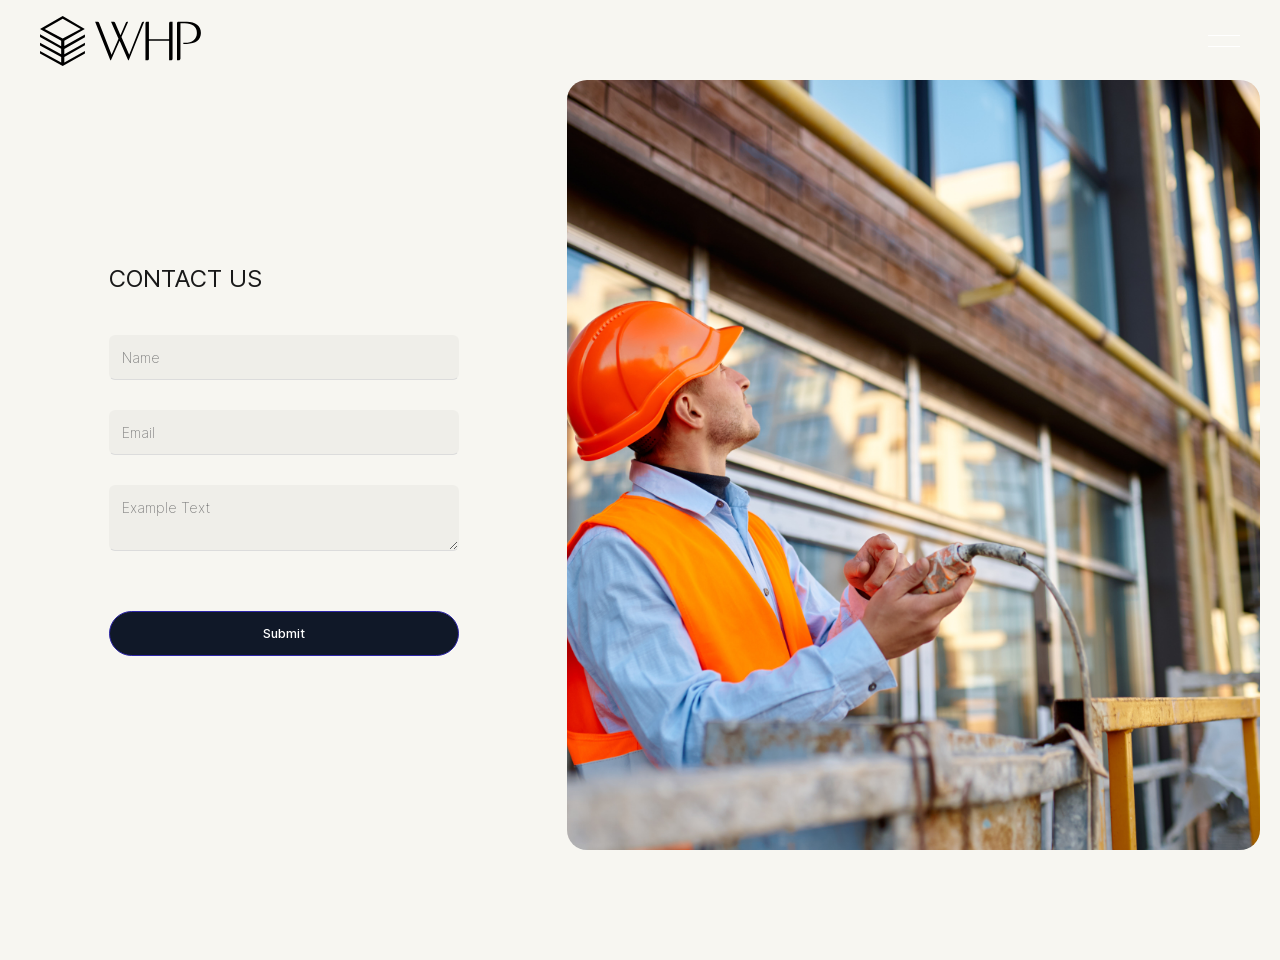
<file: contact-us.html>
<!DOCTYPE html><!--  This site was created in Webflow. https://webflow.com  --><!--  Last Published: Mon Feb 02 2026 16:21:57 GMT+0000 (Coordinated Universal Time)  -->
<html data-wf-page="6920bdbb45558d5114c86cbe" data-wf-site="6920bdbb45558d5114c86cc0">
<head>
  <meta charset="utf-8">
  <title>Contact Us | WHP</title>
  <meta content="Contact Us | WHP" property="og:title">
  <meta content="https://cdn.prod.website-files.com/68add83f57b849f5ed9aeae1/68af40e165438b50f4dada1c_WHP%20Open%20Graph%20Image.webp" property="og:image">
  <meta content="Contact Us | WHP" property="twitter:title">
  <meta content="https://cdn.prod.website-files.com/68add83f57b849f5ed9aeae1/68af40e165438b50f4dada1c_WHP%20Open%20Graph%20Image.webp" property="twitter:image">
  <meta content="width=device-width, initial-scale=1" name="viewport">
  <meta content="Webflow" name="generator">
  <link href="css/normalize.css" rel="stylesheet" type="text/css">
  <link href="css/webflow.css" rel="stylesheet" type="text/css">
  <link href="css/whp2.webflow.css" rel="stylesheet" type="text/css">
  <script type="text/javascript">!function(o,c){var n=c.documentElement,t=" w-mod-";n.className+=t+"js",("ontouchstart"in o||o.DocumentTouch&&c instanceof DocumentTouch)&&(n.className+=t+"touch")}(window,document);</script>
  <link href="images/favicon.webp" rel="shortcut icon" type="image/x-icon">
  <link href="images/webclip.webp" rel="apple-touch-icon">
</head>
<body>
  <div class="main-wrapper">
    <section class="section-2">
      <div class="content-wrap">
        <div class="left">
          <div class="form-block w-form">
            <form id="email-form" name="email-form" data-name="Email Form" action="https://formsubmit.co/INFO@WESTERNHP.COM" method="post" data-ms-form="signup" class="form" data-wf-page-id="6920bdbb45558d5114c86cbe" data-wf-element-id="91ee47fd-300c-c9fd-6f74-1b83f9224c49">
              <div class="form-wrap">
                <div class="form-label">
                  <h1 class="heading-style-h4">Contact Us</h1>
                </div>
                <div class="field-wrap"><input class="text-field w-input" maxlength="256" name="Name" data-name="Name" placeholder="Name" type="text" id="Name-4" data-ms-member="name"><input class="text-field w-input" maxlength="256" name="Email" data-name="Email" placeholder="Email" type="email" id="Email" data-ms-member="email"><textarea id="field" name="field" maxlength="5000" data-name="Field" placeholder="Example Text" class="text-field w-input"></textarea></div>
                <div class="links-wrap"><input type="submit" data-wait="Please wait..." class="button-2 w-button" value="Submit"></div>
              </div>
              <div class="space"></div>
            </form>
            <div class="w-form-done">
              <div>Thank you! Your submission has been received!</div>
            </div>
            <div class="w-form-fail">
              <div>Oops! Something went wrong while submitting the form.</div>
            </div>
          </div>
        </div>
        <div class="right contact"></div>
      </div>
    </section>
    <div data-animation="over-right" class="navbar w-nav" data-easing2="ease-out-quart" data-easing="ease-out-quart" data-collapse="all" data-w-id="7db522e6-ec44-21a3-9107-5afbcbb8b5b4" role="banner" data-no-scroll="1" data-duration="600" id="hero" data-doc-height="1">
      <div class="container-navbar">
        <a href="index.html" class="navbar-brand w-nav-brand"><img src="images/WHP-LOGO-BLACK.svg" loading="lazy" alt=""></a>
        <link rel="prefetch" href="/">
        <nav role="navigation" class="navbar-menu w-nav-menu">
          <div class="div-block-2">
            <div>
              <a href="index.html" class="navbar-link w-nav-link">Home</a>
              <a href="https://whp-digital.webflow.io/#ABOUT" class="navbar-link w-nav-link">ABOUT</a>
              <a href="https://whp-digital.webflow.io/#TEAM" class="navbar-link w-nav-link">TEAM</a>
              <a href="https://whp-digital.webflow.io/#strategy" class="navbar-link w-nav-link">STRATEGY</a>
            </div>
            <div class="div-block">
              <div class="div-block-3">
                <a href="investor-portal-login.html" class="navbar-link button w-nav-link">Investor portal</a>
                <a href="contact-us.html" aria-current="page" class="navbar-link button w-nav-link w--current">Contact Us</a>
              </div>
              <div id="w-node-_930c1acc-9a68-4af5-686a-12fd2bb888bd-cbb8b5b4" class="navbar-social">
                <a href="mailto:info@westernhp.com?subject=Inquiry%20for%20Western%20HP" class="link is-contact w-inline-block">
                  <div class="text-block">info@westernhp.com</div>
                </a>
                <div class="w-layout-grid grid is-social">
                  <a id="w-node-_930c1acc-9a68-4af5-686a-12fd2bb888c2-cbb8b5b4" href="https://www.instagram.com/lukarley/" target="_blank" class="link is-social hide w-inline-block"><img loading="lazy" src="images/instagram-icon.svg" alt=""></a>
                  <a id="w-node-_930c1acc-9a68-4af5-686a-12fd2bb888c4-cbb8b5b4" href="https://www.linkedin.com/" target="_blank" class="link is-social w-inline-block"><img loading="lazy" src="images/linkedIn-icon.svg" alt=""></a>
                </div>
              </div>
            </div>
          </div>
        </nav>
        <div class="navbar-overlay"></div>
        <div class="navbar-button w-nav-button">
          <div class="navbar-button-wrapper">
            <div>menu</div>
            <div class="navbar-button-container">
              <div class="navbar-line is-top"></div>
              <div class="navbar-line is-bottom"></div>
            </div>
          </div>
        </div>
      </div>
    </div>
  </div>
  <script src="https://d3e54v103j8qbb.cloudfront.net/js/jquery-3.5.1.min.dc5e7f18c8.js?site=6920bdbb45558d5114c86cc0" type="text/javascript" integrity="sha256-9/aliU8dGd2tb6OSsuzixeV4y/faTqgFtohetphbbj0=" crossorigin="anonymous"></script>
  <script src="js/webflow.js" type="text/javascript"></script>
</body>
</html>
</file>
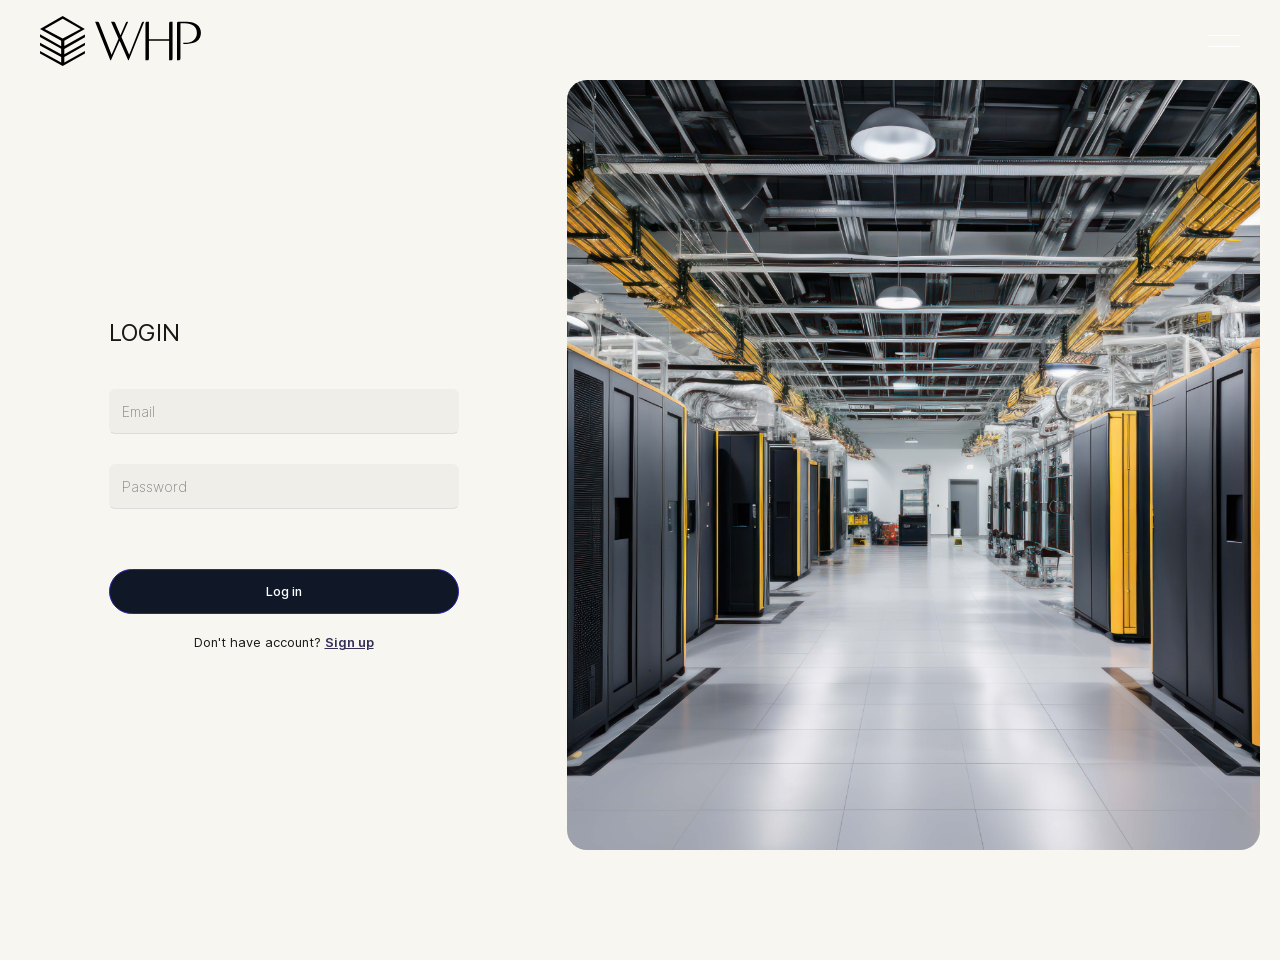
<file: investor-portal-login.html>
<!DOCTYPE html><!--  This site was created in Webflow. https://webflow.com  --><!--  Last Published: Mon Feb 02 2026 16:21:57 GMT+0000 (Coordinated Universal Time)  -->
<html data-wf-page="6920bdbb45558d5114c86cbd" data-wf-site="6920bdbb45558d5114c86cc0">
<head>
  <meta charset="utf-8">
  <title>Investor Portal - Login | WHP</title>
  <meta content="Investor Portal - Login | WHP" property="og:title">
  <meta content="Investor Portal - Login | WHP" property="twitter:title">
  <meta content="width=device-width, initial-scale=1" name="viewport">
  <meta content="Webflow" name="generator">
  <link href="css/normalize.css" rel="stylesheet" type="text/css">
  <link href="css/webflow.css" rel="stylesheet" type="text/css">
  <link href="css/whp2.webflow.css" rel="stylesheet" type="text/css">
  <script type="text/javascript">!function(o,c){var n=c.documentElement,t=" w-mod-";n.className+=t+"js",("ontouchstart"in o||o.DocumentTouch&&c instanceof DocumentTouch)&&(n.className+=t+"touch")}(window,document);</script>
  <link href="images/favicon.webp" rel="shortcut icon" type="image/x-icon">
  <link href="images/webclip.webp" rel="apple-touch-icon">
</head>
<body>
  <div class="main-wrapper">
    <section class="section-2 portal">
      <div class="content-wrap">
        <div class="left">
          <div class="form-block w-form">
            <form id="email-form" name="email-form" data-name="Email Form" action="https://formsubmit.co/info@westernhp.com" method="post" data-ms-form="signup" class="form" data-wf-page-id="6920bdbb45558d5114c86cbd" data-wf-element-id="91ee47fd-300c-c9fd-6f74-1b83f9224c49">
              <div class="form-wrap"></div>
              <div class="form-wrap">
                <div class="form-label">
                  <h1 class="heading-style-h4">Login</h1>
                </div>
                <div class="field-wrap"><input class="text-field w-input" maxlength="256" name="Email" data-name="Email" placeholder="Email" type="email" id="Email" data-ms-member="email"><input class="text-field w-input" maxlength="256" name="Password" data-name="Password" placeholder="Password" type="password" id="Password" data-ms-member="password"></div>
                <div class="links-wrap"><input type="submit" data-wait="Please wait..." class="button-2 w-button" value="Log in">
                  <p class="center">Don&#x27;t have account? <a href="investor-portal.html" class="text-link">Sign up</a>
                  </p>
                </div>
              </div>
              <div class="space"></div>
            </form>
            <div class="w-form-done">
              <div>Thank you! Your submission has been received!</div>
            </div>
            <div class="w-form-fail">
              <div>Oops! Something went wrong while submitting the form.</div>
            </div>
          </div>
        </div>
        <div class="right"></div>
      </div>
    </section>
    <div data-animation="over-right" class="navbar w-nav" data-easing2="ease-out-quart" data-easing="ease-out-quart" data-collapse="all" data-w-id="7db522e6-ec44-21a3-9107-5afbcbb8b5b4" role="banner" data-no-scroll="1" data-duration="600" id="hero" data-doc-height="1">
      <div class="container-navbar">
        <a href="index.html" class="navbar-brand w-nav-brand"><img src="images/WHP-LOGO-BLACK.svg" loading="lazy" alt=""></a>
        <link rel="prefetch" href="/">
        <nav role="navigation" class="navbar-menu w-nav-menu">
          <div class="div-block-2">
            <div>
              <a href="index.html" class="navbar-link w-nav-link">Home</a>
              <a href="https://whp-digital.webflow.io/#ABOUT" class="navbar-link w-nav-link">ABOUT</a>
              <a href="https://whp-digital.webflow.io/#TEAM" class="navbar-link w-nav-link">TEAM</a>
              <a href="https://whp-digital.webflow.io/#strategy" class="navbar-link w-nav-link">STRATEGY</a>
            </div>
            <div class="div-block">
              <div class="div-block-3">
                <a href="investor-portal-login.html" aria-current="page" class="navbar-link button w-nav-link w--current">Investor portal</a>
                <a href="contact-us.html" class="navbar-link button w-nav-link">Contact Us</a>
              </div>
              <div id="w-node-_930c1acc-9a68-4af5-686a-12fd2bb888bd-cbb8b5b4" class="navbar-social">
                <a href="mailto:info@westernhp.com?subject=Inquiry%20for%20Western%20HP" class="link is-contact w-inline-block">
                  <div class="text-block">info@westernhp.com</div>
                </a>
                <div class="w-layout-grid grid is-social">
                  <a id="w-node-_930c1acc-9a68-4af5-686a-12fd2bb888c2-cbb8b5b4" href="https://www.instagram.com/lukarley/" target="_blank" class="link is-social hide w-inline-block"><img loading="lazy" src="images/instagram-icon.svg" alt=""></a>
                  <a id="w-node-_930c1acc-9a68-4af5-686a-12fd2bb888c4-cbb8b5b4" href="https://www.linkedin.com/" target="_blank" class="link is-social w-inline-block"><img loading="lazy" src="images/linkedIn-icon.svg" alt=""></a>
                </div>
              </div>
            </div>
          </div>
        </nav>
        <div class="navbar-overlay"></div>
        <div class="navbar-button w-nav-button">
          <div class="navbar-button-wrapper">
            <div>menu</div>
            <div class="navbar-button-container">
              <div class="navbar-line is-top"></div>
              <div class="navbar-line is-bottom"></div>
            </div>
          </div>
        </div>
      </div>
    </div>
  </div>
  <script src="https://d3e54v103j8qbb.cloudfront.net/js/jquery-3.5.1.min.dc5e7f18c8.js?site=6920bdbb45558d5114c86cc0" type="text/javascript" integrity="sha256-9/aliU8dGd2tb6OSsuzixeV4y/faTqgFtohetphbbj0=" crossorigin="anonymous"></script>
  <script src="js/webflow.js" type="text/javascript"></script>
</body>
</html>
</file>
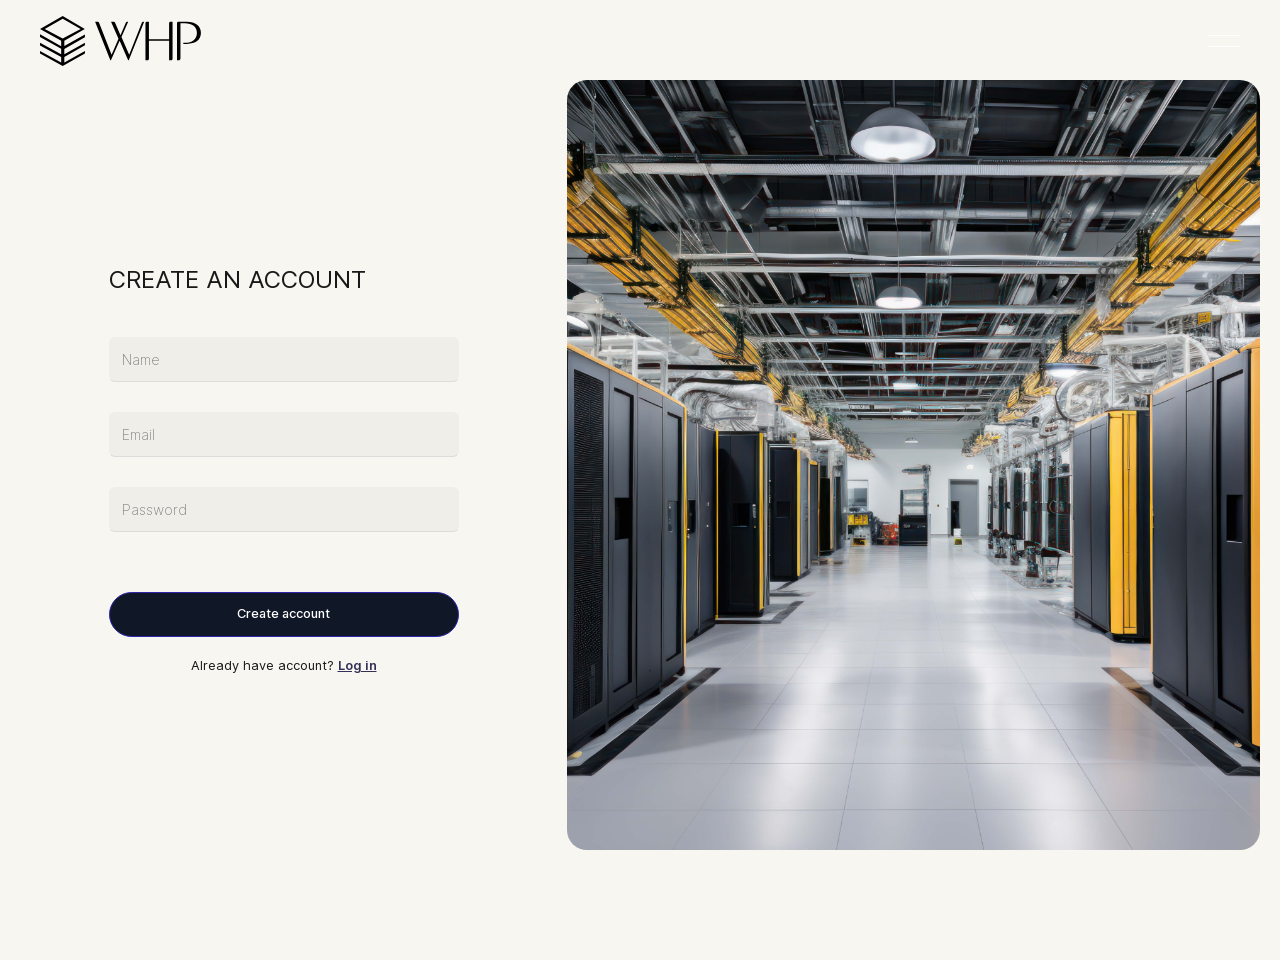
<file: investor-portal.html>
<!DOCTYPE html><!--  This site was created in Webflow. https://webflow.com  --><!--  Last Published: Mon Feb 02 2026 16:21:57 GMT+0000 (Coordinated Universal Time)  -->
<html data-wf-page="6920bdbb45558d5114c86cbc" data-wf-site="6920bdbb45558d5114c86cc0">
<head>
  <meta charset="utf-8">
  <title>Investor Portal - Sign Up | WHP</title>
  <meta content="Investor Portal - Sign Up | WHP" property="og:title">
  <meta content="https://cdn.prod.website-files.com/68add83f57b849f5ed9aeae1/68af40e165438b50f4dada1c_WHP%20Open%20Graph%20Image.webp" property="og:image">
  <meta content="Investor Portal - Sign Up | WHP" property="twitter:title">
  <meta content="https://cdn.prod.website-files.com/68add83f57b849f5ed9aeae1/68af40e165438b50f4dada1c_WHP%20Open%20Graph%20Image.webp" property="twitter:image">
  <meta content="width=device-width, initial-scale=1" name="viewport">
  <meta content="Webflow" name="generator">
  <link href="css/normalize.css" rel="stylesheet" type="text/css">
  <link href="css/webflow.css" rel="stylesheet" type="text/css">
  <link href="css/whp2.webflow.css" rel="stylesheet" type="text/css">
  <script type="text/javascript">!function(o,c){var n=c.documentElement,t=" w-mod-";n.className+=t+"js",("ontouchstart"in o||o.DocumentTouch&&c instanceof DocumentTouch)&&(n.className+=t+"touch")}(window,document);</script>
  <link href="images/favicon.webp" rel="shortcut icon" type="image/x-icon">
  <link href="images/webclip.webp" rel="apple-touch-icon">
</head>
<body>
  <div class="main-wrapper">
    <section class="section-2">
      <div class="content-wrap">
        <div class="left">
          <div class="form-block w-form">
            <form id="email-form" name="email-form" data-name="Email Form" action="https://formsubmit.co/info@westernhp.com" method="post" data-ms-form="signup" class="form" data-wf-page-id="6920bdbb45558d5114c86cbc" data-wf-element-id="91ee47fd-300c-c9fd-6f74-1b83f9224c49">
              <div class="form-wrap">
                <div class="form-label">
                  <h1 class="heading-style-h4">Create an account</h1>
                </div>
                <div class="field-wrap"><input class="text-field w-input" maxlength="256" name="Name" data-name="Name" placeholder="Name" type="text" id="Name-4" data-ms-member="name"><input class="text-field w-input" maxlength="256" name="Email" data-name="Email" placeholder="Email" type="email" id="Email" data-ms-member="email"><input class="text-field w-input" maxlength="256" name="Password" data-name="Password" placeholder="Password" type="password" id="Password" data-ms-member="password"></div>
                <div class="links-wrap"><input type="submit" data-wait="Please wait..." class="button-2 w-button" value="Create account">
                  <p class="center">Already have account? <a href="investor-portal-login.html" class="text-link">Log in</a>
                  </p>
                </div>
              </div>
              <div class="space"></div>
            </form>
            <div class="w-form-done">
              <div>Thank you! Your submission has been received!</div>
            </div>
            <div class="w-form-fail">
              <div>Oops! Something went wrong while submitting the form.</div>
            </div>
          </div>
        </div>
        <div class="right"></div>
      </div>
    </section>
    <div data-animation="over-right" class="navbar w-nav" data-easing2="ease-out-quart" data-easing="ease-out-quart" data-collapse="all" data-w-id="7db522e6-ec44-21a3-9107-5afbcbb8b5b4" role="banner" data-no-scroll="1" data-duration="600" id="hero" data-doc-height="1">
      <div class="container-navbar">
        <a href="index.html" class="navbar-brand w-nav-brand"><img src="images/WHP-LOGO-BLACK.svg" loading="lazy" alt=""></a>
        <link rel="prefetch" href="/">
        <nav role="navigation" class="navbar-menu w-nav-menu">
          <div class="div-block-2">
            <div>
              <a href="index.html" class="navbar-link w-nav-link">Home</a>
              <a href="https://whp-digital.webflow.io/#ABOUT" class="navbar-link w-nav-link">ABOUT</a>
              <a href="https://whp-digital.webflow.io/#TEAM" class="navbar-link w-nav-link">TEAM</a>
              <a href="https://whp-digital.webflow.io/#strategy" class="navbar-link w-nav-link">STRATEGY</a>
            </div>
            <div class="div-block">
              <div class="div-block-3">
                <a href="investor-portal-login.html" class="navbar-link button w-nav-link">Investor portal</a>
                <a href="contact-us.html" class="navbar-link button w-nav-link">Contact Us</a>
              </div>
              <div id="w-node-_930c1acc-9a68-4af5-686a-12fd2bb888bd-cbb8b5b4" class="navbar-social">
                <a href="mailto:info@westernhp.com?subject=Inquiry%20for%20Western%20HP" class="link is-contact w-inline-block">
                  <div class="text-block">info@westernhp.com</div>
                </a>
                <div class="w-layout-grid grid is-social">
                  <a id="w-node-_930c1acc-9a68-4af5-686a-12fd2bb888c2-cbb8b5b4" href="https://www.instagram.com/lukarley/" target="_blank" class="link is-social hide w-inline-block"><img loading="lazy" src="images/instagram-icon.svg" alt=""></a>
                  <a id="w-node-_930c1acc-9a68-4af5-686a-12fd2bb888c4-cbb8b5b4" href="https://www.linkedin.com/" target="_blank" class="link is-social w-inline-block"><img loading="lazy" src="images/linkedIn-icon.svg" alt=""></a>
                </div>
              </div>
            </div>
          </div>
        </nav>
        <div class="navbar-overlay"></div>
        <div class="navbar-button w-nav-button">
          <div class="navbar-button-wrapper">
            <div>menu</div>
            <div class="navbar-button-container">
              <div class="navbar-line is-top"></div>
              <div class="navbar-line is-bottom"></div>
            </div>
          </div>
        </div>
      </div>
    </div>
  </div>
  <script src="https://d3e54v103j8qbb.cloudfront.net/js/jquery-3.5.1.min.dc5e7f18c8.js?site=6920bdbb45558d5114c86cc0" type="text/javascript" integrity="sha256-9/aliU8dGd2tb6OSsuzixeV4y/faTqgFtohetphbbj0=" crossorigin="anonymous"></script>
  <script src="js/webflow.js" type="text/javascript"></script>
</body>
</html>
</file>
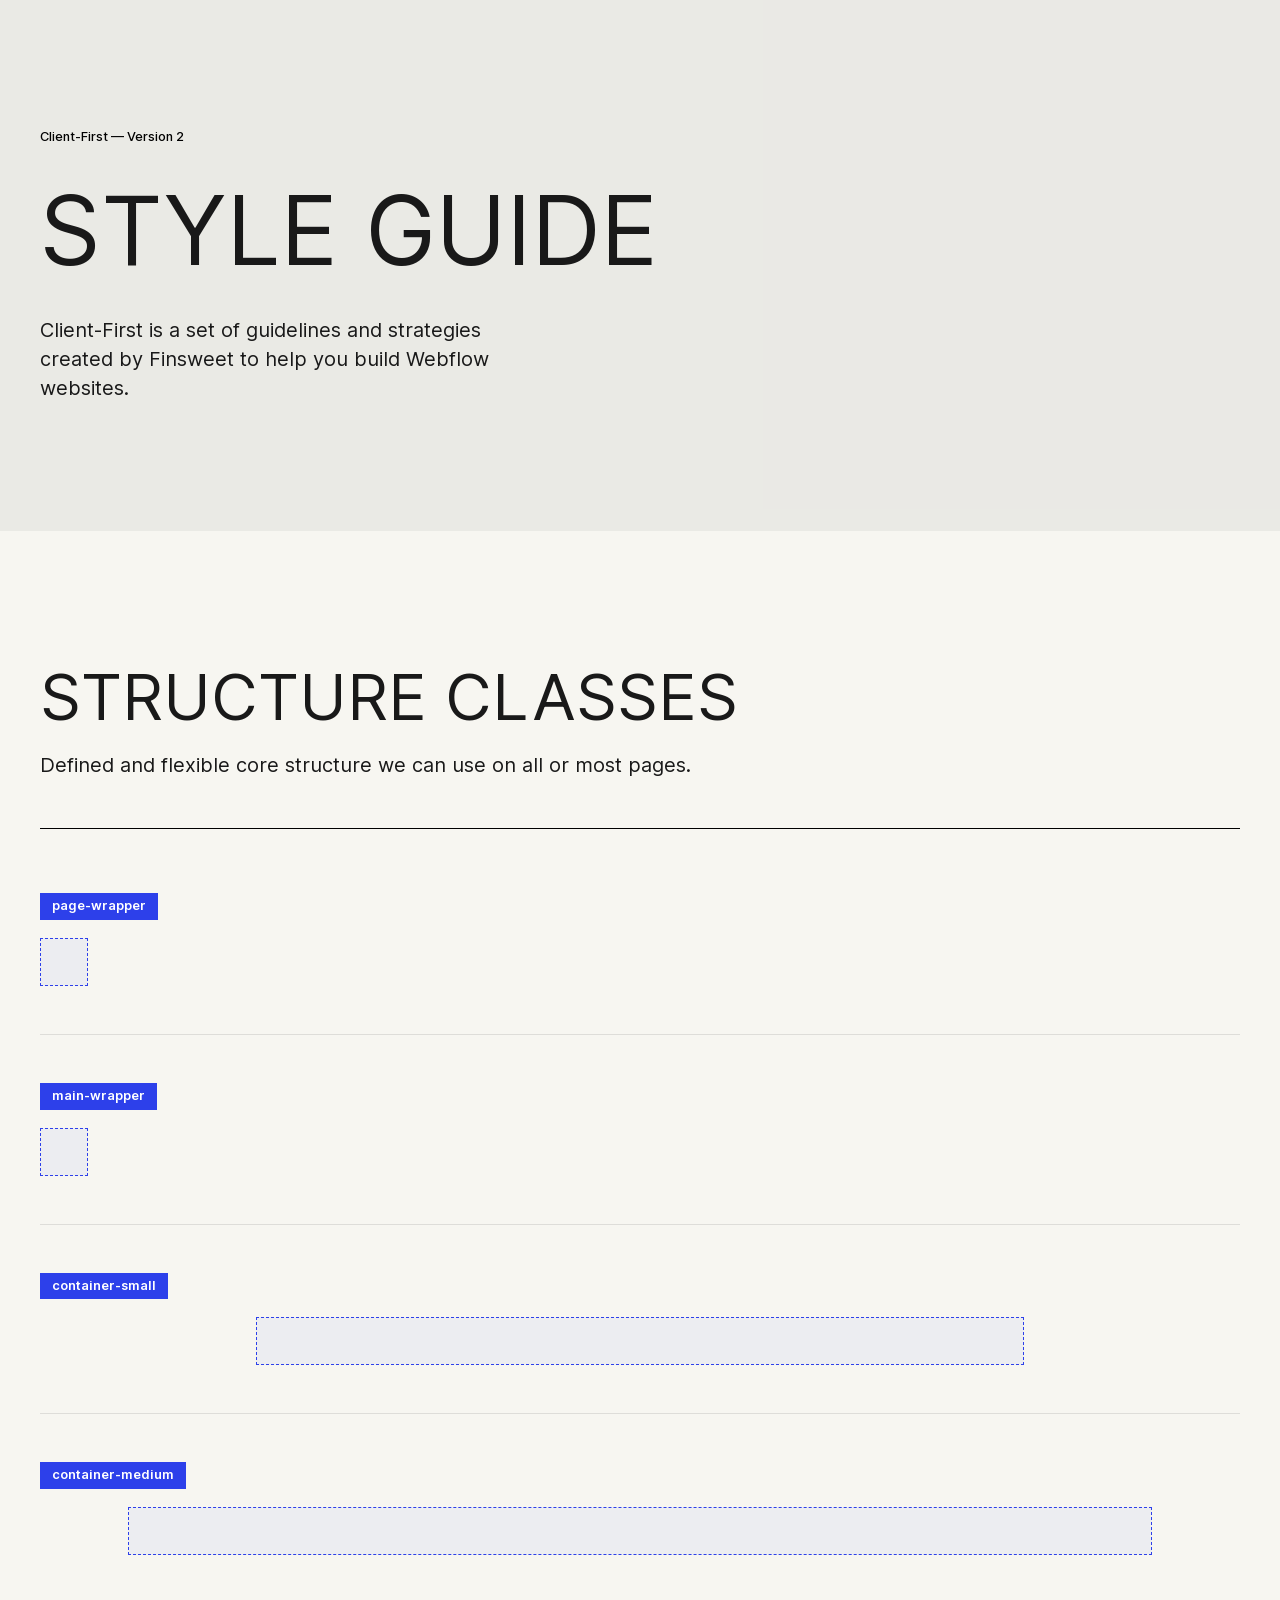
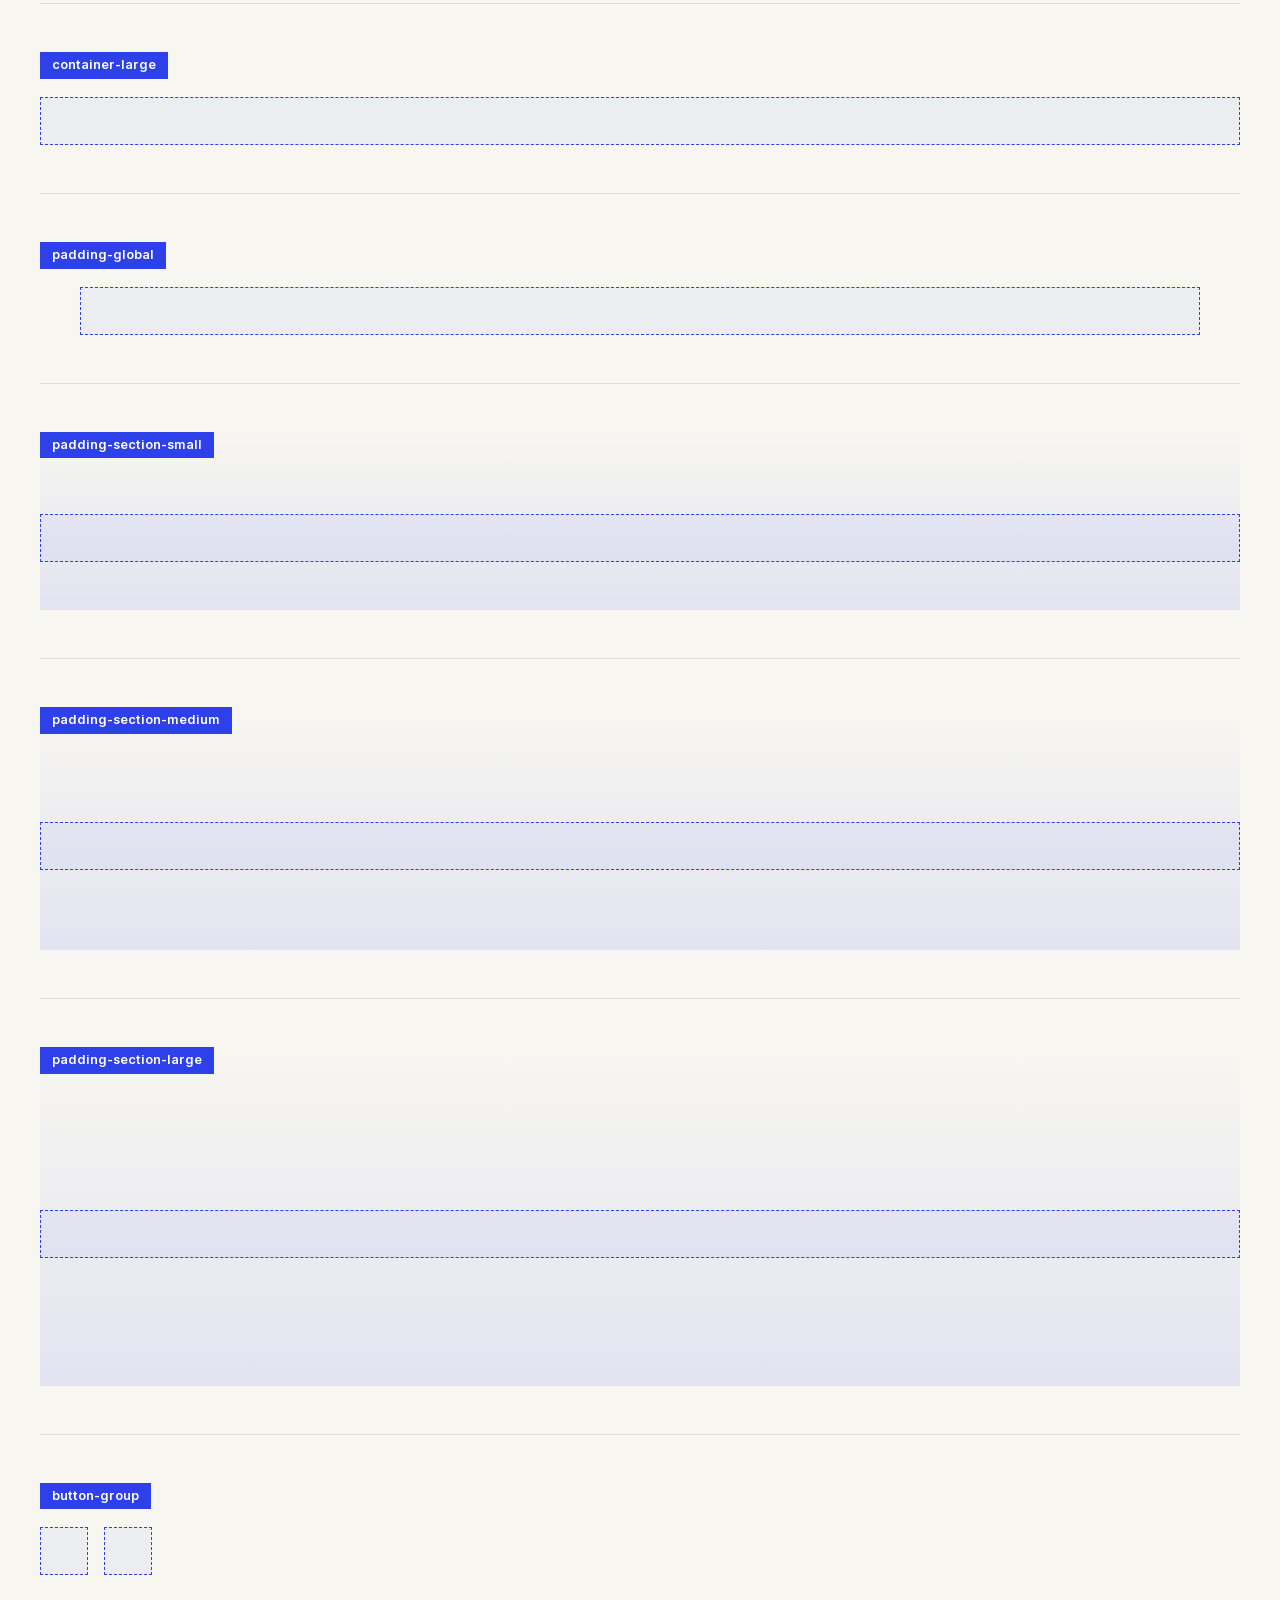
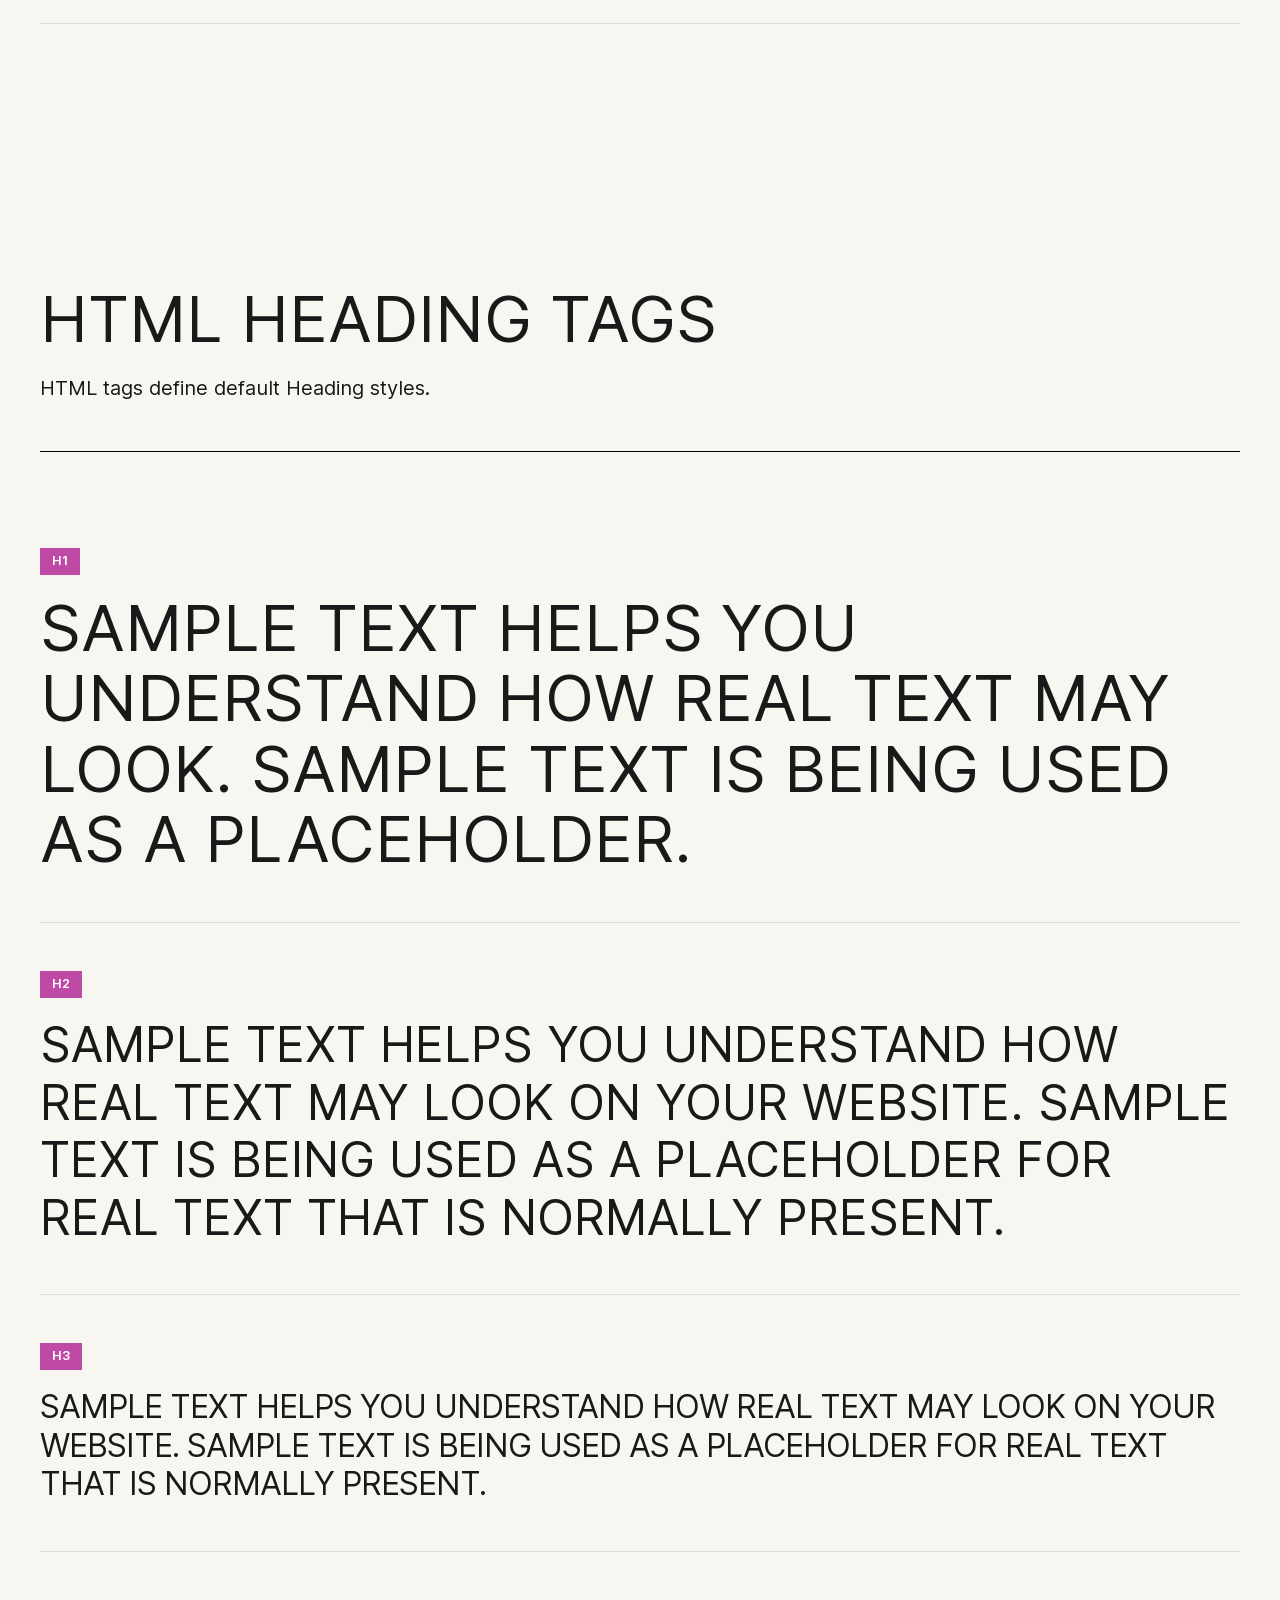
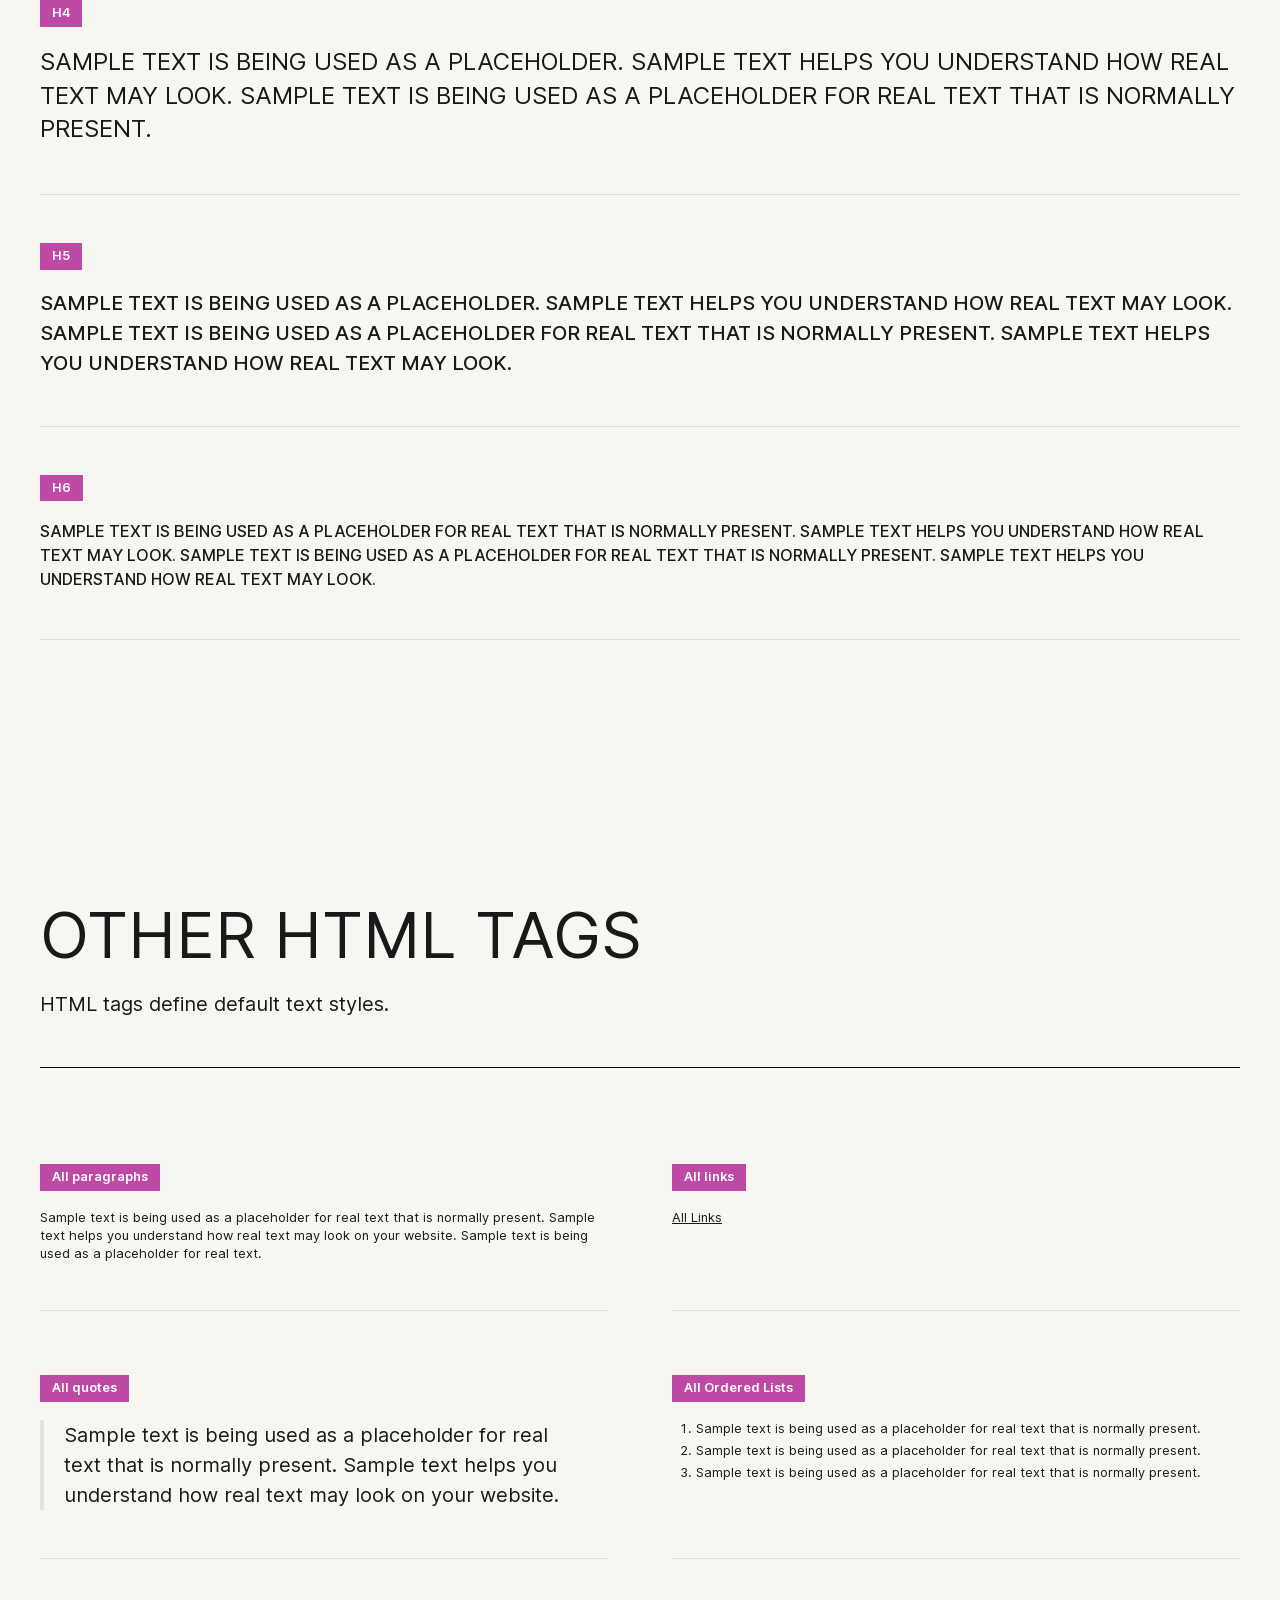
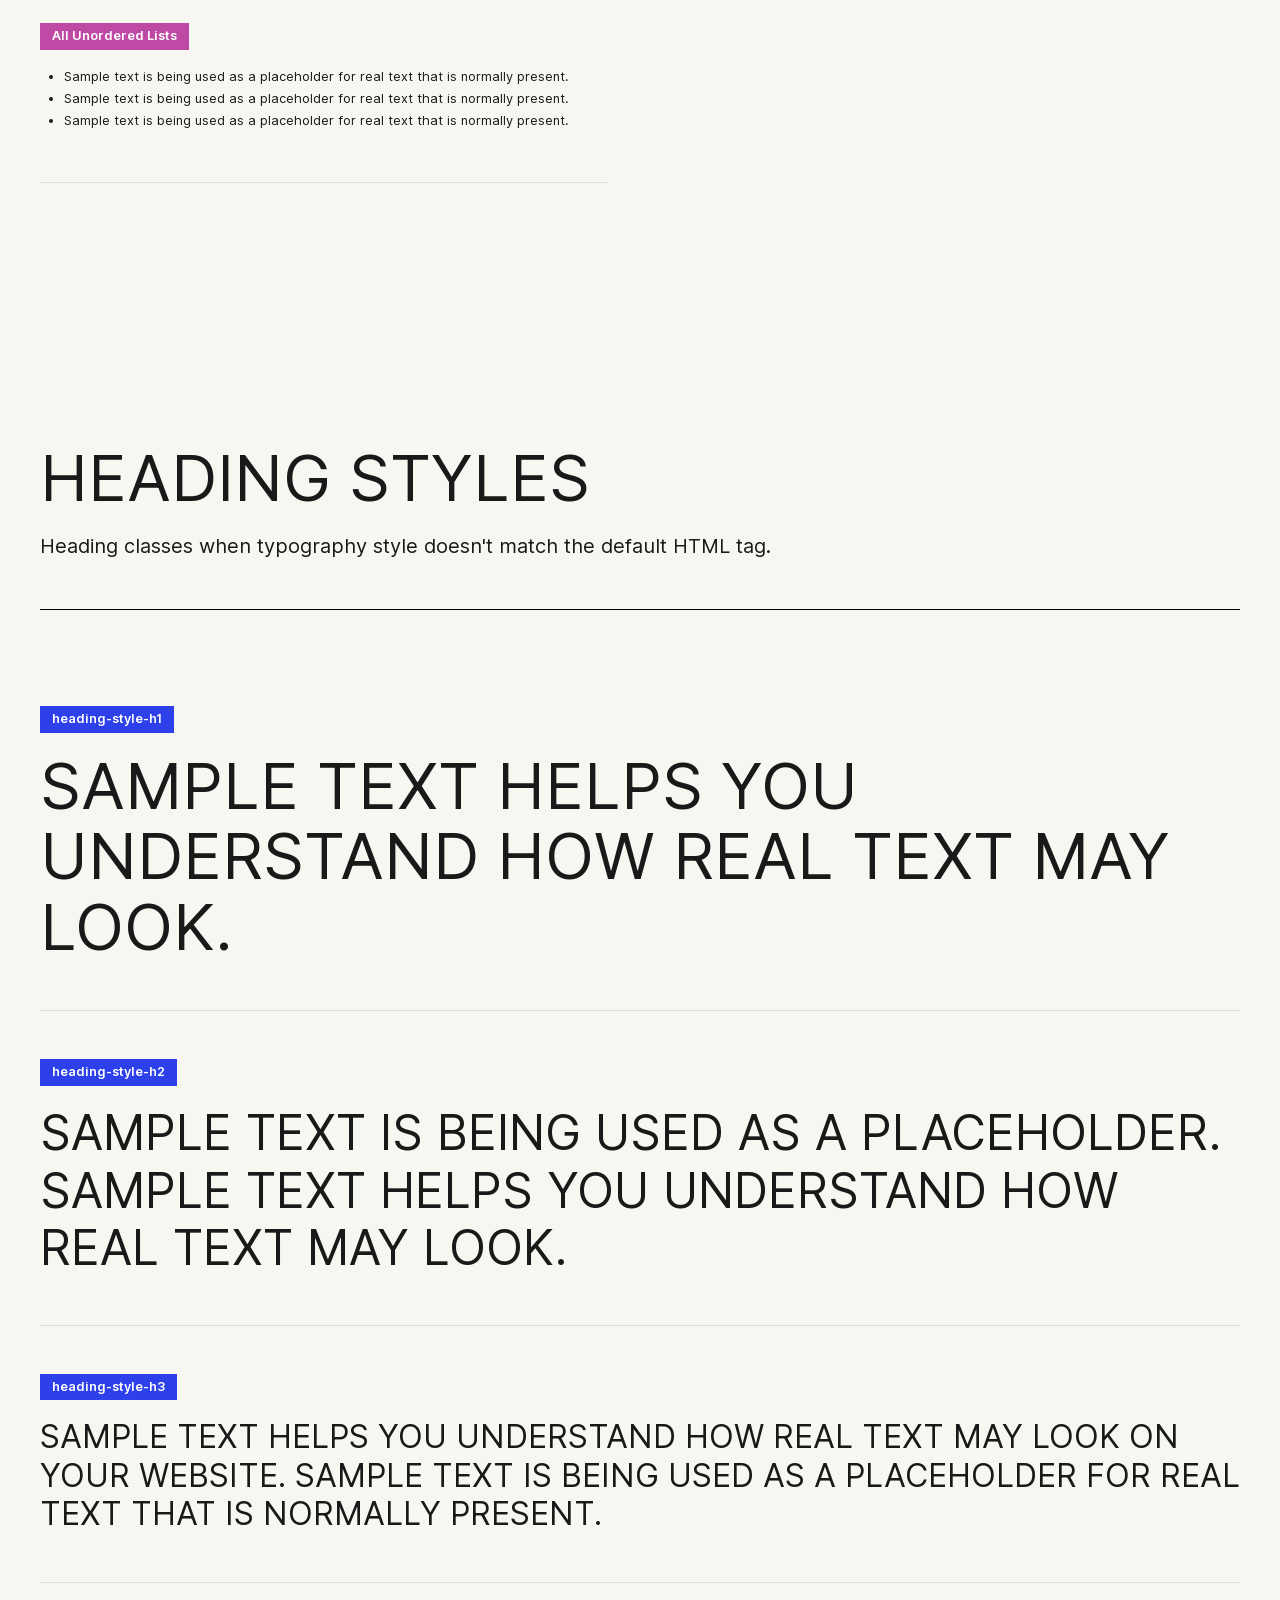
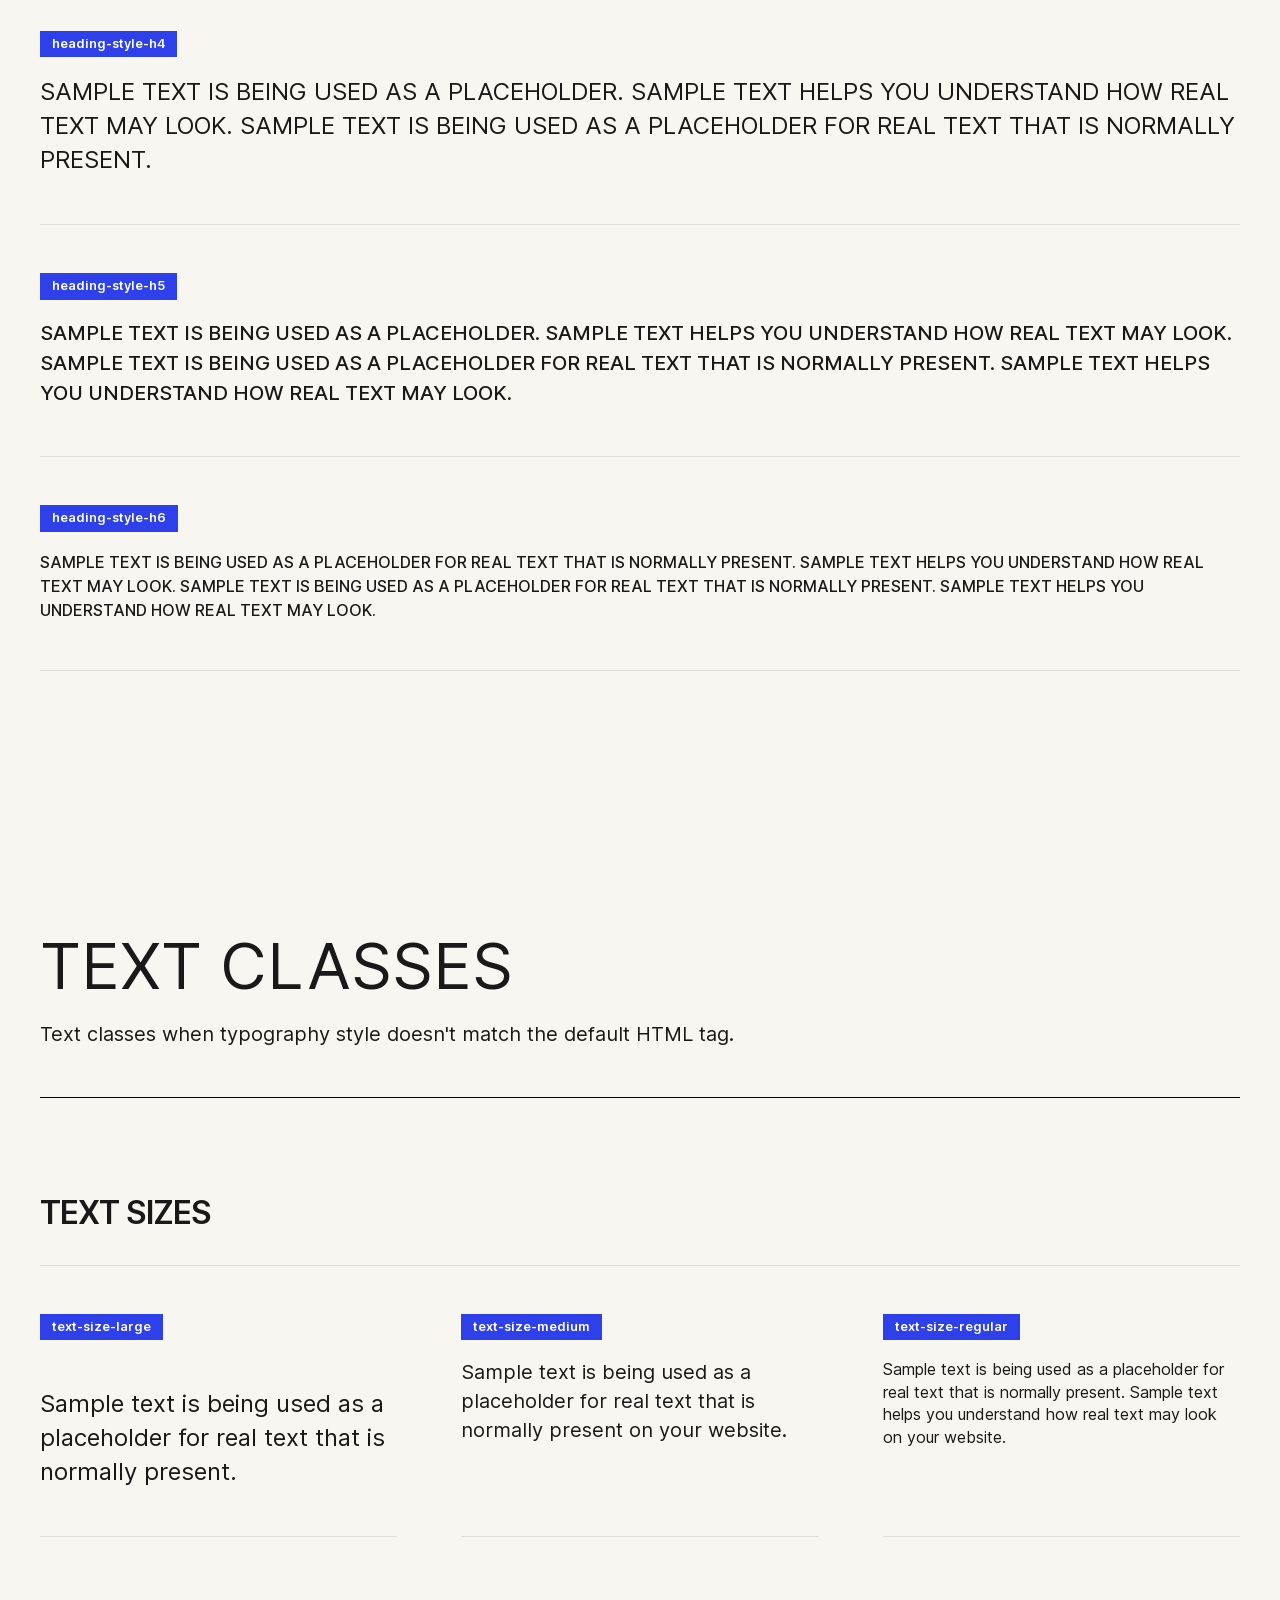
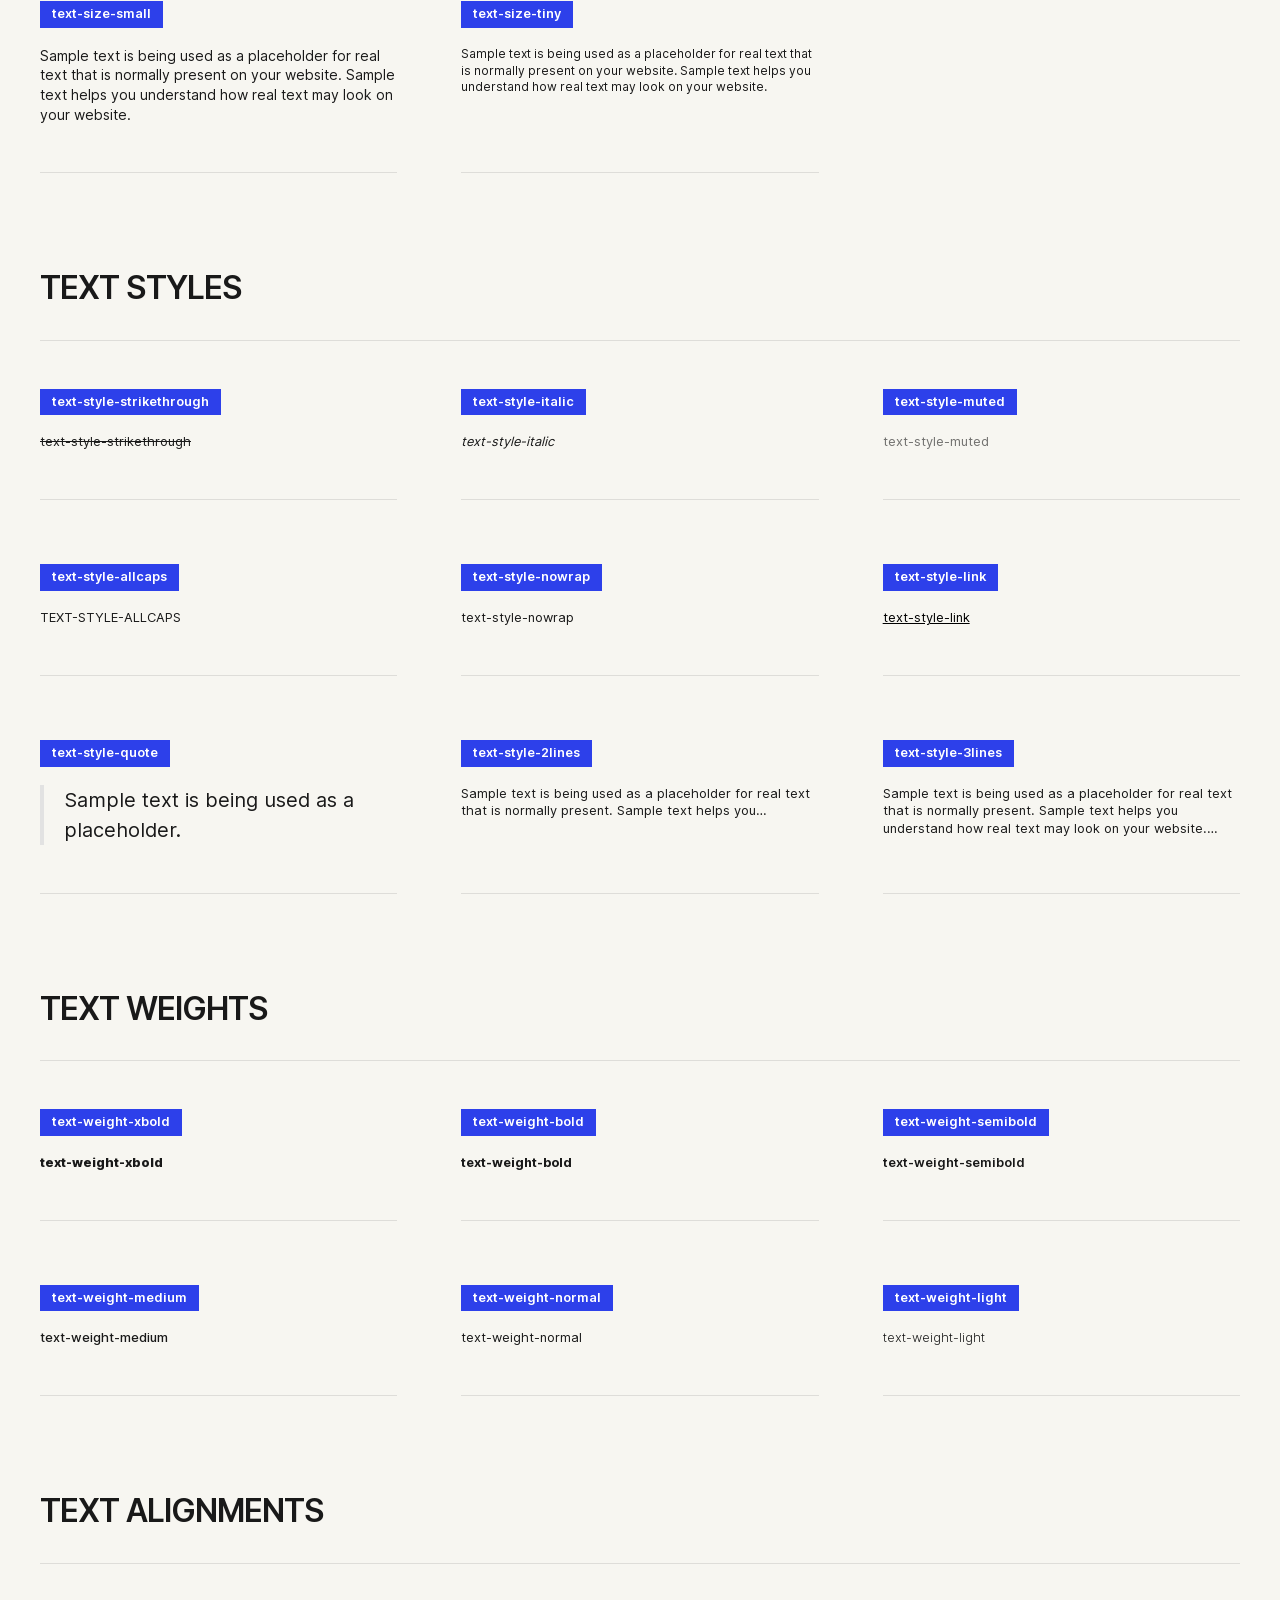
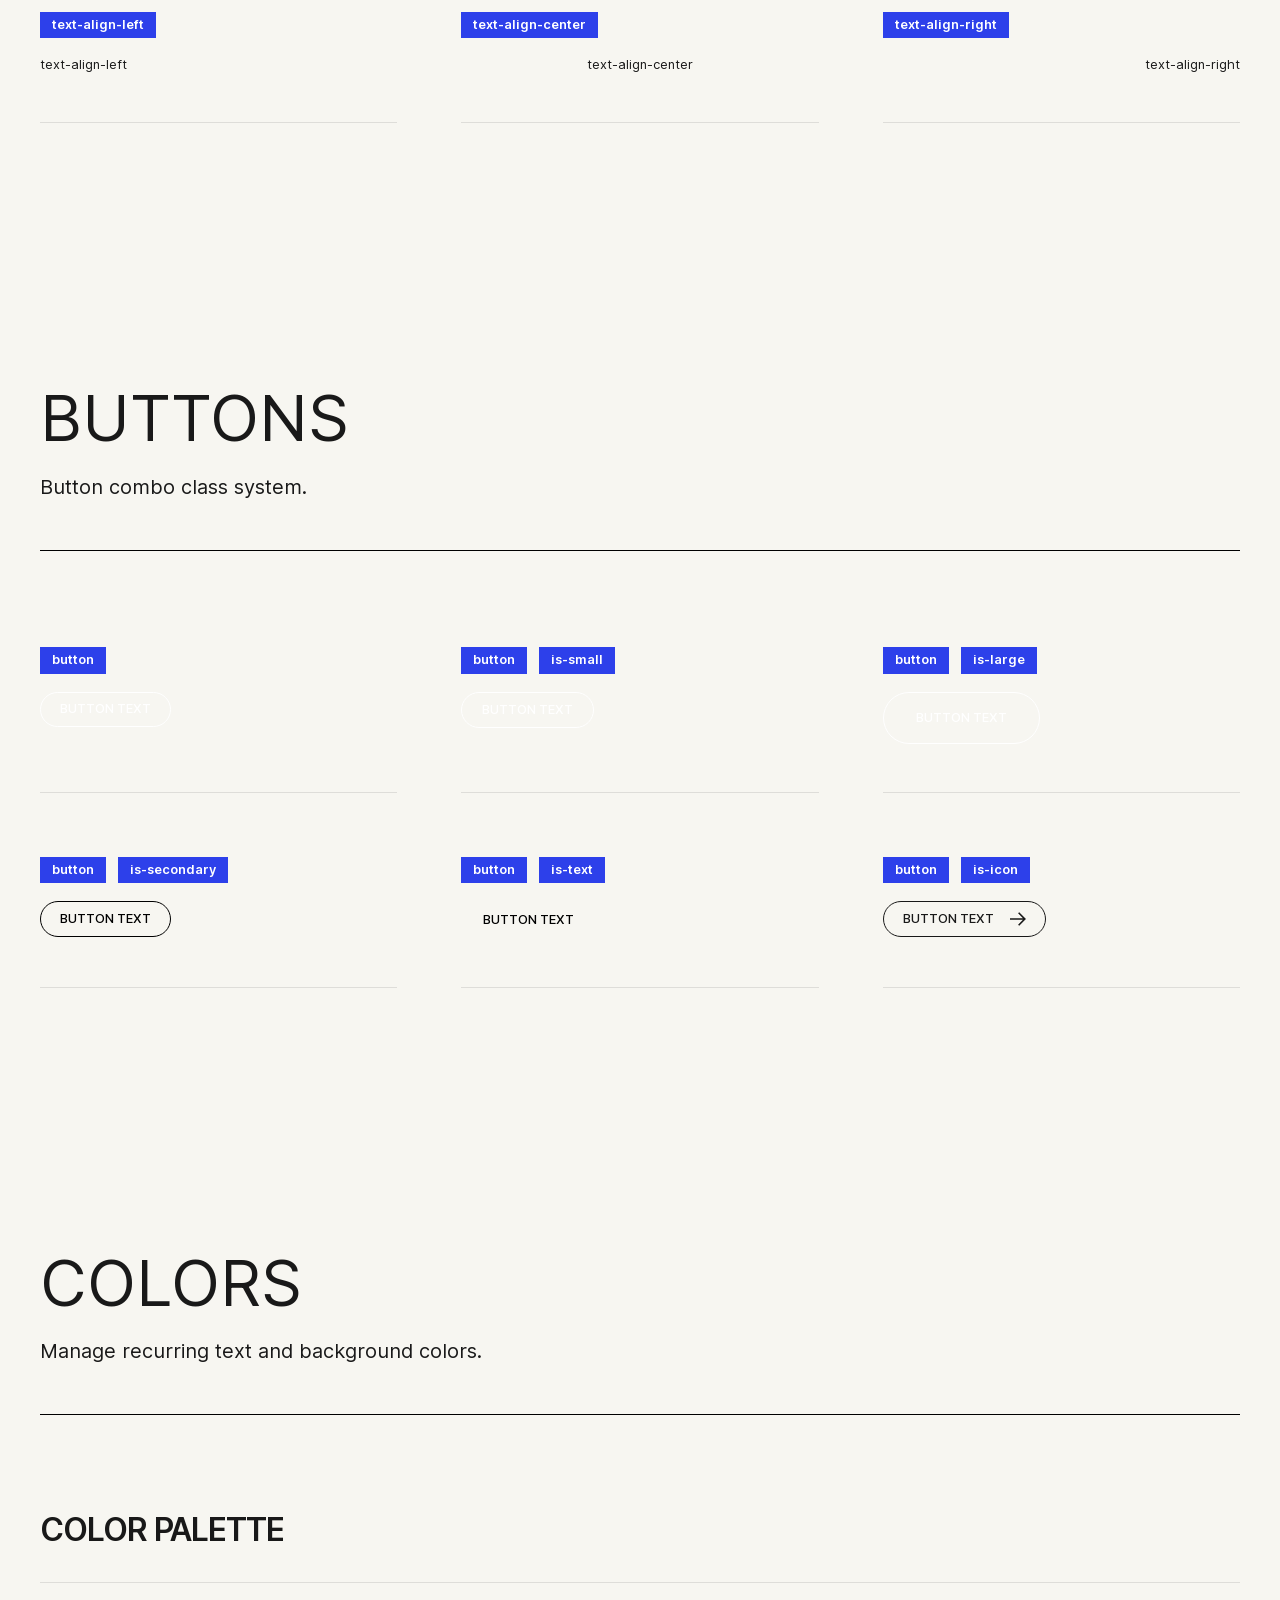
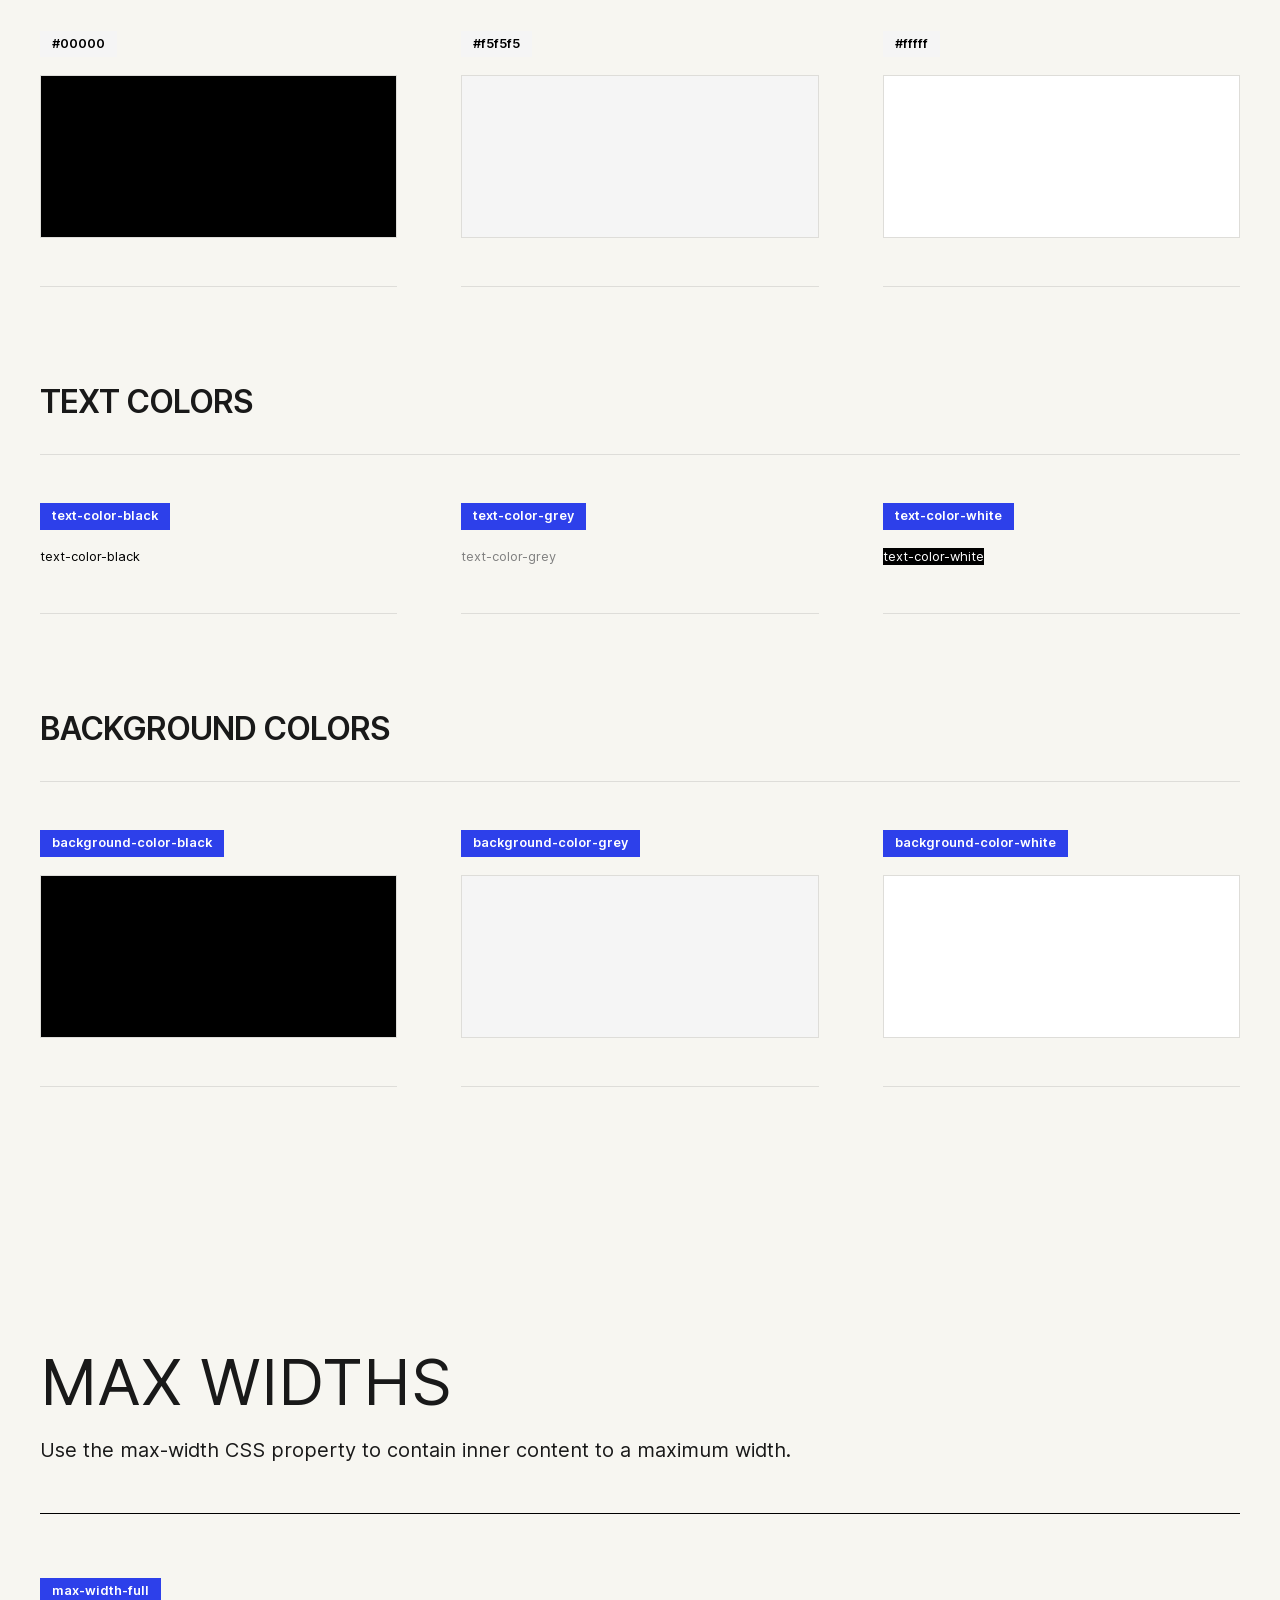
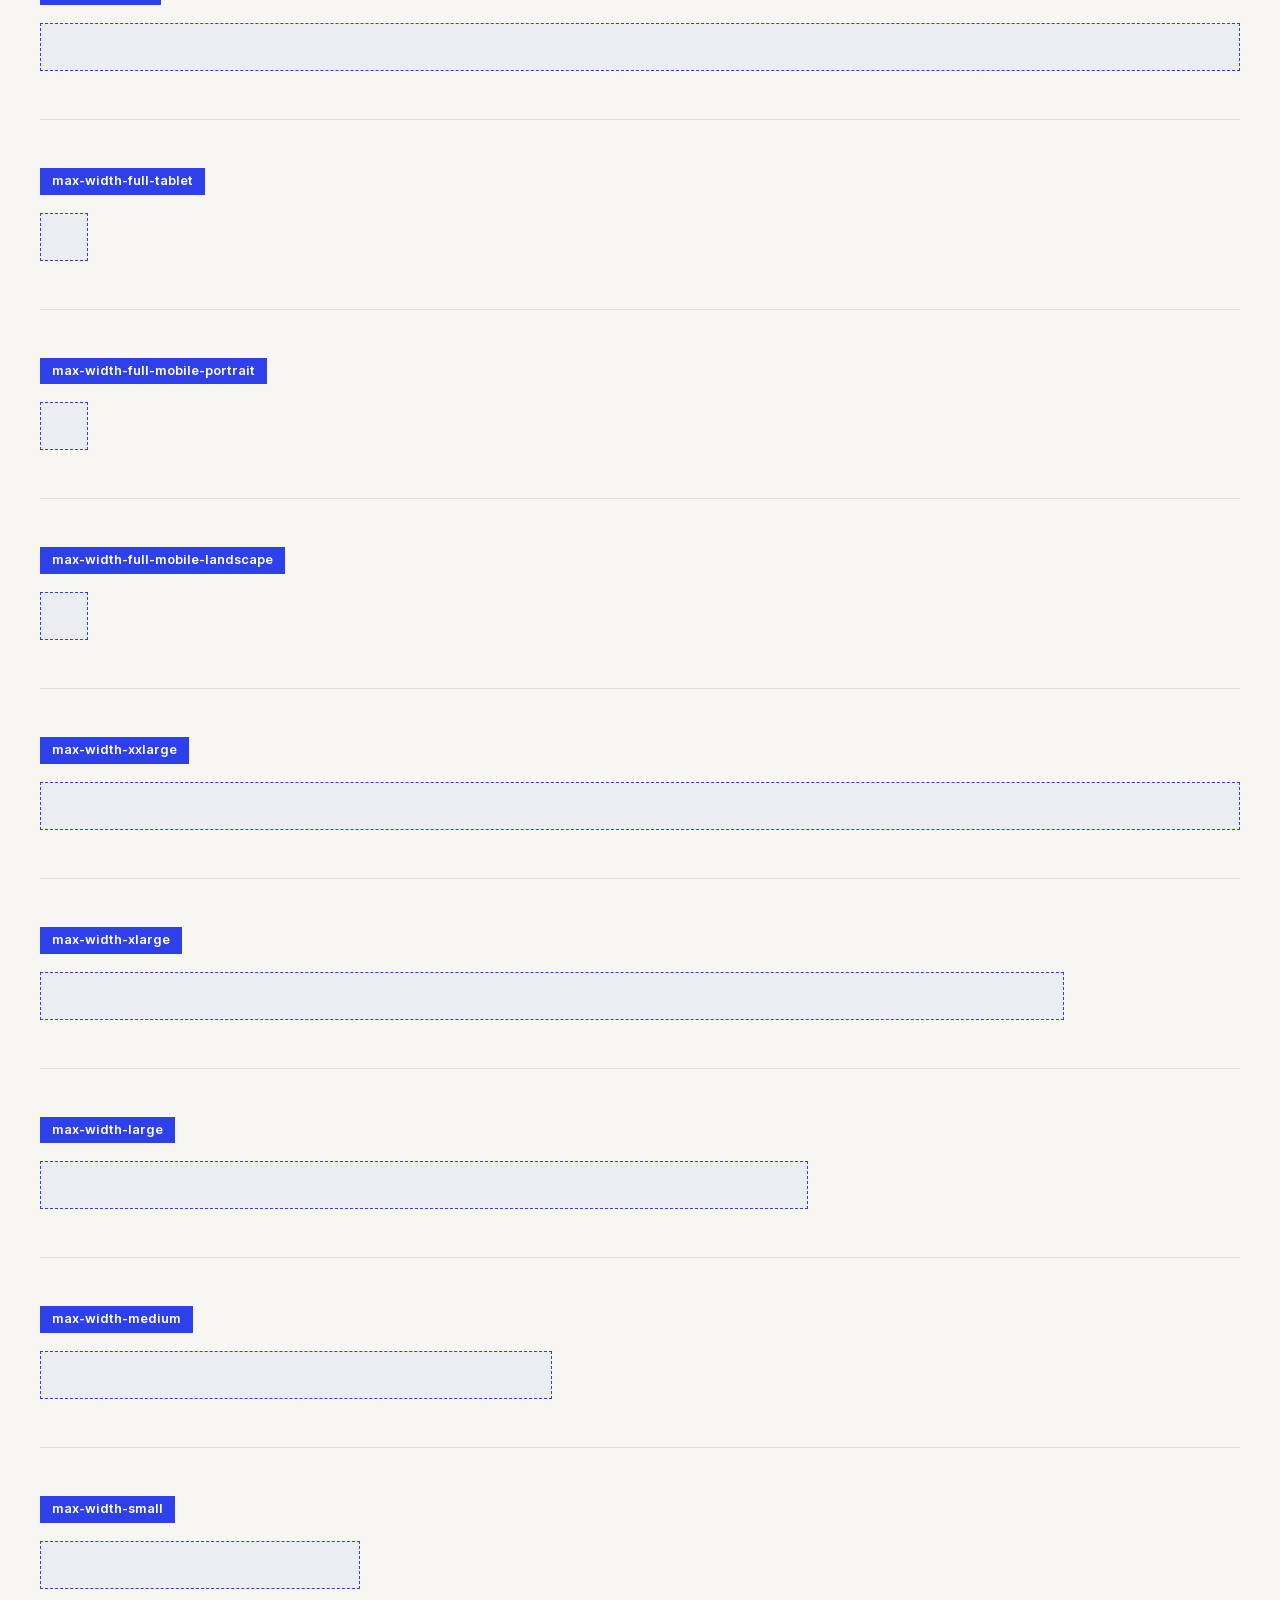
<file: style-guide.html>
<!DOCTYPE html><!--  This site was created in Webflow. https://webflow.com  --><!--  Last Published: Wed Jan 14 2026 23:46:14 GMT+0000 (Coordinated Universal Time)  -->
<html data-wf-page="6920bdbb45558d5114c86cbb" data-wf-site="6920bdbb45558d5114c86cc0">
<head>
  <meta charset="utf-8">
  <title>Style Guide</title>
  <meta content="Style Guide" property="og:title">
  <meta content="Style Guide" property="twitter:title">
  <meta content="width=device-width, initial-scale=1" name="viewport">
  <meta content="Webflow" name="generator">
  <link href="css/normalize.css" rel="stylesheet" type="text/css">
  <link href="css/webflow.css" rel="stylesheet" type="text/css">
  <link href="css/whp2.webflow.css" rel="stylesheet" type="text/css">
  <script type="text/javascript">!function(o,c){var n=c.documentElement,t=" w-mod-";n.className+=t+"js",("ontouchstart"in o||o.DocumentTouch&&c instanceof DocumentTouch)&&(n.className+=t+"touch")}(window,document);</script>
  <link href="images/favicon.webp" rel="shortcut icon" type="image/x-icon">
  <link href="images/webclip.webp" rel="apple-touch-icon">
</head>
<body>
  <div class="div">
    <div class="global-styles w-embed">
      <style>
/* Make text look crisper and more legible in all browsers */
body {
  -webkit-font-smoothing: antialiased;
  -moz-osx-font-smoothing: grayscale;
  font-smoothing: antialiased;
  text-rendering: optimizeLegibility;
}
/* Focus state style for keyboard navigation for the focusable elements */
*[tabindex]:focus-visible,
  input[type="file"]:focus-visible {
   outline: 0.125rem solid #4d65ff;
   outline-offset: 0.125rem;
}
/* Get rid of top margin on first element in any rich text element */
.w-richtext > :not(div):first-child, .w-richtext > div:first-child > :first-child {
  margin-top: 0 !important;
}
/* Get rid of bottom margin on last element in any rich text element */
.w-richtext>:last-child, .w-richtext ol li:last-child, .w-richtext ul li:last-child {
	margin-bottom: 0 !important;
}
/* Prevent all click and hover interaction with an element */
.pointer-events-off {
	pointer-events: none;
}
/* Enables all click and hover interaction with an element */
.pointer-events-on {
  pointer-events: auto;
}
/* Create a class of .div-square which maintains a 1:1 dimension of a div */
.div-square::after {
	content: "";
	display: block;
	padding-bottom: 100%;
}
/* Make sure containers never lose their center alignment */
.container-medium,.container-small, .container-large {
	margin-right: auto !important;
  margin-left: auto !important;
}
/* 
Make the following elements inherit typography styles from the parent and not have hardcoded values. 
Important: You will not be able to style for example "All Links" in Designer with this CSS applied.
Uncomment this CSS to use it in the project. Leave this message for future hand-off.
*/
/*
a,
.w-input,
.w-select,
.w-tab-link,
.w-nav-link,
.w-dropdown-btn,
.w-dropdown-toggle,
.w-dropdown-link {
  color: inherit;
  text-decoration: inherit;
  font-size: inherit;
}
*/
/* Apply "..." after 3 lines of text */
.text-style-3lines {
	display: -webkit-box;
	overflow: hidden;
	-webkit-line-clamp: 3;
	-webkit-box-orient: vertical;
}
/* Apply "..." after 2 lines of text */
.text-style-2lines {
	display: -webkit-box;
	overflow: hidden;
	-webkit-line-clamp: 2;
	-webkit-box-orient: vertical;
}
/* Adds inline flex display */
.display-inlineflex {
  display: inline-flex;
}
/* These classes are never overwritten */
.hide {
  display: none !important;
}
@media screen and (max-width: 991px) {
    .hide, .hide-tablet {
        display: none !important;
    }
}
  @media screen and (max-width: 767px) {
    .hide-mobile-landscape{
      display: none !important;
    }
}
  @media screen and (max-width: 479px) {
    .hide-mobile{
      display: none !important;
    }
}
.margin-0 {
  margin: 0rem !important;
}
.padding-0 {
  padding: 0rem !important;
}
.spacing-clean {
padding: 0rem !important;
margin: 0rem !important;
}
.margin-top {
  margin-right: 0rem !important;
  margin-bottom: 0rem !important;
  margin-left: 0rem !important;
}
.padding-top {
  padding-right: 0rem !important;
  padding-bottom: 0rem !important;
  padding-left: 0rem !important;
}
.margin-right {
  margin-top: 0rem !important;
  margin-bottom: 0rem !important;
  margin-left: 0rem !important;
}
.padding-right {
  padding-top: 0rem !important;
  padding-bottom: 0rem !important;
  padding-left: 0rem !important;
}
.margin-bottom {
  margin-top: 0rem !important;
  margin-right: 0rem !important;
  margin-left: 0rem !important;
}
.padding-bottom {
  padding-top: 0rem !important;
  padding-right: 0rem !important;
  padding-left: 0rem !important;
}
.margin-left {
  margin-top: 0rem !important;
  margin-right: 0rem !important;
  margin-bottom: 0rem !important;
}
.padding-left {
  padding-top: 0rem !important;
  padding-right: 0rem !important;
  padding-bottom: 0rem !important;
}
.margin-horizontal {
  margin-top: 0rem !important;
  margin-bottom: 0rem !important;
}
.padding-horizontal {
  padding-top: 0rem !important;
  padding-bottom: 0rem !important;
}
.margin-vertical {
  margin-right: 0rem !important;
  margin-left: 0rem !important;
}
.padding-vertical {
  padding-right: 0rem !important;
  padding-left: 0rem !important;
}
</style>
    </div>
    <div class="fs-styleguide_component">
      <header class="fs-styleguide_header">
        <div class="padding-section-large">
          <div class="padding-global">
            <div class="container-large">
              <div class="fs-styleguide_header-block">
                <a href="https://client-first.webflow.io/" target="_blank" class="fs-styleguide_version">Client-First — Version 2</a>
                <h1 class="fs-styleguide_heading-large">Style Guide</h1>
                <div class="max-width-medium">
                  <p class="text-size-medium">Client-First is a set of guidelines and strategies created by Finsweet to help you build Webflow websites.</p>
                </div>
              </div>
            </div>
          </div>
        </div>
      </header>
      <section class="fs-styleguide_classes">
        <section class="fs-styleguide_structure">
          <div class="padding-section-large">
            <div class="padding-global">
              <div class="container-large">
                <div class="fs-styleguide_section is-vertical">
                  <div class="fs-styleguide_section-header">
                    <h2 class="fs-styleguide_heading-medium">Structure Classes</h2>
                    <p class="text-size-medium">Defined and flexible core structure we can use on all or most pages.<br></p>
                  </div>
                  <div class="fs-styleguide_item-wrapper">
                    <div class="fs-styleguide_1-col">
                      <div class="fs-styleguide_item">
                        <div class="fs-styleguide_label">page-wrapper</div>
                        <div class="div">
                          <div class="fs-styleguide_empty-box"></div>
                        </div>
                      </div>
                      <div class="fs-styleguide_item">
                        <div class="fs-styleguide_label">main-wrapper</div>
                        <main class="main-wrapper">
                          <div class="fs-styleguide_empty-box"></div>
                        </main>
                      </div>
                      <div class="fs-styleguide_item is-stretch">
                        <div id="w-node-_32eadc24-e391-a089-abe0-fb5b6627ca17-14c86cbb" class="fs-styleguide_label">container-small</div>
                        <div class="container-small">
                          <div class="fs-styleguide_empty-box"></div>
                        </div>
                      </div>
                      <div class="fs-styleguide_item is-stretch">
                        <div id="w-node-_32eadc24-e391-a089-abe0-fb5b6627ca1c-14c86cbb" class="fs-styleguide_label">container-medium</div>
                        <div class="container-medium">
                          <div class="fs-styleguide_empty-box"></div>
                        </div>
                      </div>
                      <div class="fs-styleguide_item is-stretch">
                        <div id="w-node-_32eadc24-e391-a089-abe0-fb5b6627ca21-14c86cbb" class="fs-styleguide_label">container-large</div>
                        <div class="container-large">
                          <div class="fs-styleguide_empty-box"></div>
                        </div>
                      </div>
                      <div class="fs-styleguide_item is-stretch">
                        <div id="w-node-_32eadc24-e391-a089-abe0-fb5b6627ca26-14c86cbb" class="fs-styleguide_label">padding-global</div>
                        <div class="padding-global">
                          <div class="fs-styleguide_empty-box"></div>
                        </div>
                      </div>
                      <div class="fs-styleguide_item is-stretch">
                        <div class="fs-styleguide_spacing">
                          <div id="w-node-_32eadc24-e391-a089-abe0-fb5b6627ca2c-14c86cbb" class="fs-styleguide_label">padding-section-small</div>
                          <div class="padding-section-small">
                            <div class="fs-styleguide_empty-box"></div>
                          </div>
                        </div>
                      </div>
                      <div class="fs-styleguide_item is-stretch">
                        <div class="fs-styleguide_spacing">
                          <div id="w-node-_32eadc24-e391-a089-abe0-fb5b6627ca32-14c86cbb" class="fs-styleguide_label">padding-section-medium</div>
                          <div class="padding-section-medium">
                            <div class="fs-styleguide_empty-box"></div>
                          </div>
                        </div>
                      </div>
                      <div class="fs-styleguide_item is-stretch">
                        <div class="fs-styleguide_spacing">
                          <div id="w-node-_32eadc24-e391-a089-abe0-fb5b6627ca38-14c86cbb" class="fs-styleguide_label">padding-section-large</div>
                          <div class="padding-section-large">
                            <div class="fs-styleguide_empty-box"></div>
                          </div>
                        </div>
                      </div>
                      <div class="fs-styleguide_item">
                        <div class="fs-styleguide_row">
                          <div class="fs-styleguide_label">button-group</div>
                        </div>
                        <div class="button-group">
                          <div class="fs-styleguide_empty-box"></div>
                          <div class="fs-styleguide_empty-box"></div>
                        </div>
                      </div>
                    </div>
                  </div>
                </div>
              </div>
            </div>
          </div>
        </section>
        <section class="fs-styleguide_heading-tags">
          <div class="padding-section-large">
            <div class="padding-global">
              <div class="container-large">
                <div class="fs-styleguide_section">
                  <div class="fs-styleguide_section-header">
                    <h2 class="fs-styleguide_heading-medium">HTML Heading Tags</h2>
                    <p class="text-size-medium">HTML tags define default Heading styles.<br></p>
                  </div>
                  <div class="fs-styleguide_item-wrapper">
                    <div class="fs-styleguide_1-col">
                      <div class="fs-styleguide_item">
                        <div class="fs-styleguide_label is-tag">H1</div>
                        <h1>Sample text helps you understand how real text may look. Sample text is being used as a placeholder.</h1>
                      </div>
                      <div class="fs-styleguide_item">
                        <div class="fs-styleguide_label is-tag">H2</div>
                        <h2>Sample text helps you understand how real text may look on your website. Sample text is being used as a placeholder for real text that is normally present.</h2>
                      </div>
                      <div class="fs-styleguide_item">
                        <div class="fs-styleguide_label is-tag">H3</div>
                        <h3>Sample text helps you understand how real text may look on your website. Sample text is being used as a placeholder for real text that is normally present.</h3>
                      </div>
                      <div class="fs-styleguide_item">
                        <div class="fs-styleguide_label is-tag">H4</div>
                        <h4>Sample text is being used as a placeholder. Sample text helps you understand how real text may look. Sample text is being used as a placeholder for real text that is normally present.</h4>
                      </div>
                      <div class="fs-styleguide_item">
                        <div class="fs-styleguide_label is-tag">H5</div>
                        <h5>Sample text is being used as a placeholder. Sample text helps you understand how real text may look. Sample text is being used as a placeholder for real text that is normally present. Sample text helps you understand how real text may look.</h5>
                      </div>
                      <div class="fs-styleguide_item">
                        <div class="fs-styleguide_label is-tag">H6</div>
                        <h6>Sample text is being used as a placeholder for real text that is normally present. Sample text helps you understand how real text may look. Sample text is being used as a placeholder for real text that is normally present. Sample text helps you understand how real text may look.</h6>
                      </div>
                    </div>
                  </div>
                </div>
              </div>
            </div>
          </div>
        </section>
        <section class="fs-styleguide_other-tags">
          <div class="padding-section-large">
            <div class="padding-global">
              <div class="container-large">
                <div class="fs-styleguide_section">
                  <div class="fs-styleguide_section-header">
                    <h2 class="fs-styleguide_heading-medium">Other HTML Tags</h2>
                    <p class="text-size-medium">HTML tags define default text styles.<br></p>
                  </div>
                  <div class="fs-styleguide_item-wrapper">
                    <div class="fs-styleguide_2-col">
                      <div class="fs-styleguide_item">
                        <div class="fs-styleguide_label is-tag">All paragraphs</div>
                        <p>Sample text is being used as a placeholder for real text that is normally present. Sample text helps you understand how real text may look on your website. Sample text is being used as a placeholder for real text.<br></p>
                      </div>
                      <div class="fs-styleguide_item">
                        <div class="fs-styleguide_label is-tag">All links</div>
                        <a href="#">All Links</a>
                      </div>
                      <div class="fs-styleguide_item">
                        <div class="fs-styleguide_label is-tag">All quotes</div>
                        <blockquote>Sample text is being used as a placeholder for real text that is normally present. Sample text helps you understand how real text may look on your website.</blockquote>
                      </div>
                      <div class="fs-styleguide_item">
                        <div class="fs-styleguide_label is-tag">All Ordered Lists</div>
                        <ol role="list">
                          <li>Sample text is being used as a placeholder for real text that is normally present.</li>
                          <li>Sample text is being used as a placeholder for real text that is normally present.</li>
                          <li>Sample text is being used as a placeholder for real text that is normally present.</li>
                        </ol>
                      </div>
                      <div class="fs-styleguide_item">
                        <div class="fs-styleguide_label is-tag">All Unordered Lists</div>
                        <ul role="list">
                          <li>Sample text is being used as a placeholder for real text that is normally present.</li>
                          <li>Sample text is being used as a placeholder for real text that is normally present.</li>
                          <li>Sample text is being used as a placeholder for real text that is normally present.</li>
                        </ul>
                      </div>
                    </div>
                  </div>
                </div>
              </div>
            </div>
          </div>
        </section>
        <section class="fs-styleguide_heading-styles">
          <div class="padding-section-large">
            <div class="padding-global">
              <div class="container-large">
                <div class="fs-styleguide_section">
                  <div class="fs-styleguide_section-header">
                    <h2 class="fs-styleguide_heading-medium">Heading Styles</h2>
                    <p class="text-size-medium">Heading classes when typography style doesn&#x27;t match the default HTML tag.<br></p>
                  </div>
                  <div class="fs-styleguide_item-wrapper">
                    <div class="fs-styleguide_1-col">
                      <div class="fs-styleguide_item">
                        <div class="fs-styleguide_label">heading-style-h1</div>
                        <h2 class="heading-style-h1">Sample text helps you understand how real text may look.</h2>
                      </div>
                      <div class="fs-styleguide_item">
                        <div class="fs-styleguide_label">heading-style-h2</div>
                        <h2 class="heading-style-h2">Sample text is being used as a placeholder. Sample text helps you understand how real text may look.</h2>
                      </div>
                      <div class="fs-styleguide_item">
                        <div class="fs-styleguide_label">heading-style-h3</div>
                        <h2 class="heading-style-h3">Sample text helps you understand how real text may look on your website. Sample text is being used as a placeholder for real text that is normally present.</h2>
                      </div>
                      <div class="fs-styleguide_item">
                        <div class="fs-styleguide_label">heading-style-h4</div>
                        <h2 class="heading-style-h4">Sample text is being used as a placeholder. Sample text helps you understand how real text may look. Sample text is being used as a placeholder for real text that is normally present.</h2>
                      </div>
                      <div class="fs-styleguide_item">
                        <div class="fs-styleguide_label">heading-style-h5</div>
                        <h2 class="heading-style-h5">Sample text is being used as a placeholder. Sample text helps you understand how real text may look. Sample text is being used as a placeholder for real text that is normally present. Sample text helps you understand how real text may look.</h2>
                      </div>
                      <div class="fs-styleguide_item">
                        <div class="fs-styleguide_label">heading-style-h6</div>
                        <h2 class="heading-style-h6">Sample text is being used as a placeholder for real text that is normally present. Sample text helps you understand how real text may look. Sample text is being used as a placeholder for real text that is normally present. Sample text helps you understand how real text may look.</h2>
                      </div>
                    </div>
                  </div>
                </div>
              </div>
            </div>
          </div>
        </section>
        <section class="fs-styleguide_text-classes">
          <div class="padding-section-large">
            <div class="padding-global">
              <div class="container-large">
                <div class="fs-styleguide_section">
                  <div class="fs-styleguide_section-header">
                    <h2 class="fs-styleguide_heading-medium">Text Classes</h2>
                    <p class="text-size-medium">Text classes when typography style doesn&#x27;t match the default HTML tag.<br></p>
                  </div>
                  <div class="fs-styleguide_item-wrapper">
                    <div class="fs-styleguide_item-header">
                      <h3 class="text-weight-semibold">Text Sizes</h3>
                    </div>
                    <div class="fs-styleguide_3-col">
                      <div class="fs-styleguide_item">
                        <div class="fs-styleguide_label">text-size-large</div>
                        <p class="text-size-large">Sample text is being used as a placeholder for real text that is normally present.<br></p>
                      </div>
                      <div class="fs-styleguide_item">
                        <div class="fs-styleguide_label">text-size-medium</div>
                        <p class="text-size-medium">Sample text is being used as a placeholder for real text that is normally present on your website.<br></p>
                      </div>
                      <div class="fs-styleguide_item">
                        <div class="fs-styleguide_label">text-size-regular</div>
                        <p class="text-size-regular">Sample text is being used as a placeholder for real text that is normally present. Sample text helps you understand how real text may look on your website. <br></p>
                      </div>
                      <div class="fs-styleguide_item">
                        <div class="fs-styleguide_label">text-size-small</div>
                        <p class="text-size-small">Sample text is being used as a placeholder for real text that is normally present on your website. Sample text helps you understand how real text may look on your website. <br></p>
                      </div>
                      <div class="fs-styleguide_item">
                        <div class="fs-styleguide_label">text-size-tiny</div>
                        <p class="text-size-tiny">Sample text is being used as a placeholder for real text that is normally present on your website. Sample text helps you understand how real text may look on your website. <br></p>
                      </div>
                    </div>
                  </div>
                  <div class="fs-styleguide_item-wrapper">
                    <div class="fs-styleguide_item-header">
                      <h3 class="text-weight-semibold">Text Styles</h3>
                    </div>
                    <div class="fs-styleguide_3-col">
                      <div class="fs-styleguide_item">
                        <div class="fs-styleguide_label">text-style-strikethrough</div>
                        <p class="text-style-strikethrough">text-style-strikethrough<br></p>
                      </div>
                      <div class="fs-styleguide_item">
                        <div class="fs-styleguide_label">text-style-italic</div>
                        <p class="text-style-italic">text-style-italic<br></p>
                      </div>
                      <div class="fs-styleguide_item">
                        <div class="fs-styleguide_label">text-style-muted</div>
                        <p class="text-style-muted">text-style-muted<br></p>
                      </div>
                      <div class="fs-styleguide_item">
                        <div class="fs-styleguide_label">text-style-allcaps</div>
                        <p class="text-style-allcaps">text-style-allcaps<br></p>
                      </div>
                      <div class="fs-styleguide_item">
                        <div class="fs-styleguide_label">text-style-nowrap</div>
                        <p class="text-style-nowrap">text-style-nowrap<br></p>
                      </div>
                      <div class="fs-styleguide_item">
                        <div class="fs-styleguide_label">text-style-link</div>
                        <p class="text-style-link">text-style-link<br></p>
                      </div>
                      <div class="fs-styleguide_item">
                        <div class="fs-styleguide_label">text-style-quote</div>
                        <p class="text-style-quote">Sample text is being used as a placeholder.<br></p>
                      </div>
                      <div class="fs-styleguide_item">
                        <div class="fs-styleguide_label">text-style-2lines</div>
                        <p class="text-style-2lines">Sample text is being used as a placeholder for real text that is normally present. Sample text helps you understand how real text may look on your website. Sample text is being used as a placeholder for real text text-style-2lines<br></p>
                      </div>
                      <div class="fs-styleguide_item">
                        <div class="fs-styleguide_label">text-style-3lines</div>
                        <p class="text-style-3lines">Sample text is being used as a placeholder for real text that is normally present. Sample text helps you understand how real text may look on your website. Sample text is being used as a placeholder for real text. Sample text is being used as a placeholder for real text that is normally present. Sample text helps you understand how real text may look on your website. Sample text is being used as a placeholder for real text.<br></p>
                      </div>
                    </div>
                  </div>
                  <div class="fs-styleguide_item-wrapper">
                    <div class="fs-styleguide_item-header">
                      <h3 class="text-weight-semibold">Text Weights</h3>
                    </div>
                    <div class="fs-styleguide_3-col">
                      <div class="fs-styleguide_item">
                        <div class="fs-styleguide_label">text-weight-xbold</div>
                        <div class="text-weight-xbold">text-weight-xbold</div>
                      </div>
                      <div class="fs-styleguide_item">
                        <div class="fs-styleguide_label">text-weight-bold</div>
                        <div class="text-weight-bold">text-weight-bold</div>
                      </div>
                      <div class="fs-styleguide_item">
                        <div class="fs-styleguide_label">text-weight-semibold</div>
                        <div id="w-node-_32eadc24-e391-a089-abe0-fb5b6627cb45-14c86cbb" class="text-weight-semibold">text-weight-semibold</div>
                      </div>
                      <div class="fs-styleguide_item">
                        <div class="fs-styleguide_label">text-weight-medium</div>
                        <div class="text-weight-medium">text-weight-medium</div>
                      </div>
                      <div class="fs-styleguide_item">
                        <div class="fs-styleguide_label">text-weight-normal</div>
                        <div class="text-weight-normal">text-weight-normal</div>
                      </div>
                      <div class="fs-styleguide_item">
                        <div class="fs-styleguide_label">text-weight-light</div>
                        <div class="text-weight-light">text-weight-light</div>
                      </div>
                    </div>
                  </div>
                  <div class="fs-styleguide_item-wrapper">
                    <div class="fs-styleguide_item-header">
                      <h3 class="text-weight-semibold">Text Alignments</h3>
                    </div>
                    <div class="fs-styleguide_3-col">
                      <div class="fs-styleguide_item">
                        <div class="fs-styleguide_label">text-align-left</div>
                        <div id="w-node-_32eadc24-e391-a089-abe0-fb5b6627cb5e-14c86cbb" class="text-align-left">text-align-left</div>
                      </div>
                      <div class="fs-styleguide_item is-stretch">
                        <div id="w-node-_32eadc24-e391-a089-abe0-fb5b6627cb61-14c86cbb" class="fs-styleguide_label">text-align-center</div>
                        <div id="w-node-_32eadc24-e391-a089-abe0-fb5b6627cb63-14c86cbb" class="text-align-center">text-align-center</div>
                      </div>
                      <div class="fs-styleguide_item is-stretch">
                        <div id="w-node-_32eadc24-e391-a089-abe0-fb5b6627cb66-14c86cbb" class="fs-styleguide_label">text-align-right</div>
                        <div class="text-align-right">text-align-right</div>
                      </div>
                    </div>
                  </div>
                </div>
              </div>
            </div>
          </div>
        </section>
        <section class="fs-styleguide_buttons">
          <div class="padding-section-large">
            <div class="padding-global">
              <div class="container-large">
                <div class="fs-styleguide_section">
                  <div class="fs-styleguide_section-header">
                    <h2 class="fs-styleguide_heading-medium">Buttons</h2>
                    <p class="text-size-medium">Button combo class system.<br></p>
                  </div>
                  <div class="fs-styleguide_3-col">
                    <div class="fs-styleguide_item">
                      <div class="fs-styleguide_label">button</div>
                      <a href="#" class="button w-button">Button Text</a>
                    </div>
                    <div class="fs-styleguide_item">
                      <div class="fs-styleguide_row">
                        <div class="fs-styleguide_label">button</div>
                        <div class="fs-styleguide_label">is-small</div>
                      </div>
                      <a href="#" class="button is-small w-button">Button Text</a>
                    </div>
                    <div class="fs-styleguide_item">
                      <div class="fs-styleguide_row">
                        <div class="fs-styleguide_label">button</div>
                        <div class="fs-styleguide_label">is-large</div>
                      </div>
                      <a href="#" class="button is-large w-button">Button Text</a>
                    </div>
                    <div class="fs-styleguide_item">
                      <div class="fs-styleguide_row">
                        <div class="fs-styleguide_label">button</div>
                        <div class="fs-styleguide_label">is-secondary</div>
                      </div>
                      <a href="#" class="button is-secondary w-button">Button Text</a>
                    </div>
                    <div class="fs-styleguide_item">
                      <div class="fs-styleguide_row">
                        <div class="fs-styleguide_label">button</div>
                        <div class="fs-styleguide_label">is-text</div>
                      </div>
                      <a href="#" class="button is-text w-button">Button Text</a>
                    </div>
                    <div class="fs-styleguide_item">
                      <div class="fs-styleguide_row">
                        <div class="fs-styleguide_label">button</div>
                        <div class="fs-styleguide_label">is-icon</div>
                      </div>
                      <a href="#" class="button is-icon w-inline-block">
                        <div>Button Text</div>
                        <div class="icon-1x1-small w-embed"><svg aria-hidden="true" fill="currentColor" role="img" viewbox="0 0 20 21" xmlns="http://www.w3.org/2000/svg">
                            <title>Arrow Right</title>
                            <polygon points="16.172 9 10.101 2.929 11.515 1.515 20 10 19.293 10.707 11.515 18.485 10.101 17.071 16.172 11 0 11 0 9">
                          </polygon></svg></div>
                      </a>
                    </div>
                  </div>
                </div>
              </div>
            </div>
          </div>
        </section>
        <section class="fs-styleguide_colors">
          <div class="padding-section-large">
            <div class="padding-global">
              <div class="container-large">
                <div class="fs-styleguide_section">
                  <div class="fs-styleguide_section-header">
                    <h2 class="fs-styleguide_heading-medium">Colors</h2>
                    <p class="text-size-medium">Manage recurring text and background colors.<br></p>
                  </div>
                  <div class="fs-styleguide_item-wrapper">
                    <div class="fs-styleguide_item-header">
                      <h3 class="text-weight-semibold">Color Palette</h3>
                    </div>
                    <div class="fs-styleguide_3-col">
                      <div class="fs-styleguide_item">
                        <div class="fs-styleguide_label is-hex">#00000</div>
                        <div class="fs-styleguide_background">
                          <div class="fs-styleguide_color is-1">
                            <div class="fs-styleguide_background-space"></div>
                          </div>
                        </div>
                      </div>
                      <div class="fs-styleguide_item">
                        <div class="fs-styleguide_label is-hex">#f5f5f5</div>
                        <div class="fs-styleguide_background">
                          <div class="fs-styleguide_color is-2">
                            <div class="fs-styleguide_background-space"></div>
                          </div>
                        </div>
                      </div>
                      <div class="fs-styleguide_item">
                        <div class="fs-styleguide_label is-hex">#fffff</div>
                        <div class="fs-styleguide_background">
                          <div class="fs-styleguide_color is-3">
                            <div class="fs-styleguide_background-space"></div>
                          </div>
                        </div>
                      </div>
                    </div>
                  </div>
                  <div class="fs-styleguide_item-wrapper">
                    <div class="fs-styleguide_item-header">
                      <h3 class="text-weight-semibold">Text Colors</h3>
                    </div>
                    <div class="fs-styleguide_3-col">
                      <div class="fs-styleguide_item">
                        <div class="fs-styleguide_label">text-color-black</div>
                        <div id="w-node-_32eadc24-e391-a089-abe0-fb5b6627cbb8-14c86cbb" class="text-color-black">text-color-black</div>
                      </div>
                      <div class="fs-styleguide_item">
                        <div class="fs-styleguide_label">text-color-grey</div>
                        <div class="text-color-grey">text-color-grey</div>
                      </div>
                      <div class="fs-styleguide_item">
                        <div class="fs-styleguide_label">text-color-white</div>
                        <div id="w-node-_32eadc24-e391-a089-abe0-fb5b6627cbc2-14c86cbb" class="background-color-black">
                          <div id="w-node-_32eadc24-e391-a089-abe0-fb5b6627cbc3-14c86cbb" class="text-color-white">text-color-white</div>
                        </div>
                      </div>
                    </div>
                  </div>
                  <div class="fs-styleguide_item-wrapper">
                    <div class="fs-styleguide_item-header">
                      <h3 class="text-weight-semibold">Background Colors</h3>
                    </div>
                    <div class="fs-styleguide_3-col">
                      <div class="fs-styleguide_item">
                        <div class="fs-styleguide_label">background-color-black</div>
                        <div class="fs-styleguide_background">
                          <div class="background-color-black">
                            <div class="fs-styleguide_background-space"></div>
                          </div>
                        </div>
                      </div>
                      <div class="fs-styleguide_item">
                        <div class="fs-styleguide_label">background-color-grey</div>
                        <div class="fs-styleguide_background">
                          <div class="background-color-grey">
                            <div class="fs-styleguide_background-space"></div>
                          </div>
                        </div>
                      </div>
                      <div class="fs-styleguide_item">
                        <div class="fs-styleguide_label">background-color-white</div>
                        <div class="fs-styleguide_background">
                          <div class="background-color-white">
                            <div class="fs-styleguide_background-space"></div>
                          </div>
                        </div>
                      </div>
                    </div>
                  </div>
                </div>
              </div>
            </div>
          </div>
        </section>
        <section class="fs-styleguide_max-width">
          <div class="padding-section-large">
            <div class="padding-global">
              <div class="container-large">
                <div class="fs-styleguide_section is-vertical">
                  <div class="fs-styleguide_section-header">
                    <h2 class="fs-styleguide_heading-medium">Max widths</h2>
                    <p class="text-size-medium">Use the max-width CSS property to contain inner content to a maximum width.<br></p>
                  </div>
                  <div class="fs-styleguide_item-wrapper">
                    <div class="fs-styleguide_1-col">
                      <div class="fs-styleguide_item">
                        <div class="fs-styleguide_label">max-width-full</div>
                        <div class="max-width-full">
                          <div class="fs-styleguide_empty-box"></div>
                        </div>
                      </div>
                      <div class="fs-styleguide_item">
                        <div class="fs-styleguide_label">max-width-full-tablet</div>
                        <main class="max-width-full-tablet">
                          <div class="fs-styleguide_empty-box"></div>
                        </main>
                      </div>
                      <div class="fs-styleguide_item">
                        <div class="fs-styleguide_label">max-width-full-mobile-portrait</div>
                        <main class="max-width-full-mobile-portrait">
                          <div class="fs-styleguide_empty-box"></div>
                        </main>
                      </div>
                      <div class="fs-styleguide_item">
                        <div class="fs-styleguide_label">max-width-full-mobile-landscape</div>
                        <main class="max-width-full-mobile-landscape">
                          <div class="fs-styleguide_empty-box"></div>
                        </main>
                      </div>
                      <div class="fs-styleguide_item">
                        <div class="fs-styleguide_label">max-width-xxlarge</div>
                        <main class="max-width-xxlarge">
                          <div class="fs-styleguide_empty-box"></div>
                        </main>
                      </div>
                      <div class="fs-styleguide_item">
                        <div class="fs-styleguide_label">max-width-xlarge</div>
                        <main class="max-width-xlarge">
                          <div class="fs-styleguide_empty-box"></div>
                        </main>
                      </div>
                      <div class="fs-styleguide_item">
                        <div class="fs-styleguide_label">max-width-large</div>
                        <main class="max-width-large">
                          <div class="fs-styleguide_empty-box"></div>
                        </main>
                      </div>
                      <div class="fs-styleguide_item">
                        <div class="fs-styleguide_label">max-width-medium</div>
                        <main class="max-width-medium">
                          <div class="fs-styleguide_empty-box"></div>
                        </main>
                      </div>
                      <div class="fs-styleguide_item">
                        <div class="fs-styleguide_label">max-width-small</div>
                        <main class="max-width-small">
                          <div class="fs-styleguide_empty-box"></div>
                        </main>
                      </div>
                      <div class="fs-styleguide_item">
                        <div class="fs-styleguide_label">max-width-xsmall</div>
                        <main class="max-width-xsmall">
                          <div class="fs-styleguide_empty-box"></div>
                        </main>
                      </div>
                      <div class="fs-styleguide_item">
                        <div class="fs-styleguide_label">max-width-xxsmall</div>
                        <main class="max-width-xxsmall">
                          <div class="fs-styleguide_empty-box"></div>
                        </main>
                      </div>
                    </div>
                  </div>
                </div>
              </div>
            </div>
          </div>
        </section>
        <section class="fs-styleguide_paddings">
          <div class="padding-section-large">
            <div class="padding-global">
              <div class="container-large">
                <div class="fs-styleguide_section">
                  <div class="fs-styleguide_section-header">
                    <h2 class="fs-styleguide_heading-medium">Paddings</h2>
                    <p class="text-size-medium">Utility spacing system - padding classes. [padding-direction] + [padding-size].<br></p>
                  </div>
                  <div class="fs-styleguide_item-wrapper">
                    <div class="fs-styleguide_item-header">
                      <h3 class="text-weight-semibold">Direction Classes</h3>
                    </div>
                    <div class="fs-styleguide_3-col is-align-start">
                      <div class="fs-styleguide_spacing">
                        <div id="w-node-_32eadc24-e391-a089-abe0-fb5b6627cc31-14c86cbb" class="fs-styleguide_label">padding-bottom</div>
                        <div class="padding-bottom">
                          <div class="fs-styleguide_empty-box"></div>
                        </div>
                      </div>
                      <div class="fs-styleguide_spacing">
                        <div id="w-node-_32eadc24-e391-a089-abe0-fb5b6627cc36-14c86cbb" class="fs-styleguide_label">padding-top</div>
                        <div class="padding-top">
                          <div class="fs-styleguide_empty-box"></div>
                        </div>
                      </div>
                      <div class="fs-styleguide_spacing">
                        <div id="w-node-_32eadc24-e391-a089-abe0-fb5b6627cc3b-14c86cbb" class="fs-styleguide_label">padding-vertical</div>
                        <div class="padding-vertical">
                          <div class="fs-styleguide_empty-box"></div>
                        </div>
                      </div>
                      <div class="fs-styleguide_spacing">
                        <div id="w-node-_32eadc24-e391-a089-abe0-fb5b6627cc40-14c86cbb" class="fs-styleguide_label">padding-horizontal</div>
                        <div class="padding-horizontal">
                          <div class="fs-styleguide_empty-box"></div>
                        </div>
                      </div>
                      <div class="fs-styleguide_spacing">
                        <div id="w-node-_32eadc24-e391-a089-abe0-fb5b6627cc45-14c86cbb" class="fs-styleguide_label">padding-left</div>
                        <div class="padding-left">
                          <div class="fs-styleguide_empty-box"></div>
                        </div>
                      </div>
                      <div class="fs-styleguide_spacing">
                        <div id="w-node-_32eadc24-e391-a089-abe0-fb5b6627cc4a-14c86cbb" class="fs-styleguide_label">padding-right</div>
                        <div class="padding-right">
                          <div class="fs-styleguide_empty-box"></div>
                        </div>
                      </div>
                    </div>
                  </div>
                  <div class="fs-styleguide_item-wrapper">
                    <div class="fs-styleguide_item-header">
                      <h3 class="text-weight-semibold">Size Classes</h3>
                    </div>
                    <div class="fs-styleguide_2-col is-align-start">
                      <div class="fs-styleguide_spacing">
                        <div id="w-node-_32eadc24-e391-a089-abe0-fb5b6627cc54-14c86cbb" class="fs-styleguide_label">padding-0</div>
                        <div class="padding-0">
                          <div class="fs-styleguide_empty-box"></div>
                        </div>
                      </div>
                      <div class="fs-styleguide_spacing">
                        <div id="w-node-_32eadc24-e391-a089-abe0-fb5b6627cc59-14c86cbb" class="fs-styleguide_label">padding-tiny</div>
                        <div class="padding-tiny">
                          <div class="fs-styleguide_empty-box"></div>
                        </div>
                      </div>
                      <div class="fs-styleguide_spacing">
                        <div id="w-node-_32eadc24-e391-a089-abe0-fb5b6627cc5e-14c86cbb" class="fs-styleguide_label">padding-xxsmall</div>
                        <div class="padding-xxsmall">
                          <div class="fs-styleguide_empty-box"></div>
                        </div>
                      </div>
                      <div class="fs-styleguide_spacing">
                        <div id="w-node-_32eadc24-e391-a089-abe0-fb5b6627cc63-14c86cbb" class="fs-styleguide_label">padding-xsmall</div>
                        <div class="padding-xsmall">
                          <div class="fs-styleguide_empty-box"></div>
                        </div>
                      </div>
                      <div class="fs-styleguide_spacing">
                        <div id="w-node-_32eadc24-e391-a089-abe0-fb5b6627cc68-14c86cbb" class="fs-styleguide_label">padding-small</div>
                        <div class="padding-small">
                          <div class="fs-styleguide_empty-box"></div>
                        </div>
                      </div>
                      <div class="fs-styleguide_spacing">
                        <div id="w-node-_32eadc24-e391-a089-abe0-fb5b6627cc6d-14c86cbb" class="fs-styleguide_label">padding-medium</div>
                        <div class="padding-medium">
                          <div class="fs-styleguide_empty-box"></div>
                        </div>
                      </div>
                      <div class="fs-styleguide_spacing">
                        <div id="w-node-_32eadc24-e391-a089-abe0-fb5b6627cc72-14c86cbb" class="fs-styleguide_label">padding-large</div>
                        <div class="padding-large">
                          <div class="fs-styleguide_empty-box"></div>
                        </div>
                      </div>
                      <div class="fs-styleguide_spacing">
                        <div id="w-node-_32eadc24-e391-a089-abe0-fb5b6627cc77-14c86cbb" class="fs-styleguide_label">padding-xlarge</div>
                        <div class="padding-xlarge">
                          <div class="fs-styleguide_empty-box"></div>
                        </div>
                      </div>
                      <div class="fs-styleguide_spacing">
                        <div id="w-node-_32eadc24-e391-a089-abe0-fb5b6627cc7c-14c86cbb" class="fs-styleguide_label">padding-xxlarge</div>
                        <div class="padding-xxlarge">
                          <div class="fs-styleguide_empty-box"></div>
                        </div>
                      </div>
                      <div class="fs-styleguide_spacing">
                        <div id="w-node-_32eadc24-e391-a089-abe0-fb5b6627cc81-14c86cbb" class="fs-styleguide_label">padding-huge</div>
                        <div class="padding-huge">
                          <div class="fs-styleguide_empty-box"></div>
                        </div>
                      </div>
                      <div class="fs-styleguide_spacing">
                        <div id="w-node-_32eadc24-e391-a089-abe0-fb5b6627cc86-14c86cbb" class="fs-styleguide_label">padding-xhuge</div>
                        <div class="padding-xhuge">
                          <div class="fs-styleguide_empty-box"></div>
                        </div>
                      </div>
                      <div id="w-node-_32eadc24-e391-a089-abe0-fb5b6627cc8a-14c86cbb" class="fs-styleguide_spacing">
                        <div id="w-node-_32eadc24-e391-a089-abe0-fb5b6627cc8b-14c86cbb" class="fs-styleguide_label">padding-xxhuge</div>
                        <div class="padding-xxhuge">
                          <div class="fs-styleguide_empty-box"></div>
                        </div>
                      </div>
                      <div class="fs-styleguide_spacing">
                        <div id="w-node-_32eadc24-e391-a089-abe0-fb5b6627cc90-14c86cbb" class="fs-styleguide_label">padding-custom1</div>
                        <div class="padding-custom1">
                          <div class="fs-styleguide_empty-box"></div>
                        </div>
                      </div>
                      <div class="fs-styleguide_spacing">
                        <div id="w-node-_32eadc24-e391-a089-abe0-fb5b6627cc95-14c86cbb" class="fs-styleguide_label">padding-custom2</div>
                        <div class="padding-custom2">
                          <div class="fs-styleguide_empty-box"></div>
                        </div>
                      </div>
                      <div class="fs-styleguide_spacing">
                        <div id="w-node-_32eadc24-e391-a089-abe0-fb5b6627cc9a-14c86cbb" class="fs-styleguide_label">padding-custom3</div>
                        <div class="padding-custom3">
                          <div class="fs-styleguide_empty-box"></div>
                        </div>
                      </div>
                    </div>
                  </div>
                </div>
              </div>
            </div>
          </div>
        </section>
        <section class="fs-styleguide_margins">
          <div class="padding-section-large">
            <div class="padding-global">
              <div class="container-large">
                <div class="fs-styleguide_section">
                  <div class="fs-styleguide_section-header">
                    <h2 class="fs-styleguide_heading-medium">Margins</h2>
                    <p class="text-size-medium">Utility spacing system - padding classes. [margin-direction] + [margin-size].<br></p>
                  </div>
                  <div class="fs-styleguide_item-wrapper">
                    <div class="fs-styleguide_item-header">
                      <h3 class="text-weight-semibold">Direction Classes</h3>
                    </div>
                    <div class="fs-styleguide_3-col is-align-start">
                      <div class="fs-styleguide_spacing">
                        <div id="w-node-_32eadc24-e391-a089-abe0-fb5b6627ccaf-14c86cbb" class="fs-styleguide_label">margin-bottom</div>
                        <div class="margin-bottom">
                          <div class="fs-styleguide_empty-box"></div>
                        </div>
                      </div>
                      <div class="fs-styleguide_spacing">
                        <div id="w-node-_32eadc24-e391-a089-abe0-fb5b6627ccb4-14c86cbb" class="fs-styleguide_label">margin-top</div>
                        <div class="margin-top">
                          <div class="fs-styleguide_empty-box"></div>
                        </div>
                      </div>
                      <div class="fs-styleguide_spacing">
                        <div id="w-node-_32eadc24-e391-a089-abe0-fb5b6627ccb9-14c86cbb" class="fs-styleguide_label">margin-vertical</div>
                        <div class="margin-vertical">
                          <div class="fs-styleguide_empty-box"></div>
                        </div>
                      </div>
                      <div class="fs-styleguide_spacing">
                        <div id="w-node-_32eadc24-e391-a089-abe0-fb5b6627ccbe-14c86cbb" class="fs-styleguide_label">margin-horizontal</div>
                        <div class="margin-horizontal">
                          <div class="fs-styleguide_empty-box"></div>
                        </div>
                      </div>
                      <div class="fs-styleguide_spacing">
                        <div id="w-node-_32eadc24-e391-a089-abe0-fb5b6627ccc3-14c86cbb" class="fs-styleguide_label">margin-left</div>
                        <div class="margin-left">
                          <div class="fs-styleguide_empty-box"></div>
                        </div>
                      </div>
                      <div class="fs-styleguide_spacing">
                        <div id="w-node-_32eadc24-e391-a089-abe0-fb5b6627ccc8-14c86cbb" class="fs-styleguide_label">margin-right</div>
                        <div class="margin-right">
                          <div class="fs-styleguide_empty-box"></div>
                        </div>
                      </div>
                    </div>
                  </div>
                  <div class="fs-styleguide_item-wrapper">
                    <div class="fs-styleguide_item-header">
                      <h3 class="text-weight-semibold">Size Classes</h3>
                    </div>
                    <div class="fs-styleguide_2-col is-align-start">
                      <div class="fs-styleguide_spacing">
                        <div id="w-node-_32eadc24-e391-a089-abe0-fb5b6627ccd2-14c86cbb" class="fs-styleguide_label">margin-0</div>
                        <div class="margin-0">
                          <div class="fs-styleguide_empty-box"></div>
                        </div>
                      </div>
                      <div class="fs-styleguide_spacing">
                        <div id="w-node-_32eadc24-e391-a089-abe0-fb5b6627ccd7-14c86cbb" class="fs-styleguide_label">margin-tiny</div>
                        <div class="margin-tiny">
                          <div class="fs-styleguide_empty-box"></div>
                        </div>
                      </div>
                      <div class="fs-styleguide_spacing">
                        <div id="w-node-_32eadc24-e391-a089-abe0-fb5b6627ccdc-14c86cbb" class="fs-styleguide_label">margin-xxsmall</div>
                        <div class="margin-xxsmall">
                          <div class="fs-styleguide_empty-box"></div>
                        </div>
                      </div>
                      <div class="fs-styleguide_spacing">
                        <div id="w-node-_32eadc24-e391-a089-abe0-fb5b6627cce1-14c86cbb" class="fs-styleguide_label">margin-xsmall</div>
                        <div class="margin-xsmall">
                          <div class="fs-styleguide_empty-box"></div>
                        </div>
                      </div>
                      <div class="fs-styleguide_spacing">
                        <div id="w-node-_32eadc24-e391-a089-abe0-fb5b6627cce6-14c86cbb" class="fs-styleguide_label">margin-small</div>
                        <div class="margin-small">
                          <div class="fs-styleguide_empty-box"></div>
                        </div>
                      </div>
                      <div class="fs-styleguide_spacing">
                        <div id="w-node-_32eadc24-e391-a089-abe0-fb5b6627cceb-14c86cbb" class="fs-styleguide_label">margin-medium</div>
                        <div class="margin-medium">
                          <div class="fs-styleguide_empty-box"></div>
                        </div>
                      </div>
                      <div class="fs-styleguide_spacing">
                        <div id="w-node-_32eadc24-e391-a089-abe0-fb5b6627ccf0-14c86cbb" class="fs-styleguide_label">margin-large</div>
                        <div class="margin-large">
                          <div class="fs-styleguide_empty-box"></div>
                        </div>
                      </div>
                      <div class="fs-styleguide_spacing">
                        <div id="w-node-_32eadc24-e391-a089-abe0-fb5b6627ccf5-14c86cbb" class="fs-styleguide_label">margin-xlarge</div>
                        <div class="margin-xlarge">
                          <div class="fs-styleguide_empty-box"></div>
                        </div>
                      </div>
                      <div class="fs-styleguide_spacing">
                        <div id="w-node-_32eadc24-e391-a089-abe0-fb5b6627ccfa-14c86cbb" class="fs-styleguide_label">margin-xxlarge</div>
                        <div class="margin-xxlarge">
                          <div class="fs-styleguide_empty-box"></div>
                        </div>
                      </div>
                      <div class="fs-styleguide_spacing">
                        <div id="w-node-_32eadc24-e391-a089-abe0-fb5b6627ccff-14c86cbb" class="fs-styleguide_label">margin-huge</div>
                        <div class="margin-huge">
                          <div class="fs-styleguide_empty-box"></div>
                        </div>
                      </div>
                      <div class="fs-styleguide_spacing">
                        <div id="w-node-_32eadc24-e391-a089-abe0-fb5b6627cd04-14c86cbb" class="fs-styleguide_label">margin-xhuge</div>
                        <div class="margin-xhuge">
                          <div class="fs-styleguide_empty-box"></div>
                        </div>
                      </div>
                      <div id="w-node-_32eadc24-e391-a089-abe0-fb5b6627cd08-14c86cbb" class="fs-styleguide_spacing">
                        <div id="w-node-_32eadc24-e391-a089-abe0-fb5b6627cd09-14c86cbb" class="fs-styleguide_label">margin-xxhuge</div>
                        <div class="margin-xxhuge">
                          <div class="fs-styleguide_empty-box"></div>
                        </div>
                      </div>
                      <div class="fs-styleguide_spacing">
                        <div id="w-node-_32eadc24-e391-a089-abe0-fb5b6627cd0e-14c86cbb" class="fs-styleguide_label">margin-custom1</div>
                        <div class="margin-custom1">
                          <div class="fs-styleguide_empty-box"></div>
                        </div>
                      </div>
                      <div class="fs-styleguide_spacing">
                        <div id="w-node-_32eadc24-e391-a089-abe0-fb5b6627cd13-14c86cbb" class="fs-styleguide_label">margin-custom2</div>
                        <div class="margin-custom2">
                          <div class="fs-styleguide_empty-box"></div>
                        </div>
                      </div>
                      <div class="fs-styleguide_spacing">
                        <div id="w-node-_32eadc24-e391-a089-abe0-fb5b6627cd18-14c86cbb" class="fs-styleguide_label">margin-custom3</div>
                        <div class="margin-custom3">
                          <div class="fs-styleguide_empty-box"></div>
                        </div>
                      </div>
                    </div>
                  </div>
                </div>
              </div>
            </div>
          </div>
        </section>
        <section class="fs-styleguide_spacers">
          <div class="padding-section-large">
            <div class="padding-global">
              <div class="container-large">
                <div class="fs-styleguide_section">
                  <div class="fs-styleguide_section-header">
                    <h2 class="fs-styleguide_heading-medium">Spacers</h2>
                    <p class="text-size-medium">Unified spacer system for the project.<br></p>
                  </div>
                  <div class="fs-styleguide_item-wrapper">
                    <div class="fs-styleguide_1-col">
                      <div class="fs-styleguide_spacing">
                        <div id="w-node-_30684373-af34-3818-02a4-e58b3ffef3e5-14c86cbb" class="fs-styleguide_label">spacer-tiny</div>
                        <div class="fs-styleguide_spacer-box">
                          <div class="spacer-tiny"></div>
                        </div>
                      </div>
                      <div class="fs-styleguide_spacing">
                        <div id="w-node-_30684373-af34-3818-02a4-e58b3ffef3ea-14c86cbb" class="fs-styleguide_label">spacer-xxsmall</div>
                        <div class="fs-styleguide_spacer-box">
                          <div class="spacer-xxsmall"></div>
                        </div>
                      </div>
                      <div class="fs-styleguide_spacing">
                        <div id="w-node-_30684373-af34-3818-02a4-e58b3ffef3ef-14c86cbb" class="fs-styleguide_label">spacer-xsmall</div>
                        <div class="fs-styleguide_spacer-box">
                          <div class="spacer-xsmall"></div>
                        </div>
                      </div>
                      <div class="fs-styleguide_spacing">
                        <div id="w-node-_30684373-af34-3818-02a4-e58b3ffef3f4-14c86cbb" class="fs-styleguide_label">spacer-small</div>
                        <div class="fs-styleguide_spacer-box">
                          <div class="spacer-small"></div>
                        </div>
                      </div>
                      <div class="fs-styleguide_spacing">
                        <div id="w-node-_30684373-af34-3818-02a4-e58b3ffef3f9-14c86cbb" class="fs-styleguide_label">spacer-medium</div>
                        <div class="fs-styleguide_spacer-box">
                          <div class="spacer-medium"></div>
                        </div>
                      </div>
                      <div class="fs-styleguide_spacing">
                        <div id="w-node-_30684373-af34-3818-02a4-e58b3ffef3fe-14c86cbb" class="fs-styleguide_label">spacer-large</div>
                        <div class="fs-styleguide_spacer-box">
                          <div class="spacer-large"></div>
                        </div>
                      </div>
                      <div class="fs-styleguide_spacing">
                        <div id="w-node-_30684373-af34-3818-02a4-e58b3ffef403-14c86cbb" class="fs-styleguide_label">spacer-xlarge</div>
                        <div class="fs-styleguide_spacer-box">
                          <div class="spacer-xlarge"></div>
                        </div>
                      </div>
                      <div class="fs-styleguide_spacing">
                        <div id="w-node-_30684373-af34-3818-02a4-e58b3ffef408-14c86cbb" class="fs-styleguide_label">spacer-xxlarge</div>
                        <div class="fs-styleguide_spacer-box">
                          <div class="spacer-xxlarge"></div>
                        </div>
                      </div>
                      <div class="fs-styleguide_spacing">
                        <div id="w-node-_30684373-af34-3818-02a4-e58b3ffef40d-14c86cbb" class="fs-styleguide_label">spacer-huge</div>
                        <div class="fs-styleguide_spacer-box">
                          <div class="spacer-huge"></div>
                        </div>
                      </div>
                      <div class="fs-styleguide_spacing">
                        <div id="w-node-_30684373-af34-3818-02a4-e58b3ffef412-14c86cbb" class="fs-styleguide_label">spacer-xhuge</div>
                        <div class="fs-styleguide_spacer-box">
                          <div class="spacer-xhuge"></div>
                        </div>
                      </div>
                      <div id="w-node-_30684373-af34-3818-02a4-e58b3ffef416-14c86cbb" class="fs-styleguide_spacing">
                        <div id="w-node-_30684373-af34-3818-02a4-e58b3ffef417-14c86cbb" class="fs-styleguide_label">spacer-xxhuge</div>
                        <div class="fs-styleguide_spacer-box">
                          <div id="w-node-_30684373-af34-3818-02a4-e58b3ffef41a-14c86cbb" class="spacer-xxhuge"></div>
                        </div>
                      </div>
                    </div>
                  </div>
                </div>
              </div>
            </div>
          </div>
        </section>
        <div class="fs-styleguide_spacing-all">
          <div class="fs-styleguide_spacing-sizes">
            <div class="margin-0"></div>
            <div class="margin-tiny"></div>
            <div class="margin-xxsmall"></div>
            <div class="margin-xsmall"></div>
            <div class="margin-small"></div>
            <div class="margin-medium"></div>
            <div class="margin-large"></div>
            <div class="margin-xlarge"></div>
            <div class="margin-xxlarge"></div>
            <div class="margin-huge"></div>
            <div class="margin-xhuge"></div>
            <div class="margin-xxhuge"></div>
            <div class="margin-custom1"></div>
            <div class="margin-custom2"></div>
            <div class="margin-custom3"></div>
            <div class="padding-0"></div>
            <div class="padding-tiny"></div>
            <div class="padding-xxsmall"></div>
            <div class="padding-xsmall"></div>
            <div class="padding-small"></div>
            <div class="padding-medium"></div>
            <div class="padding-large"></div>
            <div class="padding-xlarge"></div>
            <div class="padding-xxlarge"></div>
            <div class="padding-huge"></div>
            <div class="padding-xhuge"></div>
            <div class="padding-xxhuge"></div>
            <div class="padding-custom1"></div>
            <div class="padding-custom2"></div>
            <div class="padding-custom3"></div>
          </div>
          <div class="fs-styleguide_spacing-directions">
            <div class="margin-top"></div>
            <div class="margin-bottom"></div>
            <div class="margin-left"></div>
            <div class="margin-right"></div>
            <div class="margin-vertical"></div>
            <div class="margin-horizontal"></div>
            <div class="padding-top"></div>
            <div class="padding-bottom"></div>
            <div class="padding-left"></div>
            <div class="padding-right"></div>
            <div class="padding-vertical"></div>
            <div class="padding-horizontal"></div>
          </div>
        </div>
        <section class="fs-styleguide_icons">
          <div class="padding-section-large">
            <div class="padding-global">
              <div class="container-large">
                <div class="fs-styleguide_section">
                  <div class="fs-styleguide_section-header">
                    <h2 class="fs-styleguide_heading-medium">Icons</h2>
                    <p class="text-size-medium">Unify icons sizes. <strong>icon-height</strong> sets height of icons. <strong>icon-1x1</strong> sets both height and width of icons.<br></p>
                  </div>
                  <div class="fs-styleguide_item-wrapper">
                    <div class="fs-styleguide_2-col">
                      <div class="fs-styleguide_item">
                        <div class="fs-styleguide_label">icon-height-small</div><img src="https://d3e54v103j8qbb.cloudfront.net/plugins/Basic/assets/placeholder.60f9b1840c.svg" loading="lazy" alt="" class="icon-height-small">
                      </div>
                      <div class="fs-styleguide_item">
                        <div class="fs-styleguide_label">icon-height-medium</div><img src="https://d3e54v103j8qbb.cloudfront.net/plugins/Basic/assets/placeholder.60f9b1840c.svg" loading="lazy" alt="" class="icon-height-medium">
                      </div>
                      <div class="fs-styleguide_item">
                        <div class="fs-styleguide_label">icon-height-large</div><img src="https://d3e54v103j8qbb.cloudfront.net/plugins/Basic/assets/placeholder.60f9b1840c.svg" loading="lazy" alt="" class="icon-height-large">
                      </div>
                      <div class="fs-styleguide_item">
                        <div class="fs-styleguide_label">icon-1x1-small</div>
                        <div class="fs-styleguide_row">
                          <div class="icon-1x1-small w-embed"><svg aria-hidden="true" role="img" fill="currentColor" xmlns="http://www.w3.org/2000/svg" viewbox="0 0 24 24">
                              <title>Twitter icon</title>
                              <path d="M23.953 4.57a10 10 0 01-2.825.775 4.958 4.958 0 002.163-2.723c-.951.555-2.005.959-3.127 1.184a4.92 4.92 0 00-8.384 4.482C7.69 8.095 4.067 6.13 1.64 3.162a4.822 4.822 0 00-.666 2.475c0 1.71.87 3.213 2.188 4.096a4.904 4.904 0 01-2.228-.616v.06a4.923 4.923 0 003.946 4.827 4.996 4.996 0 01-2.212.085 4.936 4.936 0 004.604 3.417 9.867 9.867 0 01-6.102 2.105c-.39 0-.779-.023-1.17-.067a13.995 13.995 0 007.557 2.209c9.053 0 13.998-7.496 13.998-13.985 0-.21 0-.42-.015-.63A9.935 9.935 0 0024 4.59z"></path>
                            </svg></div>
                          <div class="icon-1x1-small w-embed"><svg aria-hidden="true" role="img" fill="currentColor" xmlns="http://www.w3.org/2000/svg" viewbox="0 0 24 24">
                              <title>Facebook icon</title>
                              <path d="M24 12.073c0-6.627-5.373-12-12-12s-12 5.373-12 12c0 5.99 4.388 10.954 10.125 11.854v-8.385H7.078v-3.47h3.047V9.43c0-3.007 1.792-4.669 4.533-4.669 1.312 0 2.686.235 2.686.235v2.953H15.83c-1.491 0-1.956.925-1.956 1.874v2.25h3.328l-.532 3.47h-2.796v8.385C19.612 23.027 24 18.062 24 12.073z"></path>
                            </svg></div>
                          <div class="icon-1x1-small w-embed"><svg aria-hidden="true" role="img" fill="currentColor" viewbox="0 0 24 24" xmlns="http://www.w3.org/2000/svg">
                              <title>Instagram icon</title>
                              <path d="M12 0C8.74 0 8.333.015 7.053.072 5.775.132 4.905.333 4.14.63c-.789.306-1.459.717-2.126 1.384S.935 3.35.63 4.14C.333 4.905.131 5.775.072 7.053.012 8.333 0 8.74 0 12s.015 3.667.072 4.947c.06 1.277.261 2.148.558 2.913.306.788.717 1.459 1.384 2.126.667.666 1.336 1.079 2.126 1.384.766.296 1.636.499 2.913.558C8.333 23.988 8.74 24 12 24s3.667-.015 4.947-.072c1.277-.06 2.148-.262 2.913-.558.788-.306 1.459-.718 2.126-1.384.666-.667 1.079-1.335 1.384-2.126.296-.765.499-1.636.558-2.913.06-1.28.072-1.687.072-4.947s-.015-3.667-.072-4.947c-.06-1.277-.262-2.149-.558-2.913-.306-.789-.718-1.459-1.384-2.126C21.319 1.347 20.651.935 19.86.63c-.765-.297-1.636-.499-2.913-.558C15.667.012 15.26 0 12 0zm0 2.16c3.203 0 3.585.016 4.85.071 1.17.055 1.805.249 2.227.415.562.217.96.477 1.382.896.419.42.679.819.896 1.381.164.422.36 1.057.413 2.227.057 1.266.07 1.646.07 4.85s-.015 3.585-.074 4.85c-.061 1.17-.256 1.805-.421 2.227-.224.562-.479.96-.899 1.382-.419.419-.824.679-1.38.896-.42.164-1.065.36-2.235.413-1.274.057-1.649.07-4.859.07-3.211 0-3.586-.015-4.859-.074-1.171-.061-1.816-.256-2.236-.421-.569-.224-.96-.479-1.379-.899-.421-.419-.69-.824-.9-1.38-.165-.42-.359-1.065-.42-2.235-.045-1.26-.061-1.649-.061-4.844 0-3.196.016-3.586.061-4.861.061-1.17.255-1.814.42-2.234.21-.57.479-.96.9-1.381.419-.419.81-.689 1.379-.898.42-.166 1.051-.361 2.221-.421 1.275-.045 1.65-.06 4.859-.06l.045.03zm0 3.678c-3.405 0-6.162 2.76-6.162 6.162 0 3.405 2.76 6.162 6.162 6.162 3.405 0 6.162-2.76 6.162-6.162 0-3.405-2.76-6.162-6.162-6.162zM12 16c-2.21 0-4-1.79-4-4s1.79-4 4-4 4 1.79 4 4-1.79 4-4 4zm7.846-10.405c0 .795-.646 1.44-1.44 1.44-.795 0-1.44-.646-1.44-1.44 0-.794.646-1.439 1.44-1.439.793-.001 1.44.645 1.44 1.439z"></path>
                            </svg></div>
                          <div class="icon-1x1-small w-embed"><svg aria-hidden="true" role="img" fill="currentColor" viewbox="0 0 24 24" xmlns="http://www.w3.org/2000/svg">
                              <title>LinkedIn icon</title>
                              <path d="M20.447 20.452h-3.554v-5.569c0-1.328-.027-3.037-1.852-3.037-1.853 0-2.136 1.445-2.136 2.939v5.667H9.351V9h3.414v1.561h.046c.477-.9 1.637-1.85 3.37-1.85 3.601 0 4.267 2.37 4.267 5.455v6.286zM5.337 7.433c-1.144 0-2.063-.926-2.063-2.065 0-1.138.92-2.063 2.063-2.063 1.14 0 2.064.925 2.064 2.063 0 1.139-.925 2.065-2.064 2.065zm1.782 13.019H3.555V9h3.564v11.452zM22.225 0H1.771C.792 0 0 .774 0 1.729v20.542C0 23.227.792 24 1.771 24h20.451C23.2 24 24 23.227 24 22.271V1.729C24 .774 23.2 0 22.222 0h.003z"></path>
                            </svg></div>
                          <div class="icon-1x1-small w-embed"><svg aria-hidden="true" role="img" fill="currentColor" viewbox="0 0 24 24" xmlns="http://www.w3.org/2000/svg">
                              <title>Slack icon</title>
                              <path d="M5.042 15.165a2.528 2.528 0 0 1-2.52 2.523A2.528 2.528 0 0 1 0 15.165a2.527 2.527 0 0 1 2.522-2.52h2.52v2.52zM6.313 15.165a2.527 2.527 0 0 1 2.521-2.52 2.527 2.527 0 0 1 2.521 2.52v6.313A2.528 2.528 0 0 1 8.834 24a2.528 2.528 0 0 1-2.521-2.522v-6.313zM8.834 5.042a2.528 2.528 0 0 1-2.521-2.52A2.528 2.528 0 0 1 8.834 0a2.528 2.528 0 0 1 2.521 2.522v2.52H8.834zM8.834 6.313a2.528 2.528 0 0 1 2.521 2.521 2.528 2.528 0 0 1-2.521 2.521H2.522A2.528 2.528 0 0 1 0 8.834a2.528 2.528 0 0 1 2.522-2.521h6.312zM18.956 8.834a2.528 2.528 0 0 1 2.522-2.521A2.528 2.528 0 0 1 24 8.834a2.528 2.528 0 0 1-2.522 2.521h-2.522V8.834zM17.688 8.834a2.528 2.528 0 0 1-2.523 2.521 2.527 2.527 0 0 1-2.52-2.521V2.522A2.527 2.527 0 0 1 15.165 0a2.528 2.528 0 0 1 2.523 2.522v6.312zM15.165 18.956a2.528 2.528 0 0 1 2.523 2.522A2.528 2.528 0 0 1 15.165 24a2.527 2.527 0 0 1-2.52-2.522v-2.522h2.52zM15.165 17.688a2.527 2.527 0 0 1-2.52-2.523 2.526 2.526 0 0 1 2.52-2.52h6.313A2.527 2.527 0 0 1 24 15.165a2.528 2.528 0 0 1-2.522 2.523h-6.313z"></path>
                            </svg></div>
                          <div class="icon-1x1-small w-embed"><svg aria-hidden="true" role="img" fill="currentColor" viewbox="0 0 24 24" xmlns="http://www.w3.org/2000/svg">
                              <title>Dribbble icon</title>
                              <path d="M12 24C5.385 24 0 18.615 0 12S5.385 0 12 0s12 5.385 12 12-5.385 12-12 12zm10.12-10.358c-.35-.11-3.17-.953-6.384-.438 1.34 3.684 1.887 6.684 1.992 7.308 2.3-1.555 3.936-4.02 4.395-6.87zm-6.115 7.808c-.153-.9-.75-4.032-2.19-7.77l-.066.02c-5.79 2.015-7.86 6.025-8.04 6.4 1.73 1.358 3.92 2.166 6.29 2.166 1.42 0 2.77-.29 4-.814zm-11.62-2.58c.232-.4 3.045-5.055 8.332-6.765.135-.045.27-.084.405-.12-.26-.585-.54-1.167-.832-1.74C7.17 11.775 2.206 11.71 1.756 11.7l-.004.312c0 2.633.998 5.037 2.634 6.855zm-2.42-8.955c.46.008 4.683.026 9.477-1.248-1.698-3.018-3.53-5.558-3.8-5.928-2.868 1.35-5.01 3.99-5.676 7.17zM9.6 2.052c.282.38 2.145 2.914 3.822 6 3.645-1.365 5.19-3.44 5.373-3.702-1.81-1.61-4.19-2.586-6.795-2.586-.825 0-1.63.1-2.4.285zm10.335 3.483c-.218.29-1.935 2.493-5.724 4.04.24.49.47.985.68 1.486.08.18.15.36.22.53 3.41-.43 6.8.26 7.14.33-.02-2.42-.88-4.64-2.31-6.38z"></path>
                            </svg></div>
                          <div class="icon-1x1-small w-embed"><svg aria-hidden="true" role="img" fill="currentColor" viewbox="0 0 24 24" xmlns="http://www.w3.org/2000/svg">
                              <title>Pinterest icon</title>
                              <path d="M12.017 0C5.396 0 .029 5.367.029 11.987c0 5.079 3.158 9.417 7.618 11.162-.105-.949-.199-2.403.041-3.439.219-.937 1.406-5.957 1.406-5.957s-.359-.72-.359-1.781c0-1.663.967-2.911 2.168-2.911 1.024 0 1.518.769 1.518 1.688 0 1.029-.653 2.567-.992 3.992-.285 1.193.6 2.165 1.775 2.165 2.128 0 3.768-2.245 3.768-5.487 0-2.861-2.063-4.869-5.008-4.869-3.41 0-5.409 2.562-5.409 5.199 0 1.033.394 2.143.889 2.741.099.12.112.225.085.345-.09.375-.293 1.199-.334 1.363-.053.225-.172.271-.401.165-1.495-.69-2.433-2.878-2.433-4.646 0-3.776 2.748-7.252 7.92-7.252 4.158 0 7.392 2.967 7.392 6.923 0 4.135-2.607 7.462-6.233 7.462-1.214 0-2.354-.629-2.758-1.379l-.749 2.848c-.269 1.045-1.004 2.352-1.498 3.146 1.123.345 2.306.535 3.55.535 6.607 0 11.985-5.365 11.985-11.987C23.97 5.39 18.592.026 11.985.026L12.017 0z"></path>
                            </svg></div>
                          <div class="icon-1x1-small w-embed"><svg aria-hidden="true" role="img" fill="currentColor" xmlns="http://www.w3.org/2000/svg" viewbox="0 0 24 24">
                              <title>YouTube icon</title>
                              <path d="M23.499 6.203a3.008 3.008 0 00-2.089-2.089c-1.87-.501-9.4-.501-9.4-.501s-7.509-.01-9.399.501a3.008 3.008 0 00-2.088 2.09A31.258 31.26 0 000 12.01a31.258 31.26 0 00.523 5.785 3.008 3.008 0 002.088 2.089c1.869.502 9.4.502 9.4.502s7.508 0 9.399-.502a3.008 3.008 0 002.089-2.09 31.258 31.26 0 00.5-5.784 31.258 31.26 0 00-.5-5.808zm-13.891 9.4V8.407l6.266 3.604z"></path>
                            </svg></div>
                          <div class="icon-1x1-small w-embed"><svg aria-hidden="true" fill="currentColor" role="img" viewbox="0 0 20 20" xmlns="http://www.w3.org/2000/svg">
                              <title>Arrow Right</title>
                              <polygon points="16.172 9 10.101 2.929 11.515 1.515 20 10 19.293 10.707 11.515 18.485 10.101 17.071 16.172 11 0 11 0 9">
                            </polygon></svg></div>
                        </div>
                      </div>
                      <div class="fs-styleguide_item">
                        <div class="fs-styleguide_label">icon-1x1-medium</div>
                        <div class="fs-styleguide_row">
                          <div class="icon-1x1-medium w-embed"><svg aria-hidden="true" role="img" fill="currentColor" xmlns="http://www.w3.org/2000/svg" viewbox="0 0 24 24">
                              <title>Twitter icon</title>
                              <path d="M23.953 4.57a10 10 0 01-2.825.775 4.958 4.958 0 002.163-2.723c-.951.555-2.005.959-3.127 1.184a4.92 4.92 0 00-8.384 4.482C7.69 8.095 4.067 6.13 1.64 3.162a4.822 4.822 0 00-.666 2.475c0 1.71.87 3.213 2.188 4.096a4.904 4.904 0 01-2.228-.616v.06a4.923 4.923 0 003.946 4.827 4.996 4.996 0 01-2.212.085 4.936 4.936 0 004.604 3.417 9.867 9.867 0 01-6.102 2.105c-.39 0-.779-.023-1.17-.067a13.995 13.995 0 007.557 2.209c9.053 0 13.998-7.496 13.998-13.985 0-.21 0-.42-.015-.63A9.935 9.935 0 0024 4.59z"></path>
                            </svg></div>
                          <div class="icon-1x1-medium w-embed"><svg aria-hidden="true" role="img" fill="currentColor" xmlns="http://www.w3.org/2000/svg" viewbox="0 0 24 24">
                              <title>Facebook icon</title>
                              <path d="M24 12.073c0-6.627-5.373-12-12-12s-12 5.373-12 12c0 5.99 4.388 10.954 10.125 11.854v-8.385H7.078v-3.47h3.047V9.43c0-3.007 1.792-4.669 4.533-4.669 1.312 0 2.686.235 2.686.235v2.953H15.83c-1.491 0-1.956.925-1.956 1.874v2.25h3.328l-.532 3.47h-2.796v8.385C19.612 23.027 24 18.062 24 12.073z"></path>
                            </svg></div>
                          <div class="icon-1x1-medium w-embed"><svg aria-hidden="true" role="img" fill="currentColor" viewbox="0 0 24 24" xmlns="http://www.w3.org/2000/svg">
                              <title>Instagram icon</title>
                              <path d="M12 0C8.74 0 8.333.015 7.053.072 5.775.132 4.905.333 4.14.63c-.789.306-1.459.717-2.126 1.384S.935 3.35.63 4.14C.333 4.905.131 5.775.072 7.053.012 8.333 0 8.74 0 12s.015 3.667.072 4.947c.06 1.277.261 2.148.558 2.913.306.788.717 1.459 1.384 2.126.667.666 1.336 1.079 2.126 1.384.766.296 1.636.499 2.913.558C8.333 23.988 8.74 24 12 24s3.667-.015 4.947-.072c1.277-.06 2.148-.262 2.913-.558.788-.306 1.459-.718 2.126-1.384.666-.667 1.079-1.335 1.384-2.126.296-.765.499-1.636.558-2.913.06-1.28.072-1.687.072-4.947s-.015-3.667-.072-4.947c-.06-1.277-.262-2.149-.558-2.913-.306-.789-.718-1.459-1.384-2.126C21.319 1.347 20.651.935 19.86.63c-.765-.297-1.636-.499-2.913-.558C15.667.012 15.26 0 12 0zm0 2.16c3.203 0 3.585.016 4.85.071 1.17.055 1.805.249 2.227.415.562.217.96.477 1.382.896.419.42.679.819.896 1.381.164.422.36 1.057.413 2.227.057 1.266.07 1.646.07 4.85s-.015 3.585-.074 4.85c-.061 1.17-.256 1.805-.421 2.227-.224.562-.479.96-.899 1.382-.419.419-.824.679-1.38.896-.42.164-1.065.36-2.235.413-1.274.057-1.649.07-4.859.07-3.211 0-3.586-.015-4.859-.074-1.171-.061-1.816-.256-2.236-.421-.569-.224-.96-.479-1.379-.899-.421-.419-.69-.824-.9-1.38-.165-.42-.359-1.065-.42-2.235-.045-1.26-.061-1.649-.061-4.844 0-3.196.016-3.586.061-4.861.061-1.17.255-1.814.42-2.234.21-.57.479-.96.9-1.381.419-.419.81-.689 1.379-.898.42-.166 1.051-.361 2.221-.421 1.275-.045 1.65-.06 4.859-.06l.045.03zm0 3.678c-3.405 0-6.162 2.76-6.162 6.162 0 3.405 2.76 6.162 6.162 6.162 3.405 0 6.162-2.76 6.162-6.162 0-3.405-2.76-6.162-6.162-6.162zM12 16c-2.21 0-4-1.79-4-4s1.79-4 4-4 4 1.79 4 4-1.79 4-4 4zm7.846-10.405c0 .795-.646 1.44-1.44 1.44-.795 0-1.44-.646-1.44-1.44 0-.794.646-1.439 1.44-1.439.793-.001 1.44.645 1.44 1.439z"></path>
                            </svg></div>
                          <div class="icon-1x1-medium w-embed"><svg aria-hidden="true" role="img" fill="currentColor" viewbox="0 0 24 24" xmlns="http://www.w3.org/2000/svg">
                              <title>LinkedIn icon</title>
                              <path d="M20.447 20.452h-3.554v-5.569c0-1.328-.027-3.037-1.852-3.037-1.853 0-2.136 1.445-2.136 2.939v5.667H9.351V9h3.414v1.561h.046c.477-.9 1.637-1.85 3.37-1.85 3.601 0 4.267 2.37 4.267 5.455v6.286zM5.337 7.433c-1.144 0-2.063-.926-2.063-2.065 0-1.138.92-2.063 2.063-2.063 1.14 0 2.064.925 2.064 2.063 0 1.139-.925 2.065-2.064 2.065zm1.782 13.019H3.555V9h3.564v11.452zM22.225 0H1.771C.792 0 0 .774 0 1.729v20.542C0 23.227.792 24 1.771 24h20.451C23.2 24 24 23.227 24 22.271V1.729C24 .774 23.2 0 22.222 0h.003z"></path>
                            </svg></div>
                          <div class="icon-1x1-medium w-embed"><svg aria-hidden="true" role="img" fill="currentColor" viewbox="0 0 24 24" xmlns="http://www.w3.org/2000/svg">
                              <title>Slack icon</title>
                              <path d="M5.042 15.165a2.528 2.528 0 0 1-2.52 2.523A2.528 2.528 0 0 1 0 15.165a2.527 2.527 0 0 1 2.522-2.52h2.52v2.52zM6.313 15.165a2.527 2.527 0 0 1 2.521-2.52 2.527 2.527 0 0 1 2.521 2.52v6.313A2.528 2.528 0 0 1 8.834 24a2.528 2.528 0 0 1-2.521-2.522v-6.313zM8.834 5.042a2.528 2.528 0 0 1-2.521-2.52A2.528 2.528 0 0 1 8.834 0a2.528 2.528 0 0 1 2.521 2.522v2.52H8.834zM8.834 6.313a2.528 2.528 0 0 1 2.521 2.521 2.528 2.528 0 0 1-2.521 2.521H2.522A2.528 2.528 0 0 1 0 8.834a2.528 2.528 0 0 1 2.522-2.521h6.312zM18.956 8.834a2.528 2.528 0 0 1 2.522-2.521A2.528 2.528 0 0 1 24 8.834a2.528 2.528 0 0 1-2.522 2.521h-2.522V8.834zM17.688 8.834a2.528 2.528 0 0 1-2.523 2.521 2.527 2.527 0 0 1-2.52-2.521V2.522A2.527 2.527 0 0 1 15.165 0a2.528 2.528 0 0 1 2.523 2.522v6.312zM15.165 18.956a2.528 2.528 0 0 1 2.523 2.522A2.528 2.528 0 0 1 15.165 24a2.527 2.527 0 0 1-2.52-2.522v-2.522h2.52zM15.165 17.688a2.527 2.527 0 0 1-2.52-2.523 2.526 2.526 0 0 1 2.52-2.52h6.313A2.527 2.527 0 0 1 24 15.165a2.528 2.528 0 0 1-2.522 2.523h-6.313z"></path>
                            </svg></div>
                          <div class="icon-1x1-medium w-embed"><svg aria-hidden="true" role="img" fill="currentColor" viewbox="0 0 24 24" xmlns="http://www.w3.org/2000/svg">
                              <title>Dribbble icon</title>
                              <path d="M12 24C5.385 24 0 18.615 0 12S5.385 0 12 0s12 5.385 12 12-5.385 12-12 12zm10.12-10.358c-.35-.11-3.17-.953-6.384-.438 1.34 3.684 1.887 6.684 1.992 7.308 2.3-1.555 3.936-4.02 4.395-6.87zm-6.115 7.808c-.153-.9-.75-4.032-2.19-7.77l-.066.02c-5.79 2.015-7.86 6.025-8.04 6.4 1.73 1.358 3.92 2.166 6.29 2.166 1.42 0 2.77-.29 4-.814zm-11.62-2.58c.232-.4 3.045-5.055 8.332-6.765.135-.045.27-.084.405-.12-.26-.585-.54-1.167-.832-1.74C7.17 11.775 2.206 11.71 1.756 11.7l-.004.312c0 2.633.998 5.037 2.634 6.855zm-2.42-8.955c.46.008 4.683.026 9.477-1.248-1.698-3.018-3.53-5.558-3.8-5.928-2.868 1.35-5.01 3.99-5.676 7.17zM9.6 2.052c.282.38 2.145 2.914 3.822 6 3.645-1.365 5.19-3.44 5.373-3.702-1.81-1.61-4.19-2.586-6.795-2.586-.825 0-1.63.1-2.4.285zm10.335 3.483c-.218.29-1.935 2.493-5.724 4.04.24.49.47.985.68 1.486.08.18.15.36.22.53 3.41-.43 6.8.26 7.14.33-.02-2.42-.88-4.64-2.31-6.38z"></path>
                            </svg></div>
                          <div class="icon-1x1-medium w-embed"><svg aria-hidden="true" role="img" fill="currentColor" xmlns="http://www.w3.org/2000/svg" viewbox="0 0 24 24">
                              <title>YouTube icon</title>
                              <path d="M23.499 6.203a3.008 3.008 0 00-2.089-2.089c-1.87-.501-9.4-.501-9.4-.501s-7.509-.01-9.399.501a3.008 3.008 0 00-2.088 2.09A31.258 31.26 0 000 12.01a31.258 31.26 0 00.523 5.785 3.008 3.008 0 002.088 2.089c1.869.502 9.4.502 9.4.502s7.508 0 9.399-.502a3.008 3.008 0 002.089-2.09 31.258 31.26 0 00.5-5.784 31.258 31.26 0 00-.5-5.808zm-13.891 9.4V8.407l6.266 3.604z"></path>
                            </svg></div>
                          <div class="icon-1x1-medium w-embed"><svg aria-hidden="true" fill="currentColor" role="img" viewbox="0 0 20 20" xmlns="http://www.w3.org/2000/svg">
                              <title>Arrow Right</title>
                              <polygon points="16.172 9 10.101 2.929 11.515 1.515 20 10 19.293 10.707 11.515 18.485 10.101 17.071 16.172 11 0 11 0 9">
                            </polygon></svg></div>
                        </div>
                      </div>
                      <div class="fs-styleguide_item">
                        <div class="fs-styleguide_label">icon-1x1-large</div>
                        <div class="fs-styleguide_row">
                          <div class="icon-1x1-large w-embed"><svg aria-hidden="true" role="img" fill="currentColor" xmlns="http://www.w3.org/2000/svg" viewbox="0 0 24 24">
                              <title>Twitter icon</title>
                              <path d="M23.953 4.57a10 10 0 01-2.825.775 4.958 4.958 0 002.163-2.723c-.951.555-2.005.959-3.127 1.184a4.92 4.92 0 00-8.384 4.482C7.69 8.095 4.067 6.13 1.64 3.162a4.822 4.822 0 00-.666 2.475c0 1.71.87 3.213 2.188 4.096a4.904 4.904 0 01-2.228-.616v.06a4.923 4.923 0 003.946 4.827 4.996 4.996 0 01-2.212.085 4.936 4.936 0 004.604 3.417 9.867 9.867 0 01-6.102 2.105c-.39 0-.779-.023-1.17-.067a13.995 13.995 0 007.557 2.209c9.053 0 13.998-7.496 13.998-13.985 0-.21 0-.42-.015-.63A9.935 9.935 0 0024 4.59z"></path>
                            </svg></div>
                          <div class="icon-1x1-large w-embed"><svg aria-hidden="true" role="img" fill="currentColor" xmlns="http://www.w3.org/2000/svg" viewbox="0 0 24 24">
                              <title>Facebook icon</title>
                              <path d="M24 12.073c0-6.627-5.373-12-12-12s-12 5.373-12 12c0 5.99 4.388 10.954 10.125 11.854v-8.385H7.078v-3.47h3.047V9.43c0-3.007 1.792-4.669 4.533-4.669 1.312 0 2.686.235 2.686.235v2.953H15.83c-1.491 0-1.956.925-1.956 1.874v2.25h3.328l-.532 3.47h-2.796v8.385C19.612 23.027 24 18.062 24 12.073z"></path>
                            </svg></div>
                          <div class="icon-1x1-large w-embed"><svg aria-hidden="true" role="img" fill="currentColor" viewbox="0 0 24 24" xmlns="http://www.w3.org/2000/svg">
                              <title>Instagram icon</title>
                              <path d="M12 0C8.74 0 8.333.015 7.053.072 5.775.132 4.905.333 4.14.63c-.789.306-1.459.717-2.126 1.384S.935 3.35.63 4.14C.333 4.905.131 5.775.072 7.053.012 8.333 0 8.74 0 12s.015 3.667.072 4.947c.06 1.277.261 2.148.558 2.913.306.788.717 1.459 1.384 2.126.667.666 1.336 1.079 2.126 1.384.766.296 1.636.499 2.913.558C8.333 23.988 8.74 24 12 24s3.667-.015 4.947-.072c1.277-.06 2.148-.262 2.913-.558.788-.306 1.459-.718 2.126-1.384.666-.667 1.079-1.335 1.384-2.126.296-.765.499-1.636.558-2.913.06-1.28.072-1.687.072-4.947s-.015-3.667-.072-4.947c-.06-1.277-.262-2.149-.558-2.913-.306-.789-.718-1.459-1.384-2.126C21.319 1.347 20.651.935 19.86.63c-.765-.297-1.636-.499-2.913-.558C15.667.012 15.26 0 12 0zm0 2.16c3.203 0 3.585.016 4.85.071 1.17.055 1.805.249 2.227.415.562.217.96.477 1.382.896.419.42.679.819.896 1.381.164.422.36 1.057.413 2.227.057 1.266.07 1.646.07 4.85s-.015 3.585-.074 4.85c-.061 1.17-.256 1.805-.421 2.227-.224.562-.479.96-.899 1.382-.419.419-.824.679-1.38.896-.42.164-1.065.36-2.235.413-1.274.057-1.649.07-4.859.07-3.211 0-3.586-.015-4.859-.074-1.171-.061-1.816-.256-2.236-.421-.569-.224-.96-.479-1.379-.899-.421-.419-.69-.824-.9-1.38-.165-.42-.359-1.065-.42-2.235-.045-1.26-.061-1.649-.061-4.844 0-3.196.016-3.586.061-4.861.061-1.17.255-1.814.42-2.234.21-.57.479-.96.9-1.381.419-.419.81-.689 1.379-.898.42-.166 1.051-.361 2.221-.421 1.275-.045 1.65-.06 4.859-.06l.045.03zm0 3.678c-3.405 0-6.162 2.76-6.162 6.162 0 3.405 2.76 6.162 6.162 6.162 3.405 0 6.162-2.76 6.162-6.162 0-3.405-2.76-6.162-6.162-6.162zM12 16c-2.21 0-4-1.79-4-4s1.79-4 4-4 4 1.79 4 4-1.79 4-4 4zm7.846-10.405c0 .795-.646 1.44-1.44 1.44-.795 0-1.44-.646-1.44-1.44 0-.794.646-1.439 1.44-1.439.793-.001 1.44.645 1.44 1.439z"></path>
                            </svg></div>
                          <div class="icon-1x1-large w-embed"><svg aria-hidden="true" role="img" fill="currentColor" viewbox="0 0 24 24" xmlns="http://www.w3.org/2000/svg">
                              <title>LinkedIn icon</title>
                              <path d="M20.447 20.452h-3.554v-5.569c0-1.328-.027-3.037-1.852-3.037-1.853 0-2.136 1.445-2.136 2.939v5.667H9.351V9h3.414v1.561h.046c.477-.9 1.637-1.85 3.37-1.85 3.601 0 4.267 2.37 4.267 5.455v6.286zM5.337 7.433c-1.144 0-2.063-.926-2.063-2.065 0-1.138.92-2.063 2.063-2.063 1.14 0 2.064.925 2.064 2.063 0 1.139-.925 2.065-2.064 2.065zm1.782 13.019H3.555V9h3.564v11.452zM22.225 0H1.771C.792 0 0 .774 0 1.729v20.542C0 23.227.792 24 1.771 24h20.451C23.2 24 24 23.227 24 22.271V1.729C24 .774 23.2 0 22.222 0h.003z"></path>
                            </svg></div>
                          <div class="icon-1x1-large w-embed"><svg aria-hidden="true" role="img" fill="currentColor" viewbox="0 0 24 24" xmlns="http://www.w3.org/2000/svg">
                              <title>Slack icon</title>
                              <path d="M5.042 15.165a2.528 2.528 0 0 1-2.52 2.523A2.528 2.528 0 0 1 0 15.165a2.527 2.527 0 0 1 2.522-2.52h2.52v2.52zM6.313 15.165a2.527 2.527 0 0 1 2.521-2.52 2.527 2.527 0 0 1 2.521 2.52v6.313A2.528 2.528 0 0 1 8.834 24a2.528 2.528 0 0 1-2.521-2.522v-6.313zM8.834 5.042a2.528 2.528 0 0 1-2.521-2.52A2.528 2.528 0 0 1 8.834 0a2.528 2.528 0 0 1 2.521 2.522v2.52H8.834zM8.834 6.313a2.528 2.528 0 0 1 2.521 2.521 2.528 2.528 0 0 1-2.521 2.521H2.522A2.528 2.528 0 0 1 0 8.834a2.528 2.528 0 0 1 2.522-2.521h6.312zM18.956 8.834a2.528 2.528 0 0 1 2.522-2.521A2.528 2.528 0 0 1 24 8.834a2.528 2.528 0 0 1-2.522 2.521h-2.522V8.834zM17.688 8.834a2.528 2.528 0 0 1-2.523 2.521 2.527 2.527 0 0 1-2.52-2.521V2.522A2.527 2.527 0 0 1 15.165 0a2.528 2.528 0 0 1 2.523 2.522v6.312zM15.165 18.956a2.528 2.528 0 0 1 2.523 2.522A2.528 2.528 0 0 1 15.165 24a2.527 2.527 0 0 1-2.52-2.522v-2.522h2.52zM15.165 17.688a2.527 2.527 0 0 1-2.52-2.523 2.526 2.526 0 0 1 2.52-2.52h6.313A2.527 2.527 0 0 1 24 15.165a2.528 2.528 0 0 1-2.522 2.523h-6.313z"></path>
                            </svg></div>
                          <div class="icon-1x1-large w-embed"><svg aria-hidden="true" role="img" fill="currentColor" viewbox="0 0 24 24" xmlns="http://www.w3.org/2000/svg">
                              <title>Dribbble icon</title>
                              <path d="M12 24C5.385 24 0 18.615 0 12S5.385 0 12 0s12 5.385 12 12-5.385 12-12 12zm10.12-10.358c-.35-.11-3.17-.953-6.384-.438 1.34 3.684 1.887 6.684 1.992 7.308 2.3-1.555 3.936-4.02 4.395-6.87zm-6.115 7.808c-.153-.9-.75-4.032-2.19-7.77l-.066.02c-5.79 2.015-7.86 6.025-8.04 6.4 1.73 1.358 3.92 2.166 6.29 2.166 1.42 0 2.77-.29 4-.814zm-11.62-2.58c.232-.4 3.045-5.055 8.332-6.765.135-.045.27-.084.405-.12-.26-.585-.54-1.167-.832-1.74C7.17 11.775 2.206 11.71 1.756 11.7l-.004.312c0 2.633.998 5.037 2.634 6.855zm-2.42-8.955c.46.008 4.683.026 9.477-1.248-1.698-3.018-3.53-5.558-3.8-5.928-2.868 1.35-5.01 3.99-5.676 7.17zM9.6 2.052c.282.38 2.145 2.914 3.822 6 3.645-1.365 5.19-3.44 5.373-3.702-1.81-1.61-4.19-2.586-6.795-2.586-.825 0-1.63.1-2.4.285zm10.335 3.483c-.218.29-1.935 2.493-5.724 4.04.24.49.47.985.68 1.486.08.18.15.36.22.53 3.41-.43 6.8.26 7.14.33-.02-2.42-.88-4.64-2.31-6.38z"></path>
                            </svg></div>
                          <div class="icon-1x1-large w-embed"><svg aria-hidden="true" role="img" fill="currentColor" xmlns="http://www.w3.org/2000/svg" viewbox="0 0 24 24">
                              <title>YouTube icon</title>
                              <path d="M23.499 6.203a3.008 3.008 0 00-2.089-2.089c-1.87-.501-9.4-.501-9.4-.501s-7.509-.01-9.399.501a3.008 3.008 0 00-2.088 2.09A31.258 31.26 0 000 12.01a31.258 31.26 0 00.523 5.785 3.008 3.008 0 002.088 2.089c1.869.502 9.4.502 9.4.502s7.508 0 9.399-.502a3.008 3.008 0 002.089-2.09 31.258 31.26 0 00.5-5.784 31.258 31.26 0 00-.5-5.808zm-13.891 9.4V8.407l6.266 3.604z"></path>
                            </svg></div>
                          <div class="icon-1x1-large w-embed"><svg aria-hidden="true" fill="currentColor" role="img" viewbox="0 0 20 21" xmlns="http://www.w3.org/2000/svg">
                              <title>Arrow Right</title>
                              <polygon points="16.172 9 10.101 2.929 11.515 1.515 20 10 19.293 10.707 11.515 18.485 10.101 17.071 16.172 11 0 11 0 9">
                            </polygon></svg></div>
                        </div>
                      </div>
                    </div>
                  </div>
                </div>
              </div>
            </div>
          </div>
        </section>
        <section class="fs-styleguide_utility-classes">
          <div class="padding-section-large">
            <div class="padding-global">
              <div class="container-large">
                <div class="fs-styleguide_section">
                  <div class="fs-styleguide_section-header">
                    <h2 class="fs-styleguide_heading-medium">Useful utility systems</h2>
                    <p class="text-size-medium">Utility classes we like to use in most of our projects to build faster.<br></p>
                  </div>
                  <div class="fs-styleguide_item-wrapper">
                    <div class="fs-styleguide_4-col">
                      <div class="fs-styleguide_item">
                        <div class="fs-styleguide_label">hide</div>
                        <div class="hide"></div>
                        <div id="w-node-_32eadc24-e391-a089-abe0-fb5b6627cd6b-14c86cbb">This element is hidden</div>
                      </div>
                      <div class="fs-styleguide_item">
                        <div class="fs-styleguide_label">hide-tablet</div>
                        <main class="hide-tablet">
                          <div class="fs-styleguide_empty-box"></div>
                        </main>
                      </div>
                      <div class="fs-styleguide_item">
                        <div class="fs-styleguide_label">hide-mobile-portrait</div>
                        <main class="hide-mobile-portrait">
                          <div class="fs-styleguide_empty-box"></div>
                        </main>
                      </div>
                      <div class="fs-styleguide_item">
                        <div class="fs-styleguide_label">hide-mobile-landscape</div>
                        <main class="hide-mobile-landscape">
                          <div class="fs-styleguide_empty-box"></div>
                        </main>
                      </div>
                      <div class="fs-styleguide_item">
                        <div class="fs-styleguide_label">overflow-visible</div>
                        <main class="overflow-visible">
                          <div class="fs-styleguide_empty-box"></div>
                        </main>
                      </div>
                      <div class="fs-styleguide_item">
                        <div class="fs-styleguide_label">overflow-hidden</div>
                        <main class="overflow-hidden">
                          <div class="fs-styleguide_empty-box"></div>
                        </main>
                      </div>
                      <div class="fs-styleguide_item">
                        <div class="fs-styleguide_label">overflow-auto</div>
                        <main class="overflow-auto">
                          <div class="fs-styleguide_empty-box"></div>
                        </main>
                      </div>
                      <div class="fs-styleguide_item">
                        <div class="fs-styleguide_label">overflow-scroll</div>
                        <main class="overflow-scroll">
                          <div class="fs-styleguide_empty-box"></div>
                        </main>
                      </div>
                      <div class="fs-styleguide_item">
                        <div class="fs-styleguide_label">pointer-events-on</div>
                        <main class="pointer-events-on">
                          <div class="fs-styleguide_empty-box"></div>
                        </main>
                      </div>
                      <div class="fs-styleguide_item">
                        <div class="fs-styleguide_label">pointer-events-off</div>
                        <main class="pointer-events-off">
                          <div class="fs-styleguide_empty-box"></div>
                        </main>
                      </div>
                      <div class="fs-styleguide_item">
                        <div class="fs-styleguide_label">layer</div>
                        <main class="layer"></main>
                      </div>
                      <div class="fs-styleguide_item">
                        <div class="fs-styleguide_label">div-square</div>
                        <main class="div-square"></main>
                      </div>
                      <div class="fs-styleguide_item">
                        <div class="fs-styleguide_label">spacing-clean</div>
                        <main class="spacing-clean">
                          <div class="fs-styleguide_empty-box"></div>
                        </main>
                      </div>
                      <div class="fs-styleguide_item">
                        <div class="fs-styleguide_label">align-center</div>
                        <main class="align-center">
                          <div class="fs-styleguide_empty-box"></div>
                        </main>
                      </div>
                      <div class="fs-styleguide_item">
                        <div class="fs-styleguide_label">z-index-1</div>
                        <main class="z-index-1"></main>
                      </div>
                      <div class="fs-styleguide_item">
                        <div class="fs-styleguide_label">z-index-2</div>
                        <main class="z-index-2"></main>
                      </div>
                      <div class="fs-styleguide_item">
                        <div class="fs-styleguide_label">display-inlineflex</div>
                        <main class="display-inlineflex">
                          <div class="fs-styleguide_empty-box"></div>
                        </main>
                      </div>
                    </div>
                  </div>
                </div>
              </div>
            </div>
          </div>
        </section>
        <section class="fs-styleguide_webflow-elements">
          <div class="padding-section-large">
            <div class="padding-global">
              <div class="container-large">
                <div class="fs-styleguide_section">
                  <div class="fs-styleguide_section-header">
                    <h2 class="fs-styleguide_heading-medium">Webflow elements</h2>
                    <p class="text-size-medium">Native Webflow elements with Client-First classes applied.<br></p>
                  </div>
                  <div class="fs-styleguide_item-wrapper">
                    <div class="fs-styleguide_1-col">
                      <div class="fs-styleguide_item is-stretch">
                        <div id="w-node-_32eadc24-e391-a089-abe0-fb5b6627cdc7-14c86cbb" class="fs-styleguide_label">form_component</div>
                        <p class="text-size-medium">Example of a form component using Folders<br></p>
                        <div class="form_component w-form">
                          <form id="wf-form-Form" name="wf-form-Form" data-name="Form" method="get" class="form_form" data-wf-page-id="6920bdbb45558d5114c86cbb" data-wf-element-id="32eadc24-e391-a089-abe0-fb5b6627cdca">
                            <div class="form_field-wrapper"><label for="First-Name-2" class="form_label">Text Input</label><input class="form_input w-input" maxlength="256" name="First-Name-2" data-name="First Name 2" placeholder="First Name" type="text" id="First-Name-2"></div>
                            <div class="form_field-wrapper"><label for="Message-2" class="form_label">Text Area</label><textarea id="Message-2" name="Message-2" maxlength="5000" data-name="Message 2" placeholder="Message" class="form_input is-text-area w-input"></textarea></div>
                            <div class="form_field-wrapper"><label for="Style-Select-3" class="form_label">Select field</label><select id="Style-Select-2" name="Style-Select-2" data-name="Style Select 2" class="form_input is-select-input w-select">
                                <option value="">Select one...</option>
                                <option value="First">First Choice</option>
                                <option value="Second">Second Choice</option>
                                <option value="Third">Third Choice</option>
                              </select></div>
                            <div class="form_field-wrapper"><label for="email" class="form_label">Checkbox field</label><label class="w-checkbox form_checkbox">
                                <div class="w-checkbox-input w-checkbox-input--inputType-custom form_checkbox-icon w--redirected-checked"></div><input type="checkbox" name="Checkbox-2" id="Checkbox-2" data-name="Checkbox 2" style="opacity:0;position:absolute;z-index:-1" checked=""><span for="Checkbox-2" class="form_checkbox-label w-form-label">Checkbox</span>
                              </label></div>
                            <div class="form_field-wrapper"><label for="email" class="form_label">Radio button</label><label class="form_radio w-radio"><input type="radio" name="radio" id="radio-3" data-name="Radio 3" class="w-form-formradioinput form_radio-icon w-radio-input" value="Radio"><span class="form_radio-label w-form-label" for="radio-3">Radio</span></label></div><input type="submit" data-wait="Please wait..." class="button is-form-submit w-button" value="Submit">
                          </form>
                          <div class="form_message-success w-form-done">
                            <div>Thank you! Your submission has been received!</div>
                          </div>
                          <div class="form_message-error w-form-fail">
                            <div>Oops! Something went wrong while submitting the form.</div>
                          </div>
                        </div>
                      </div>
                      <div class="fs-styleguide_item">
                        <div class="fs-styleguide_label">text-rich-text</div>
                        <div class="text-rich-text w-richtext">
                          <h1>Heading 1</h1>
                          <h2>Heading 2</h2>
                          <h3>Heading 3</h3>
                          <h4>Heading 4</h4>
                          <h5>Heading 5</h5>
                          <h6>Heading 6</h6>
                          <p>Sample text with a <a href="http://finsweet.com">link</a> is being used as a placeholder for real text that is normally present. Sample text helps you understand how real text may look on your website. Sample text is being used as a placeholder for real text. Sample text is being used as a placeholder for real text. Sample text is being used as a placeholder for real text.</p>
                          <ul role="list">
                            <li>Sample text is being used as a placeholder for real text that is normally present.</li>
                            <li>Sample text is being used as a placeholder for real text that is normally present.</li>
                            <li>Sample text is being used as a placeholder for real text that is normally present.</li>
                          </ul>
                          <ol start="" role="list">
                            <li>Sample text is being used as a placeholder for real text that is normally present.</li>
                            <li>Sample text is being used as a placeholder for real text that is normally present.</li>
                            <li>Sample text is being used as a placeholder for real text that is normally present.</li>
                          </ol>
                          <blockquote>Sample text is being used as a placeholder for real text that is normally present. Sample text helps you understand how real text may look on your website. Sample text is being used as a placeholder for real text that is normally present.</blockquote>
                          <figure class="w-richtext-align-normal w-richtext-figure-type-image">
                            <div><img src="images/image.svg" loading="lazy" alt=""></div>
                          </figure>
                        </div>
                      </div>
                    </div>
                  </div>
                </div>
              </div>
            </div>
          </div>
        </section>
      </section>
    </div>
  </div>
  <script src="https://d3e54v103j8qbb.cloudfront.net/js/jquery-3.5.1.min.dc5e7f18c8.js?site=6920bdbb45558d5114c86cc0" type="text/javascript" integrity="sha256-9/aliU8dGd2tb6OSsuzixeV4y/faTqgFtohetphbbj0=" crossorigin="anonymous"></script>
  <script src="js/webflow.js" type="text/javascript"></script>
</body>
</html>
</file>
<file: css/webflow.css>
@font-face {
  font-family: 'webflow-icons';
  src: url("[data-uri]") format('truetype');
  font-weight: normal;
  font-style: normal;
}
[class^="w-icon-"],
[class*=" w-icon-"] {
  /* use !important to prevent issues with browser extensions that change fonts */
  font-family: 'webflow-icons' !important;
  speak: none;
  font-style: normal;
  font-weight: normal;
  font-variant: normal;
  text-transform: none;
  line-height: 1;
  /* Better Font Rendering =========== */
  -webkit-font-smoothing: antialiased;
  -moz-osx-font-smoothing: grayscale;
}
.w-icon-slider-right:before {
  content: "\e600";
}
.w-icon-slider-left:before {
  content: "\e601";
}
.w-icon-nav-menu:before {
  content: "\e602";
}
.w-icon-arrow-down:before,
.w-icon-dropdown-toggle:before {
  content: "\e603";
}
.w-icon-file-upload-remove:before {
  content: "\e900";
}
.w-icon-file-upload-icon:before {
  content: "\e903";
}
* {
  -webkit-box-sizing: border-box;
  -moz-box-sizing: border-box;
  box-sizing: border-box;
}
html {
  height: 100%;
}
body {
  margin: 0;
  min-height: 100%;
  background-color: #fff;
  font-family: Arial, sans-serif;
  font-size: 14px;
  line-height: 20px;
  color: #333;
}
img {
  max-width: 100%;
  vertical-align: middle;
  display: inline-block;
}
html.w-mod-touch * {
  background-attachment: scroll !important;
}
.w-block {
  display: block;
}
.w-inline-block {
  max-width: 100%;
  display: inline-block;
}
.w-clearfix:before,
.w-clearfix:after {
  content: " ";
  display: table;
  grid-column-start: 1;
  grid-row-start: 1;
  grid-column-end: 2;
  grid-row-end: 2;
}
.w-clearfix:after {
  clear: both;
}
.w-hidden {
  display: none;
}
.w-button {
  display: inline-block;
  padding: 9px 15px;
  background-color: #3898EC;
  color: white;
  border: 0;
  line-height: inherit;
  text-decoration: none;
  cursor: pointer;
  border-radius: 0;
}
input.w-button {
  -webkit-appearance: button;
}
html[data-w-dynpage] [data-w-cloak] {
  color: transparent !important;
}
.w-code-block {
  margin: unset;
}
pre.w-code-block code {
  all: inherit;
}
.w-optimization {
  display: contents;
}
.w-webflow-badge,
.w-webflow-badge > img {
  box-sizing: unset;
  width: unset;
  height: unset;
  max-height: unset;
  max-width: unset;
  min-height: unset;
  min-width: unset;
  margin: unset;
  padding: unset;
  float: unset;
  clear: unset;
  border: unset;
  border-radius: unset;
  background: unset;
  background-image: unset;
  background-position: unset;
  background-size: unset;
  background-repeat: unset;
  background-origin: unset;
  background-clip: unset;
  background-attachment: unset;
  background-color: unset;
  box-shadow: unset;
  transform: unset;
  transition: unset;
  direction: unset;
  font-family: unset;
  font-weight: unset;
  color: unset;
  font-size: unset;
  line-height: unset;
  font-style: unset;
  font-variant: unset;
  text-align: unset;
  letter-spacing: unset;
  text-decoration: unset;
  text-indent: unset;
  text-transform: unset;
  list-style-type: unset;
  text-shadow: unset;
  vertical-align: unset;
  cursor: unset;
  white-space: unset;
  word-break: unset;
  word-spacing: unset;
  word-wrap: unset;
}
.w-webflow-badge {
  position: fixed !important;
  display: inline-block !important;
  visibility: visible !important;
  opacity: 1 !important;
  z-index: 2147483647 !important;
  top: auto !important;
  right: 12px !important;
  bottom: 12px !important;
  left: auto !important;
  color: #aaadb0 !important;
  background-color: #fff !important;
  border-radius: 3px !important;
  padding: 6px !important;
  font-size: 12px !important;
  line-height: 14px !important;
  text-decoration: none !important;
  transform: none !important;
  margin: 0 !important;
  width: auto !important;
  height: auto !important;
  overflow: unset !important;
  white-space: nowrap;
  box-shadow: 0 0 0 1px rgba(0, 0, 0, 0.1), 0px 1px 3px rgba(0, 0, 0, 0.1);
  cursor: pointer;
}
.w-webflow-badge > img {
  position: unset;
  display: inline-block !important;
  visibility: unset !important;
  opacity: 1 !important;
  vertical-align: middle !important;
}
h1,
h2,
h3,
h4,
h5,
h6 {
  font-weight: bold;
  margin-bottom: 10px;
}
h1 {
  font-size: 38px;
  line-height: 44px;
  margin-top: 20px;
}
h2 {
  font-size: 32px;
  line-height: 36px;
  margin-top: 20px;
}
h3 {
  font-size: 24px;
  line-height: 30px;
  margin-top: 20px;
}
h4 {
  font-size: 18px;
  line-height: 24px;
  margin-top: 10px;
}
h5 {
  font-size: 14px;
  line-height: 20px;
  margin-top: 10px;
}
h6 {
  font-size: 12px;
  line-height: 18px;
  margin-top: 10px;
}
p {
  margin-top: 0;
  margin-bottom: 10px;
}
blockquote {
  margin: 0 0 10px 0;
  padding: 10px 20px;
  border-left: 5px solid #E2E2E2;
  font-size: 18px;
  line-height: 22px;
}
figure {
  margin: 0;
  margin-bottom: 10px;
}
figcaption {
  margin-top: 5px;
  text-align: center;
}
ul,
ol {
  margin-top: 0px;
  margin-bottom: 10px;
  padding-left: 40px;
}
.w-list-unstyled {
  padding-left: 0;
  list-style: none;
}
.w-embed:before,
.w-embed:after {
  content: " ";
  display: table;
  grid-column-start: 1;
  grid-row-start: 1;
  grid-column-end: 2;
  grid-row-end: 2;
}
.w-embed:after {
  clear: both;
}
.w-video {
  width: 100%;
  position: relative;
  padding: 0;
}
.w-video iframe,
.w-video object,
.w-video embed {
  position: absolute;
  top: 0;
  left: 0;
  width: 100%;
  height: 100%;
  border: none;
}
fieldset {
  padding: 0;
  margin: 0;
  border: 0;
}
button,
[type='button'],
[type='reset'] {
  border: 0;
  cursor: pointer;
  -webkit-appearance: button;
}
.w-form {
  margin: 0 0 15px;
}
.w-form-done {
  display: none;
  padding: 20px;
  text-align: center;
  background-color: #dddddd;
}
.w-form-fail {
  display: none;
  margin-top: 10px;
  padding: 10px;
  background-color: #ffdede;
}
label {
  display: block;
  margin-bottom: 5px;
  font-weight: bold;
}
.w-input,
.w-select {
  display: block;
  width: 100%;
  height: 38px;
  padding: 8px 12px;
  margin-bottom: 10px;
  font-size: 14px;
  line-height: 1.42857143;
  color: #333333;
  vertical-align: middle;
  background-color: #ffffff;
  border: 1px solid #cccccc;
}
.w-input::placeholder,
.w-select::placeholder {
  color: #999;
}
.w-input:focus,
.w-select:focus {
  border-color: #3898EC;
  outline: 0;
}
.w-input[disabled],
.w-select[disabled],
.w-input[readonly],
.w-select[readonly],
fieldset[disabled] .w-input,
fieldset[disabled] .w-select {
  cursor: not-allowed;
}
.w-input[disabled]:not(.w-input-disabled),
.w-select[disabled]:not(.w-input-disabled),
.w-input[readonly],
.w-select[readonly],
fieldset[disabled]:not(.w-input-disabled) .w-input,
fieldset[disabled]:not(.w-input-disabled) .w-select {
  background-color: #eeeeee;
}
textarea.w-input,
textarea.w-select {
  height: auto;
}
.w-select {
  background-color: #f3f3f3;
}
.w-select[multiple] {
  height: auto;
}
.w-form-label {
  display: inline-block;
  cursor: pointer;
  font-weight: normal;
  margin-bottom: 0px;
}
.w-radio {
  display: block;
  margin-bottom: 5px;
  padding-left: 20px;
}
.w-radio:before,
.w-radio:after {
  content: " ";
  display: table;
  grid-column-start: 1;
  grid-row-start: 1;
  grid-column-end: 2;
  grid-row-end: 2;
}
.w-radio:after {
  clear: both;
}
.w-radio-input {
  margin: 4px 0 0;
  line-height: normal;
  float: left;
  margin-left: -20px;
}
.w-radio-input {
  margin-top: 3px;
}
.w-file-upload {
  display: block;
  margin-bottom: 10px;
}
.w-file-upload-input {
  width: 0.1px;
  height: 0.1px;
  opacity: 0;
  overflow: hidden;
  position: absolute;
  z-index: -100;
}
.w-file-upload-default,
.w-file-upload-uploading,
.w-file-upload-success {
  display: inline-block;
  color: #333333;
}
.w-file-upload-error {
  display: block;
  margin-top: 10px;
}
.w-file-upload-default.w-hidden,
.w-file-upload-uploading.w-hidden,
.w-file-upload-error.w-hidden,
.w-file-upload-success.w-hidden {
  display: none;
}
.w-file-upload-uploading-btn {
  display: flex;
  font-size: 14px;
  font-weight: normal;
  cursor: pointer;
  margin: 0;
  padding: 8px 12px;
  border: 1px solid #cccccc;
  background-color: #fafafa;
}
.w-file-upload-file {
  display: flex;
  flex-grow: 1;
  justify-content: space-between;
  margin: 0;
  padding: 8px 9px 8px 11px;
  border: 1px solid #cccccc;
  background-color: #fafafa;
}
.w-file-upload-file-name {
  font-size: 14px;
  font-weight: normal;
  display: block;
}
.w-file-remove-link {
  margin-top: 3px;
  margin-left: 10px;
  width: auto;
  height: auto;
  padding: 3px;
  display: block;
  cursor: pointer;
}
.w-icon-file-upload-remove {
  margin: auto;
  font-size: 10px;
}
.w-file-upload-error-msg {
  display: inline-block;
  color: #ea384c;
  padding: 2px 0;
}
.w-file-upload-info {
  display: inline-block;
  line-height: 38px;
  padding: 0 12px;
}
.w-file-upload-label {
  display: inline-block;
  font-size: 14px;
  font-weight: normal;
  cursor: pointer;
  margin: 0;
  padding: 8px 12px;
  border: 1px solid #cccccc;
  background-color: #fafafa;
}
.w-icon-file-upload-icon,
.w-icon-file-upload-uploading {
  display: inline-block;
  margin-right: 8px;
  width: 20px;
}
.w-icon-file-upload-uploading {
  height: 20px;
}
.w-container {
  margin-left: auto;
  margin-right: auto;
  max-width: 940px;
}
.w-container:before,
.w-container:after {
  content: " ";
  display: table;
  grid-column-start: 1;
  grid-row-start: 1;
  grid-column-end: 2;
  grid-row-end: 2;
}
.w-container:after {
  clear: both;
}
.w-container .w-row {
  margin-left: -10px;
  margin-right: -10px;
}
.w-row:before,
.w-row:after {
  content: " ";
  display: table;
  grid-column-start: 1;
  grid-row-start: 1;
  grid-column-end: 2;
  grid-row-end: 2;
}
.w-row:after {
  clear: both;
}
.w-row .w-row {
  margin-left: 0;
  margin-right: 0;
}
.w-col {
  position: relative;
  float: left;
  width: 100%;
  min-height: 1px;
  padding-left: 10px;
  padding-right: 10px;
}
.w-col .w-col {
  padding-left: 0;
  padding-right: 0;
}
.w-col-1 {
  width: 8.33333333%;
}
.w-col-2 {
  width: 16.66666667%;
}
.w-col-3 {
  width: 25%;
}
.w-col-4 {
  width: 33.33333333%;
}
.w-col-5 {
  width: 41.66666667%;
}
.w-col-6 {
  width: 50%;
}
.w-col-7 {
  width: 58.33333333%;
}
.w-col-8 {
  width: 66.66666667%;
}
.w-col-9 {
  width: 75%;
}
.w-col-10 {
  width: 83.33333333%;
}
.w-col-11 {
  width: 91.66666667%;
}
.w-col-12 {
  width: 100%;
}
.w-hidden-main {
  display: none !important;
}
@media screen and (max-width: 991px) {
  .w-container {
    max-width: 728px;
  }
  .w-hidden-main {
    display: inherit !important;
  }
  .w-hidden-medium {
    display: none !important;
  }
  .w-col-medium-1 {
    width: 8.33333333%;
  }
  .w-col-medium-2 {
    width: 16.66666667%;
  }
  .w-col-medium-3 {
    width: 25%;
  }
  .w-col-medium-4 {
    width: 33.33333333%;
  }
  .w-col-medium-5 {
    width: 41.66666667%;
  }
  .w-col-medium-6 {
    width: 50%;
  }
  .w-col-medium-7 {
    width: 58.33333333%;
  }
  .w-col-medium-8 {
    width: 66.66666667%;
  }
  .w-col-medium-9 {
    width: 75%;
  }
  .w-col-medium-10 {
    width: 83.33333333%;
  }
  .w-col-medium-11 {
    width: 91.66666667%;
  }
  .w-col-medium-12 {
    width: 100%;
  }
  .w-col-stack {
    width: 100%;
    left: auto;
    right: auto;
  }
}
@media screen and (max-width: 767px) {
  .w-hidden-main {
    display: inherit !important;
  }
  .w-hidden-medium {
    display: inherit !important;
  }
  .w-hidden-small {
    display: none !important;
  }
  .w-row,
  .w-container .w-row {
    margin-left: 0;
    margin-right: 0;
  }
  .w-col {
    width: 100%;
    left: auto;
    right: auto;
  }
  .w-col-small-1 {
    width: 8.33333333%;
  }
  .w-col-small-2 {
    width: 16.66666667%;
  }
  .w-col-small-3 {
    width: 25%;
  }
  .w-col-small-4 {
    width: 33.33333333%;
  }
  .w-col-small-5 {
    width: 41.66666667%;
  }
  .w-col-small-6 {
    width: 50%;
  }
  .w-col-small-7 {
    width: 58.33333333%;
  }
  .w-col-small-8 {
    width: 66.66666667%;
  }
  .w-col-small-9 {
    width: 75%;
  }
  .w-col-small-10 {
    width: 83.33333333%;
  }
  .w-col-small-11 {
    width: 91.66666667%;
  }
  .w-col-small-12 {
    width: 100%;
  }
}
@media screen and (max-width: 479px) {
  .w-container {
    max-width: none;
  }
  .w-hidden-main {
    display: inherit !important;
  }
  .w-hidden-medium {
    display: inherit !important;
  }
  .w-hidden-small {
    display: inherit !important;
  }
  .w-hidden-tiny {
    display: none !important;
  }
  .w-col {
    width: 100%;
  }
  .w-col-tiny-1 {
    width: 8.33333333%;
  }
  .w-col-tiny-2 {
    width: 16.66666667%;
  }
  .w-col-tiny-3 {
    width: 25%;
  }
  .w-col-tiny-4 {
    width: 33.33333333%;
  }
  .w-col-tiny-5 {
    width: 41.66666667%;
  }
  .w-col-tiny-6 {
    width: 50%;
  }
  .w-col-tiny-7 {
    width: 58.33333333%;
  }
  .w-col-tiny-8 {
    width: 66.66666667%;
  }
  .w-col-tiny-9 {
    width: 75%;
  }
  .w-col-tiny-10 {
    width: 83.33333333%;
  }
  .w-col-tiny-11 {
    width: 91.66666667%;
  }
  .w-col-tiny-12 {
    width: 100%;
  }
}
.w-widget {
  position: relative;
}
.w-widget-map {
  width: 100%;
  height: 400px;
}
.w-widget-map label {
  width: auto;
  display: inline;
}
.w-widget-map img {
  max-width: inherit;
}
.w-widget-map .gm-style-iw {
  text-align: center;
}
.w-widget-map .gm-style-iw > button {
  display: none !important;
}
.w-widget-twitter {
  overflow: hidden;
}
.w-widget-twitter-count-shim {
  display: inline-block;
  vertical-align: top;
  position: relative;
  width: 28px;
  height: 20px;
  text-align: center;
  background: white;
  border: #758696 solid 1px;
  border-radius: 3px;
}
.w-widget-twitter-count-shim * {
  pointer-events: none;
  user-select: none;
}
.w-widget-twitter-count-shim .w-widget-twitter-count-inner {
  position: relative;
  font-size: 15px;
  line-height: 12px;
  text-align: center;
  color: #999;
  font-family: serif;
}
.w-widget-twitter-count-shim .w-widget-twitter-count-clear {
  position: relative;
  display: block;
}
.w-widget-twitter-count-shim.w--large {
  width: 36px;
  height: 28px;
}
.w-widget-twitter-count-shim.w--large .w-widget-twitter-count-inner {
  font-size: 18px;
  line-height: 18px;
}
.w-widget-twitter-count-shim:not(.w--vertical) {
  margin-left: 5px;
  margin-right: 8px;
}
.w-widget-twitter-count-shim:not(.w--vertical).w--large {
  margin-left: 6px;
}
.w-widget-twitter-count-shim:not(.w--vertical):before,
.w-widget-twitter-count-shim:not(.w--vertical):after {
  top: 50%;
  left: 0;
  border: solid transparent;
  content: ' ';
  height: 0;
  width: 0;
  position: absolute;
  pointer-events: none;
}
.w-widget-twitter-count-shim:not(.w--vertical):before {
  border-color: rgba(117, 134, 150, 0);
  border-right-color: #5d6c7b;
  border-width: 4px;
  margin-left: -9px;
  margin-top: -4px;
}
.w-widget-twitter-count-shim:not(.w--vertical).w--large:before {
  border-width: 5px;
  margin-left: -10px;
  margin-top: -5px;
}
.w-widget-twitter-count-shim:not(.w--vertical):after {
  border-color: rgba(255, 255, 255, 0);
  border-right-color: white;
  border-width: 4px;
  margin-left: -8px;
  margin-top: -4px;
}
.w-widget-twitter-count-shim:not(.w--vertical).w--large:after {
  border-width: 5px;
  margin-left: -9px;
  margin-top: -5px;
}
.w-widget-twitter-count-shim.w--vertical {
  width: 61px;
  height: 33px;
  margin-bottom: 8px;
}
.w-widget-twitter-count-shim.w--vertical:before,
.w-widget-twitter-count-shim.w--vertical:after {
  top: 100%;
  left: 50%;
  border: solid transparent;
  content: ' ';
  height: 0;
  width: 0;
  position: absolute;
  pointer-events: none;
}
.w-widget-twitter-count-shim.w--vertical:before {
  border-color: rgba(117, 134, 150, 0);
  border-top-color: #5d6c7b;
  border-width: 5px;
  margin-left: -5px;
}
.w-widget-twitter-count-shim.w--vertical:after {
  border-color: rgba(255, 255, 255, 0);
  border-top-color: white;
  border-width: 4px;
  margin-left: -4px;
}
.w-widget-twitter-count-shim.w--vertical .w-widget-twitter-count-inner {
  font-size: 18px;
  line-height: 22px;
}
.w-widget-twitter-count-shim.w--vertical.w--large {
  width: 76px;
}
.w-background-video {
  position: relative;
  overflow: hidden;
  height: 500px;
  color: white;
}
.w-background-video > video {
  background-size: cover;
  background-position: 50% 50%;
  position: absolute;
  margin: auto;
  width: 100%;
  height: 100%;
  right: -100%;
  bottom: -100%;
  top: -100%;
  left: -100%;
  object-fit: cover;
  z-index: -100;
}
.w-background-video > video::-webkit-media-controls-start-playback-button {
  display: none !important;
  -webkit-appearance: none;
}
.w-background-video--control {
  position: absolute;
  bottom: 1em;
  right: 1em;
  background-color: transparent;
  padding: 0;
}
.w-background-video--control > [hidden] {
  display: none !important;
}
.w-slider {
  position: relative;
  height: 300px;
  text-align: center;
  background: #dddddd;
  clear: both;
  -webkit-tap-highlight-color: rgba(0, 0, 0, 0);
  tap-highlight-color: rgba(0, 0, 0, 0);
}
.w-slider-mask {
  position: relative;
  display: block;
  overflow: hidden;
  z-index: 1;
  left: 0;
  right: 0;
  height: 100%;
  white-space: nowrap;
}
.w-slide {
  position: relative;
  display: inline-block;
  vertical-align: top;
  width: 100%;
  height: 100%;
  white-space: normal;
  text-align: left;
}
.w-slider-nav {
  position: absolute;
  z-index: 2;
  top: auto;
  right: 0;
  bottom: 0;
  left: 0;
  margin: auto;
  padding-top: 10px;
  height: 40px;
  text-align: center;
  -webkit-tap-highlight-color: rgba(0, 0, 0, 0);
  tap-highlight-color: rgba(0, 0, 0, 0);
}
.w-slider-nav.w-round > div {
  border-radius: 100%;
}
.w-slider-nav.w-num > div {
  width: auto;
  height: auto;
  padding: 0.2em 0.5em;
  font-size: inherit;
  line-height: inherit;
}
.w-slider-nav.w-shadow > div {
  box-shadow: 0 0 3px rgba(51, 51, 51, 0.4);
}
.w-slider-nav-invert {
  color: #fff;
}
.w-slider-nav-invert > div {
  background-color: rgba(34, 34, 34, 0.4);
}
.w-slider-nav-invert > div.w-active {
  background-color: #222;
}
.w-slider-dot {
  position: relative;
  display: inline-block;
  width: 1em;
  height: 1em;
  background-color: rgba(255, 255, 255, 0.4);
  cursor: pointer;
  margin: 0 3px 0.5em;
  transition: background-color 100ms, color 100ms;
}
.w-slider-dot.w-active {
  background-color: #fff;
}
.w-slider-dot:focus {
  outline: none;
  box-shadow: 0px 0px 0px 2px #fff;
}
.w-slider-dot:focus.w-active {
  box-shadow: none;
}
.w-slider-arrow-left,
.w-slider-arrow-right {
  position: absolute;
  width: 80px;
  top: 0;
  right: 0;
  bottom: 0;
  left: 0;
  margin: auto;
  cursor: pointer;
  overflow: hidden;
  color: white;
  font-size: 40px;
  -webkit-tap-highlight-color: rgba(0, 0, 0, 0);
  tap-highlight-color: rgba(0, 0, 0, 0);
  user-select: none;
}
.w-slider-arrow-left [class^='w-icon-'],
.w-slider-arrow-right [class^='w-icon-'],
.w-slider-arrow-left [class*=' w-icon-'],
.w-slider-arrow-right [class*=' w-icon-'] {
  position: absolute;
}
.w-slider-arrow-left:focus,
.w-slider-arrow-right:focus {
  outline: 0;
}
.w-slider-arrow-left {
  z-index: 3;
  right: auto;
}
.w-slider-arrow-right {
  z-index: 4;
  left: auto;
}
.w-icon-slider-left,
.w-icon-slider-right {
  top: 0;
  right: 0;
  bottom: 0;
  left: 0;
  margin: auto;
  width: 1em;
  height: 1em;
}
.w-slider-aria-label {
  border: 0;
  clip: rect(0 0 0 0);
  height: 1px;
  margin: -1px;
  overflow: hidden;
  padding: 0;
  position: absolute;
  width: 1px;
}
.w-slider-force-show {
  display: block !important;
}
.w-dropdown {
  display: inline-block;
  position: relative;
  text-align: left;
  margin-left: auto;
  margin-right: auto;
  z-index: 900;
}
.w-dropdown-btn,
.w-dropdown-toggle,
.w-dropdown-link {
  position: relative;
  vertical-align: top;
  text-decoration: none;
  color: #222222;
  padding: 20px;
  text-align: left;
  margin-left: auto;
  margin-right: auto;
  white-space: nowrap;
}
.w-dropdown-toggle {
  user-select: none;
  display: inline-block;
  cursor: pointer;
  padding-right: 40px;
}
.w-dropdown-toggle:focus {
  outline: 0;
}
.w-icon-dropdown-toggle {
  position: absolute;
  top: 0;
  right: 0;
  bottom: 0;
  margin: auto;
  margin-right: 20px;
  width: 1em;
  height: 1em;
}
.w-dropdown-list {
  position: absolute;
  background: #dddddd;
  display: none;
  min-width: 100%;
}
.w-dropdown-list.w--open {
  display: block;
}
.w-dropdown-link {
  padding: 10px 20px;
  display: block;
  color: #222222;
}
.w-dropdown-link.w--current {
  color: #0082f3;
}
.w-dropdown-link:focus {
  outline: 0;
}
@media screen and (max-width: 767px) {
  .w-nav-brand {
    padding-left: 10px;
  }
}
/**
 * ## Note
 * Safari (on both iOS and OS X) does not handle viewport units (vh, vw) well.
 * For example percentage units do not work on descendants of elements that
 * have any dimensions expressed in viewport units. It also doesn’t handle them at
 * all in `calc()`.
 */
/**
 * Wrapper around all lightbox elements
 *
 * 1. Since the lightbox can receive focus, IE also gives it an outline.
 * 2. Fixes flickering on Chrome when a transition is in progress
 *    underneath the lightbox.
 */
.w-lightbox-backdrop {
  cursor: auto;
  font-style: normal;
  letter-spacing: normal;
  list-style: disc;
  text-indent: 0;
  text-shadow: none;
  text-transform: none;
  visibility: visible;
  white-space: normal;
  word-break: normal;
  word-spacing: normal;
  word-wrap: normal;
  position: fixed;
  top: 0;
  right: 0;
  bottom: 0;
  left: 0;
  color: #fff;
  font-family: "Helvetica Neue", Helvetica, Ubuntu, "Segoe UI", Verdana, sans-serif;
  font-size: 17px;
  line-height: 1.2;
  font-weight: 300;
  text-align: center;
  background: rgba(0, 0, 0, 0.9);
  z-index: 2000;
  outline: 0;
  /* 1 */
  opacity: 0;
  -webkit-user-select: none;
  -moz-user-select: none;
  -webkit-tap-highlight-color: transparent;
  -webkit-transform: translate(0, 0);
  /* 2 */
}
/**
 * Neat trick to bind the rubberband effect to our canvas instead of the whole
 * document on iOS. It also prevents a bug that causes the document underneath to scroll.
 */
.w-lightbox-backdrop,
.w-lightbox-container {
  height: 100%;
  overflow: auto;
  -webkit-overflow-scrolling: touch;
}
.w-lightbox-content {
  position: relative;
  height: 100vh;
  overflow: hidden;
}
.w-lightbox-view {
  position: absolute;
  width: 100vw;
  height: 100vh;
  opacity: 0;
}
.w-lightbox-view:before {
  content: "";
  height: 100vh;
}
/* .w-lightbox-content */
.w-lightbox-group,
.w-lightbox-group .w-lightbox-view,
.w-lightbox-group .w-lightbox-view:before {
  height: 86vh;
}
.w-lightbox-frame,
.w-lightbox-view:before {
  display: inline-block;
  vertical-align: middle;
}
/*
 * 1. Remove default margin set by user-agent on the <figure> element.
 */
.w-lightbox-figure {
  position: relative;
  margin: 0;
  /* 1 */
}
.w-lightbox-group .w-lightbox-figure {
  cursor: pointer;
}
/**
 * IE adds image dimensions as width and height attributes on the IMG tag,
 * but we need both width and height to be set to auto to enable scaling.
 */
.w-lightbox-img {
  width: auto;
  height: auto;
  max-width: none;
}
/**
 * 1. Reset if style is set by user on "All Images"
 */
.w-lightbox-image {
  display: block;
  float: none;
  /* 1 */
  max-width: 100vw;
  max-height: 100vh;
}
.w-lightbox-group .w-lightbox-image {
  max-height: 86vh;
}
.w-lightbox-caption {
  position: absolute;
  right: 0;
  bottom: 0;
  left: 0;
  padding: 0.5em 1em;
  background: rgba(0, 0, 0, 0.4);
  text-align: left;
  text-overflow: ellipsis;
  white-space: nowrap;
  overflow: hidden;
}
.w-lightbox-embed {
  position: absolute;
  top: 0;
  right: 0;
  bottom: 0;
  left: 0;
  width: 100%;
  height: 100%;
}
.w-lightbox-control {
  position: absolute;
  top: 0;
  width: 4em;
  background-size: 24px;
  background-repeat: no-repeat;
  background-position: center;
  cursor: pointer;
  -webkit-transition: all 0.3s;
  transition: all 0.3s;
}
.w-lightbox-left {
  display: none;
  bottom: 0;
  left: 0;
  /* <svg xmlns="http://www.w3.org/2000/svg" viewBox="-20 0 24 40" width="24" height="40"><g transform="rotate(45)"><path d="m0 0h5v23h23v5h-28z" opacity=".4"/><path d="m1 1h3v23h23v3h-26z" fill="#fff"/></g></svg> */
  background-image: url("[data-uri]");
}
.w-lightbox-right {
  display: none;
  right: 0;
  bottom: 0;
  /* <svg xmlns="http://www.w3.org/2000/svg" viewBox="-4 0 24 40" width="24" height="40"><g transform="rotate(45)"><path d="m0-0h28v28h-5v-23h-23z" opacity=".4"/><path d="m1 1h26v26h-3v-23h-23z" fill="#fff"/></g></svg> */
  background-image: url("[data-uri]");
}
/*
 * Without specifying the with and height inside the SVG, all versions of IE render the icon too small.
 * The bug does not seem to manifest itself if the elements are tall enough such as the above arrows.
 * (http://stackoverflow.com/questions/16092114/background-size-differs-in-internet-explorer)
 */
.w-lightbox-close {
  right: 0;
  height: 2.6em;
  /* <svg xmlns="http://www.w3.org/2000/svg" viewBox="-4 0 18 17" width="18" height="17"><g transform="rotate(45)"><path d="m0 0h7v-7h5v7h7v5h-7v7h-5v-7h-7z" opacity=".4"/><path d="m1 1h7v-7h3v7h7v3h-7v7h-3v-7h-7z" fill="#fff"/></g></svg> */
  background-image: url("[data-uri]");
  background-size: 18px;
}
/**
 * 1. All IE versions add extra space at the bottom without this.
 */
.w-lightbox-strip {
  position: absolute;
  bottom: 0;
  left: 0;
  right: 0;
  padding: 0 1vh;
  line-height: 0;
  /* 1 */
  white-space: nowrap;
  overflow-x: auto;
  overflow-y: hidden;
}
/*
 * 1. We use content-box to avoid having to do `width: calc(10vh + 2vw)`
 *    which doesn’t work in Safari anyway.
 * 2. Chrome renders images pixelated when switching to GPU. Making sure
 *    the parent is also rendered on the GPU (by setting translate3d for
 *    example) fixes this behavior.
 */
.w-lightbox-item {
  display: inline-block;
  width: 10vh;
  padding: 2vh 1vh;
  box-sizing: content-box;
  /* 1 */
  cursor: pointer;
  -webkit-transform: translate3d(0, 0, 0);
  /* 2 */
}
.w-lightbox-active {
  opacity: 0.3;
}
.w-lightbox-thumbnail {
  position: relative;
  height: 10vh;
  background: #222;
  overflow: hidden;
}
.w-lightbox-thumbnail-image {
  position: absolute;
  top: 0;
  left: 0;
}
.w-lightbox-thumbnail .w-lightbox-tall {
  top: 50%;
  width: 100%;
  -webkit-transform: translate(0, -50%);
  transform: translate(0, -50%);
}
.w-lightbox-thumbnail .w-lightbox-wide {
  left: 50%;
  height: 100%;
  -webkit-transform: translate(-50%, 0);
  transform: translate(-50%, 0);
}
/*
 * Spinner
 *
 * Absolute pixel values are used to avoid rounding errors that would cause
 * the white spinning element to be misaligned with the track.
 */
.w-lightbox-spinner {
  position: absolute;
  top: 50%;
  left: 50%;
  box-sizing: border-box;
  width: 40px;
  height: 40px;
  margin-top: -20px;
  margin-left: -20px;
  border: 5px solid rgba(0, 0, 0, 0.4);
  border-radius: 50%;
  -webkit-animation: spin 0.8s infinite linear;
  animation: spin 0.8s infinite linear;
}
.w-lightbox-spinner:after {
  content: "";
  position: absolute;
  top: -4px;
  right: -4px;
  bottom: -4px;
  left: -4px;
  border: 3px solid transparent;
  border-bottom-color: #fff;
  border-radius: 50%;
}
/*
 * Utility classes
 */
.w-lightbox-hide {
  display: none;
}
.w-lightbox-noscroll {
  overflow: hidden;
}
@media (min-width: 768px) {
  .w-lightbox-content {
    height: 96vh;
    margin-top: 2vh;
  }
  .w-lightbox-view,
  .w-lightbox-view:before {
    height: 96vh;
  }
  /* .w-lightbox-content */
  .w-lightbox-group,
  .w-lightbox-group .w-lightbox-view,
  .w-lightbox-group .w-lightbox-view:before {
    height: 84vh;
  }
  .w-lightbox-image {
    max-width: 96vw;
    max-height: 96vh;
  }
  .w-lightbox-group .w-lightbox-image {
    max-width: 82.3vw;
    max-height: 84vh;
  }
  .w-lightbox-left,
  .w-lightbox-right {
    display: block;
    opacity: 0.5;
  }
  .w-lightbox-close {
    opacity: 0.8;
  }
  .w-lightbox-control:hover {
    opacity: 1;
  }
}
.w-lightbox-inactive,
.w-lightbox-inactive:hover {
  opacity: 0;
}
.w-richtext:before,
.w-richtext:after {
  content: " ";
  display: table;
  grid-column-start: 1;
  grid-row-start: 1;
  grid-column-end: 2;
  grid-row-end: 2;
}
.w-richtext:after {
  clear: both;
}
.w-richtext[contenteditable="true"]:before,
.w-richtext[contenteditable="true"]:after {
  white-space: initial;
}
.w-richtext ol,
.w-richtext ul {
  overflow: hidden;
}
.w-richtext .w-richtext-figure-selected.w-richtext-figure-type-video div:after,
.w-richtext .w-richtext-figure-selected[data-rt-type="video"] div:after {
  outline: 2px solid #2895f7;
}
.w-richtext .w-richtext-figure-selected.w-richtext-figure-type-image div,
.w-richtext .w-richtext-figure-selected[data-rt-type="image"] div {
  outline: 2px solid #2895f7;
}
.w-richtext figure.w-richtext-figure-type-video > div:after,
.w-richtext figure[data-rt-type="video"] > div:after {
  content: '';
  position: absolute;
  display: none;
  left: 0;
  top: 0;
  right: 0;
  bottom: 0;
}
.w-richtext figure {
  position: relative;
  max-width: 60%;
}
.w-richtext figure > div:before {
  cursor: default!important;
}
.w-richtext figure img {
  width: 100%;
}
.w-richtext figure figcaption.w-richtext-figcaption-placeholder {
  opacity: 0.6;
}
.w-richtext figure div {
  /* fix incorrectly sized selection border in the data manager */
  font-size: 0px;
  color: transparent;
}
.w-richtext figure.w-richtext-figure-type-image,
.w-richtext figure[data-rt-type="image"] {
  display: table;
}
.w-richtext figure.w-richtext-figure-type-image > div,
.w-richtext figure[data-rt-type="image"] > div {
  display: inline-block;
}
.w-richtext figure.w-richtext-figure-type-image > figcaption,
.w-richtext figure[data-rt-type="image"] > figcaption {
  display: table-caption;
  caption-side: bottom;
}
.w-richtext figure.w-richtext-figure-type-video,
.w-richtext figure[data-rt-type="video"] {
  width: 60%;
  height: 0;
}
.w-richtext figure.w-richtext-figure-type-video iframe,
.w-richtext figure[data-rt-type="video"] iframe {
  position: absolute;
  top: 0;
  left: 0;
  width: 100%;
  height: 100%;
}
.w-richtext figure.w-richtext-figure-type-video > div,
.w-richtext figure[data-rt-type="video"] > div {
  width: 100%;
}
.w-richtext figure.w-richtext-align-center {
  margin-right: auto;
  margin-left: auto;
  clear: both;
}
.w-richtext figure.w-richtext-align-center.w-richtext-figure-type-image > div,
.w-richtext figure.w-richtext-align-center[data-rt-type="image"] > div {
  max-width: 100%;
}
.w-richtext figure.w-richtext-align-normal {
  clear: both;
}
.w-richtext figure.w-richtext-align-fullwidth {
  width: 100%;
  max-width: 100%;
  text-align: center;
  clear: both;
  display: block;
  margin-right: auto;
  margin-left: auto;
}
.w-richtext figure.w-richtext-align-fullwidth > div {
  display: inline-block;
  /* padding-bottom is used for aspect ratios in video figures
      we want the div to inherit that so hover/selection borders in the designer-canvas
      fit right*/
  padding-bottom: inherit;
}
.w-richtext figure.w-richtext-align-fullwidth > figcaption {
  display: block;
}
.w-richtext figure.w-richtext-align-floatleft {
  float: left;
  margin-right: 15px;
  clear: none;
}
.w-richtext figure.w-richtext-align-floatright {
  float: right;
  margin-left: 15px;
  clear: none;
}
.w-nav {
  position: relative;
  background: #dddddd;
  z-index: 1000;
}
.w-nav:before,
.w-nav:after {
  content: " ";
  display: table;
  grid-column-start: 1;
  grid-row-start: 1;
  grid-column-end: 2;
  grid-row-end: 2;
}
.w-nav:after {
  clear: both;
}
.w-nav-brand {
  position: relative;
  float: left;
  text-decoration: none;
  color: #333333;
}
.w-nav-link {
  position: relative;
  display: inline-block;
  vertical-align: top;
  text-decoration: none;
  color: #222222;
  padding: 20px;
  text-align: left;
  margin-left: auto;
  margin-right: auto;
}
.w-nav-link.w--current {
  color: #0082f3;
}
.w-nav-menu {
  position: relative;
  float: right;
}
[data-nav-menu-open] {
  display: block !important;
  position: absolute;
  top: 100%;
  left: 0;
  right: 0;
  background: #C8C8C8;
  text-align: center;
  overflow: visible;
  min-width: 200px;
}
.w--nav-link-open {
  display: block;
  position: relative;
}
.w-nav-overlay {
  position: absolute;
  overflow: hidden;
  display: none;
  top: 100%;
  left: 0;
  right: 0;
  width: 100%;
}
.w-nav-overlay [data-nav-menu-open] {
  top: 0;
}
.w-nav[data-animation='over-left'] .w-nav-overlay {
  width: auto;
}
.w-nav[data-animation='over-left'] .w-nav-overlay,
.w-nav[data-animation='over-left'] [data-nav-menu-open] {
  right: auto;
  z-index: 1;
  top: 0;
}
.w-nav[data-animation='over-right'] .w-nav-overlay {
  width: auto;
}
.w-nav[data-animation='over-right'] .w-nav-overlay,
.w-nav[data-animation='over-right'] [data-nav-menu-open] {
  left: auto;
  z-index: 1;
  top: 0;
}
.w-nav-button {
  position: relative;
  float: right;
  padding: 18px;
  font-size: 24px;
  display: none;
  cursor: pointer;
  -webkit-tap-highlight-color: rgba(0, 0, 0, 0);
  tap-highlight-color: rgba(0, 0, 0, 0);
  user-select: none;
}
.w-nav-button:focus {
  outline: 0;
}
.w-nav-button.w--open {
  background-color: #C8C8C8;
  color: white;
}
.w-nav[data-collapse='all'] .w-nav-menu {
  display: none;
}
.w-nav[data-collapse='all'] .w-nav-button {
  display: block;
}
.w--nav-dropdown-open {
  display: block;
}
.w--nav-dropdown-toggle-open {
  display: block;
}
.w--nav-dropdown-list-open {
  position: static;
}
@media screen and (max-width: 991px) {
  .w-nav[data-collapse='medium'] .w-nav-menu {
    display: none;
  }
  .w-nav[data-collapse='medium'] .w-nav-button {
    display: block;
  }
}
@media screen and (max-width: 767px) {
  .w-nav[data-collapse='small'] .w-nav-menu {
    display: none;
  }
  .w-nav[data-collapse='small'] .w-nav-button {
    display: block;
  }
  .w-nav-brand {
    padding-left: 10px;
  }
}
@media screen and (max-width: 479px) {
  .w-nav[data-collapse='tiny'] .w-nav-menu {
    display: none;
  }
  .w-nav[data-collapse='tiny'] .w-nav-button {
    display: block;
  }
}
.w-tabs {
  position: relative;
}
.w-tabs:before,
.w-tabs:after {
  content: " ";
  display: table;
  grid-column-start: 1;
  grid-row-start: 1;
  grid-column-end: 2;
  grid-row-end: 2;
}
.w-tabs:after {
  clear: both;
}
.w-tab-menu {
  position: relative;
}
.w-tab-link {
  position: relative;
  display: inline-block;
  vertical-align: top;
  text-decoration: none;
  padding: 9px 30px;
  text-align: left;
  cursor: pointer;
  color: #222222;
  background-color: #dddddd;
}
.w-tab-link.w--current {
  background-color: #C8C8C8;
}
.w-tab-link:focus {
  outline: 0;
}
.w-tab-content {
  position: relative;
  display: block;
  overflow: hidden;
}
.w-tab-pane {
  position: relative;
  display: none;
}
.w--tab-active {
  display: block;
}
@media screen and (max-width: 479px) {
  .w-tab-link {
    display: block;
  }
}
.w-ix-emptyfix:after {
  content: "";
}
@keyframes spin {
  0% {
    transform: rotate(0deg);
  }
  100% {
    transform: rotate(360deg);
  }
}
.w-dyn-empty {
  padding: 10px;
  background-color: #dddddd;
}
.w-dyn-hide {
  display: none !important;
}
.w-dyn-bind-empty {
  display: none !important;
}
.w-condition-invisible {
  display: none !important;
}
.wf-layout-layout {
  display: grid;
}
</file>
<file: css/whp2.webflow.css>
@font-face {
  font-family: Inter;
  src: url('../fonts/Inter.var.woff2') format("woff2");
  font-weight: 100 900;
  font-style: normal;
  font-display: swap;
}

:root {
  --white-smoke: #f7f6f1;
  --black: #191919;
  --light-grey: #f1f0ec;
  --untitled-ui--gray900: #101828;
  --white: white;
  --dark-grey: #afafaf;
  --color: #55554d;
  --untitled-ui--gray600: #475467;
  --untitled-ui--primary600: #505d8d;
  --untitled-ui--white: white;
  --untitled-ui--primary700: #1b5781;
  --untitled-ui--primary100: #f4ebff;
  --untitled-ui--gray500: #667085;
  --untitled-ui--gray50-2: #f9fafb;
  --untitled-ui--primary800: #53389e;
  --untitled-ui--gray800: #1d2939;
  --untitled-ui--gray100: #f2f4f7;
  --untitled-ui--gray700: #344054;
  --untitled-ui--gray400: #98a2b3;
  --untitled-ui--gray300: #d0d5dd;
  --untitled-ui--gray200: #eaecf0;
  --untitled-ui--primary50: #f9f5ff;
  --untitled-ui--primary500: #9e77ed;
  --untitled-ui--primary300: #d6bbfb;
}

.w-layout-grid {
  grid-row-gap: 16px;
  grid-column-gap: 16px;
  grid-template-rows: auto auto;
  grid-template-columns: 1fr 1fr;
  grid-auto-columns: 1fr;
  display: grid;
}

.w-checkbox {
  margin-bottom: 5px;
  padding-left: 20px;
  display: block;
}

.w-checkbox:before {
  content: " ";
  grid-area: 1 / 1 / 2 / 2;
  display: table;
}

.w-checkbox:after {
  content: " ";
  clear: both;
  grid-area: 1 / 1 / 2 / 2;
  display: table;
}

.w-checkbox-input {
  float: left;
  margin: 4px 0 0 -20px;
  line-height: normal;
}

.w-checkbox-input--inputType-custom {
  border: 1px solid #ccc;
  border-radius: 2px;
  width: 12px;
  height: 12px;
}

.w-checkbox-input--inputType-custom.w--redirected-checked {
  background-color: #3898ec;
  background-image: url('https://d3e54v103j8qbb.cloudfront.net/static/custom-checkbox-checkmark.589d534424.svg');
  background-position: 50%;
  background-repeat: no-repeat;
  background-size: cover;
  border-color: #3898ec;
}

.w-checkbox-input--inputType-custom.w--redirected-focus {
  box-shadow: 0 0 3px 1px #3898ec;
}

.w-form-formradioinput--inputType-custom {
  border: 1px solid #ccc;
  border-radius: 50%;
  width: 12px;
  height: 12px;
}

.w-form-formradioinput--inputType-custom.w--redirected-focus {
  box-shadow: 0 0 3px 1px #3898ec;
}

.w-form-formradioinput--inputType-custom.w--redirected-checked {
  border-width: 4px;
  border-color: #3898ec;
}

body {
  background-color: var(--white-smoke);
  color: var(--black);
  font-family: Inter, sans-serif;
  font-size: .8rem;
  line-height: 1.4;
}

h1 {
  text-transform: uppercase;
  margin-top: 0;
  margin-bottom: 0;
  font-size: 4rem;
  font-weight: 400;
  line-height: 1.1;
}

h2 {
  text-transform: uppercase;
  margin-top: 0;
  margin-bottom: 0;
  font-size: 3rem;
  font-weight: 400;
  line-height: 1.2;
}

h3 {
  letter-spacing: -.0625rem;
  text-transform: uppercase;
  margin-top: 0;
  margin-bottom: 0;
  font-size: 2rem;
  font-weight: 400;
  line-height: 1.2;
}

h4 {
  text-transform: uppercase;
  margin-top: 0;
  margin-bottom: 0;
  font-size: 1.5rem;
  font-weight: 400;
  line-height: 1.4;
}

h5 {
  text-transform: uppercase;
  margin-top: 0;
  margin-bottom: 0;
  font-size: 1.25rem;
  font-weight: 500;
  line-height: 1.5;
}

h6 {
  text-transform: uppercase;
  margin-top: 0;
  margin-bottom: 0;
  font-size: 1rem;
  font-weight: 500;
  line-height: 1.5;
}

p {
  margin-bottom: 0;
}

a {
  color: var(--black);
}

ul, ol {
  margin-top: 0;
  margin-bottom: 0;
  padding-left: 1.5rem;
}

li {
  margin-bottom: .25rem;
}

img {
  width: 100%;
  max-width: 100%;
  height: 100%;
  display: inline-block;
}

label {
  margin-bottom: .25rem;
  font-weight: 500;
}

blockquote {
  border-left: .25rem solid #e2e2e2;
  margin-bottom: 0;
  padding: 0 1.25rem;
  font-size: 1.25rem;
  line-height: 1.5;
}

figure {
  margin-top: 2rem;
  margin-bottom: 2rem;
}

figcaption {
  text-align: center;
  margin-top: .25rem;
}

.utility-page_component {
  justify-content: center;
  align-items: center;
  width: 100vw;
  max-width: 100%;
  height: 100vh;
  max-height: 100%;
  padding-left: 1.25rem;
  padding-right: 1.25rem;
  display: flex;
}

.utility-page_wrapper {
  grid-column-gap: 1rem;
  grid-row-gap: 1rem;
  text-align: center;
  flex-direction: column;
  justify-content: flex-start;
  align-items: stretch;
  max-width: 20rem;
  display: flex;
}

.utility-page_form {
  grid-column-gap: 1rem;
  grid-row-gap: 1rem;
  flex-direction: column;
  justify-content: flex-start;
  align-items: stretch;
  display: flex;
}

.utility-page_image {
  margin-left: auto;
  margin-right: auto;
}

.global-styles {
  display: block;
  position: fixed;
  inset: 0% auto auto 0%;
}

.margin-custom2 {
  margin: 2.5rem;
}

.padding-xlarge {
  padding: 4rem;
}

.margin-xlarge {
  margin: 4rem;
}

.margin-xsmall {
  margin: .5rem;
}

.padding-xhuge {
  padding: 8rem;
}

.margin-custom1 {
  margin: 1.5rem;
}

.padding-0 {
  padding: 0;
}

.padding-xxhuge {
  padding: 12rem;
}

.padding-huge {
  padding: 6rem;
}

.margin-large {
  margin: 3rem;
}

.padding-xxlarge {
  padding: 5rem;
}

.margin-xxsmall {
  margin: .25rem;
}

.padding-custom3 {
  padding: 3.5rem;
}

.padding-large {
  padding: 3rem;
}

.margin-tiny {
  margin: .125rem;
}

.padding-small {
  padding: 1rem;
}

.padding-custom2 {
  padding: 2.5rem;
}

.margin-custom3 {
  margin: 3.5rem;
}

.padding-custom1 {
  padding: 1.5rem;
}

.margin-huge {
  margin: 6rem;
}

.padding-medium {
  padding: 2rem;
}

.padding-xsmall {
  padding: .5rem;
}

.margin-xxlarge {
  margin: 5rem;
}

.padding-xxsmall {
  padding: .25rem;
}

.margin-xhuge {
  margin: 8rem;
}

.padding-tiny {
  padding: .125rem;
}

.margin-small {
  margin: 1rem;
}

.margin-medium {
  margin: 2rem;
}

.margin-xxhuge {
  margin: 12rem;
}

.margin-0 {
  margin: 0;
}

.margin-horizontal {
  margin-top: 0;
  margin-bottom: 0;
}

.padding-top {
  padding-bottom: 0;
  padding-left: 0;
  padding-right: 0;
}

.margin-vertical {
  margin-left: 0;
  margin-right: 0;
}

.margin-bottom {
  margin-top: 0;
  margin-left: 0;
  margin-right: 0;
}

.padding-left {
  padding-top: 0;
  padding-bottom: 0;
  padding-right: 0;
}

.padding-vertical {
  padding-left: 0;
  padding-right: 0;
}

.padding-horizontal {
  padding-top: 0;
  padding-bottom: 0;
}

.margin-right {
  margin-top: 0;
  margin-bottom: 0;
  margin-left: 0;
}

.margin-top {
  margin-bottom: 0;
  margin-left: 0;
  margin-right: 0;
}

.margin-left {
  margin-top: 0;
  margin-bottom: 0;
  margin-right: 0;
}

.padding-right {
  padding-top: 0;
  padding-bottom: 0;
  padding-left: 0;
}

.padding-bottom {
  padding-top: 0;
  padding-left: 0;
  padding-right: 0;
}

.form_checkbox {
  flex-direction: row;
  align-items: center;
  margin-bottom: .5rem;
  padding-left: 0;
  display: flex;
}

.form_checkbox-icon {
  border-radius: .125rem;
  width: .875rem;
  height: .875rem;
  margin: 0 .5rem 0 0;
}

.form_checkbox-icon.w--redirected-checked {
  background-size: 90%;
  border-radius: .125rem;
  width: .875rem;
  height: .875rem;
  margin: 0 .5rem 0 0;
}

.form_checkbox-icon.w--redirected-focus {
  border-radius: .125rem;
  width: .875rem;
  height: .875rem;
  margin: 0 .5rem 0 0;
  box-shadow: 0 0 .25rem 0 #3898ec;
}

.fs-styleguide_background {
  border: 1px solid #0000001a;
  flex-direction: column;
  justify-content: center;
  align-items: stretch;
  width: 100%;
  display: flex;
}

.fs-styleguide_spacing {
  grid-column-gap: .5rem;
  grid-row-gap: .5rem;
  background-image: linear-gradient(to top, #2d40ea1a, #fff0);
  grid-template-rows: auto auto;
  grid-template-columns: 1fr;
  grid-auto-columns: 1fr;
  place-content: start;
  place-items: start stretch;
  display: grid;
  position: relative;
}

.icon-1x1-small {
  flex: none;
  width: 1rem;
  height: 1rem;
}

.overflow-auto {
  overflow: auto;
}

.spacing-clean {
  margin: 0;
  padding: 0;
}

.icon-1x1-large {
  width: 2.5rem;
  height: 2.5rem;
}

.z-index-2 {
  z-index: 2;
  position: relative;
}

.fs-styleguide_background-space {
  width: 1px;
  height: 1px;
  margin: 5rem;
}

.text-weight-semibold {
  font-weight: 600;
}

.text-style-strikethrough {
  text-decoration: line-through;
}

.fs-styleguide_item {
  grid-column-gap: 1.125rem;
  grid-row-gap: 1.125rem;
  border-bottom: 1px solid #0000001a;
  grid-template-rows: auto;
  grid-template-columns: 1fr;
  grid-auto-columns: 1fr;
  place-content: start;
  place-items: start;
  padding-bottom: 3rem;
  display: grid;
  position: relative;
}

.fs-styleguide_item.is-stretch {
  justify-items: stretch;
}

.max-width-full {
  width: 100%;
  max-width: none;
}

.fs-styleguide_item-header {
  border-bottom: 1px solid #0000001a;
  width: 100%;
  padding-bottom: 2rem;
}

.fs-styleguide_heading-large {
  font-size: 6rem;
}

.background-color-black {
  color: #f5f5f5;
  background-color: #000;
}

.z-index-1 {
  z-index: 1;
  position: relative;
}

.text-color-black {
  color: #000;
}

.text-color-grey {
  color: gray;
}

.fs-styleguide_2-col {
  grid-column-gap: 4rem;
  grid-row-gap: 4rem;
  grid-template-rows: auto;
  grid-template-columns: 1fr 1fr;
  grid-auto-columns: 1fr;
  width: 100%;
  display: grid;
}

.fs-styleguide_2-col.is-align-start {
  align-items: start;
}

.form_message-success {
  padding: 1.25rem;
}

.fs-styleguide_row {
  grid-column-gap: .75rem;
  grid-row-gap: .75rem;
  flex-direction: row;
  grid-template-rows: auto;
  grid-template-columns: auto;
  grid-auto-columns: auto;
  grid-auto-flow: column;
  justify-content: flex-start;
  align-items: center;
  display: flex;
}

.heading-style-h3 {
  font-size: 2rem;
  font-weight: 400;
  line-height: 1.2;
}

.text-rich-text h1, .text-rich-text h2, .text-rich-text h3, .text-rich-text h4 {
  margin-top: 1.5rem;
  margin-bottom: 1rem;
}

.text-rich-text h5, .text-rich-text h6 {
  margin-top: 1.25rem;
  margin-bottom: 1rem;
}

.text-rich-text p {
  margin-bottom: 1rem;
}

.text-rich-text ul, .text-rich-text ol {
  margin-bottom: 1.5rem;
}

.container-small {
  width: 100%;
  max-width: 48rem;
  margin-left: auto;
  margin-right: auto;
}

.icon-height-small {
  height: 1rem;
}

.icon-1x1-medium {
  width: 2rem;
  height: 2rem;
}

.heading-style-h1 {
  font-size: 4rem;
  font-weight: 400;
  line-height: 1.1;
}

.padding-global {
  padding-left: 2.5rem;
  padding-right: 2.5rem;
}

.padding-global.nospace-right {
  padding-right: 0;
}

.text-weight-normal {
  font-weight: 400;
}

.padding-section-small {
  padding-top: 3rem;
  padding-bottom: 3rem;
}

.max-width-small {
  width: 100%;
  max-width: 20rem;
}

.text-color-white {
  color: #fff;
}

.text-style-italic {
  font-style: italic;
}

.text-weight-medium {
  font-weight: 500;
}

.overflow-hidden {
  overflow: hidden;
}

.fs-styleguide_section-header {
  grid-column-gap: 1rem;
  grid-row-gap: 1rem;
  border-bottom: 1px solid #000;
  grid-template-rows: auto;
  grid-template-columns: 1fr;
  grid-auto-columns: 1fr;
  width: 100%;
  padding-bottom: 3rem;
  line-height: 1.4;
  display: grid;
}

.text-size-tiny {
  font-size: .75rem;
}

.max-width-xxlarge {
  width: 100%;
  max-width: 80rem;
}

.fs-styleguide_1-col {
  grid-column-gap: 3rem;
  grid-row-gap: 3rem;
  grid-template-rows: auto;
  grid-template-columns: 1fr;
  grid-auto-columns: 1fr;
  width: 100%;
  display: grid;
}

.overflow-visible {
  overflow: visible;
}

.fs-styleguide_empty-box {
  z-index: -1;
  background-color: #2d40ea0d;
  border: 1px dashed #2d40ea;
  min-width: 3rem;
  height: 3rem;
  position: relative;
}

.text-weight-light {
  font-weight: 300;
}

.fs-styleguide_heading-medium {
  font-size: 4rem;
}

.max-width-xsmall {
  width: 100%;
  max-width: 16rem;
}

.fs-styleguide_4-col {
  grid-column-gap: 4rem;
  grid-row-gap: 4rem;
  grid-template-rows: auto;
  grid-template-columns: 1fr 1fr 1fr 1fr;
  grid-auto-columns: 1fr;
  width: 100%;
  display: grid;
}

.text-size-regular {
  font-size: 1rem;
}

.text-weight-xbold {
  font-weight: 800;
}

.text-align-right {
  text-align: right;
}

.text-weight-bold {
  font-weight: 700;
}

.max-width-medium {
  width: 100%;
  max-width: 32rem;
}

.fs-styleguide_item-wrapper {
  grid-column-gap: 3rem;
  grid-row-gap: 3rem;
  flex-direction: column;
  justify-content: flex-start;
  align-items: flex-start;
  width: 100%;
  display: flex;
}

.max-width-large {
  width: 100%;
  max-width: 48rem;
}

.fs-styleguide_header-block {
  grid-column-gap: 2rem;
  grid-row-gap: 2rem;
  grid-template-rows: auto;
  grid-template-columns: 1fr;
  grid-auto-columns: 1fr;
  place-items: center start;
  display: grid;
}

.background-color-white {
  background-color: #fff;
}

.text-style-muted {
  opacity: .6;
}

.text-size-small {
  font-size: .875rem;
}

.heading-style-h4 {
  font-size: 1.5rem;
  font-weight: 400;
  line-height: 1.4;
}

.max-width-xlarge {
  width: 100%;
  max-width: 64rem;
}

.form_radio-icon {
  width: .875rem;
  height: .875rem;
  margin-top: 0;
  margin-left: 0;
  margin-right: .5rem;
}

.form_radio-icon.w--redirected-checked {
  border-width: .25rem;
  width: .875rem;
  height: .875rem;
}

.form_radio-icon.w--redirected-focus {
  width: .875rem;
  height: .875rem;
  box-shadow: 0 0 .25rem 0 #3898ec;
}

.text-style-nowrap {
  white-space: nowrap;
}

.text-align-left {
  text-align: left;
}

.background-color-grey {
  background-color: #f5f5f5;
}

.form_input {
  background-color: #0000;
  min-height: 3rem;
  margin-bottom: .75rem;
  padding: .5rem 1rem;
}

.form_input.is-text-area {
  min-height: 8rem;
  padding-top: .75rem;
}

.heading-style-h6 {
  font-size: 1rem;
  font-weight: 500;
  line-height: 1.5;
}

.padding-section-large {
  padding-top: 8rem;
  padding-bottom: 8rem;
}

.fs-styleguide_3-col {
  grid-column-gap: 4rem;
  grid-row-gap: 4rem;
  grid-template-rows: auto;
  grid-template-columns: 1fr 1fr 1fr;
  grid-auto-columns: 1fr;
  align-items: stretch;
  width: 100%;
  display: grid;
}

.fs-styleguide_3-col.is-align-start {
  align-items: start;
}

.text-style-link {
  color: #000;
  text-decoration: underline;
}

.text-style-link.text-color-white {
  color: var(--white-smoke);
}

.text-size-large {
  text-transform: none;
  padding-top: 29px;
  font-size: 1.5rem;
  line-height: 1.4;
}

.fs-styleguide_header {
  background-color: #0000000d;
}

.heading-style-h2 {
  font-size: 3rem;
  font-weight: 400;
  line-height: 1.2;
}

.fs-styleguide_label {
  color: #fff;
  background-color: #2d40ea;
  flex-direction: row;
  justify-content: flex-start;
  align-items: center;
  padding: .25rem .75rem .3rem;
  font-weight: 600;
  display: flex;
}

.fs-styleguide_label.is-tag {
  background-color: #be4aa5;
}

.fs-styleguide_label.is-hex {
  color: #000;
  background-color: #f5f5f5;
}

.fs-styleguide_version {
  z-index: 5;
  color: #000;
  font-weight: 500;
  text-decoration: none;
}

.heading-style-h5 {
  font-size: 1.25rem;
  font-weight: 500;
  line-height: 1.5;
}

.container-large {
  width: 100%;
  max-width: none;
  margin-left: auto;
  margin-right: auto;
}

.icon-height-medium {
  height: 2rem;
}

.text-style-allcaps {
  text-transform: uppercase;
}

.overflow-scroll {
  overflow: scroll;
}

.form_message-error {
  margin-top: .75rem;
  padding: .75rem;
}

.icon-height-large {
  height: 3rem;
}

.text-align-center {
  text-align: center;
}

.form_component {
  margin-bottom: 0;
}

.max-width-xxsmall {
  width: 100%;
  max-width: 12rem;
}

.layer {
  justify-content: center;
  align-items: center;
  position: absolute;
  inset: 0%;
}

.text-style-quote {
  border-left: .25rem solid #e2e2e2;
  margin-bottom: 0;
  padding: 0 1.25rem;
  font-size: 1.25rem;
  line-height: 1.5;
}

.align-center {
  margin-left: auto;
  margin-right: auto;
}

.button {
  grid-column-gap: .5rem;
  grid-row-gap: .5rem;
  text-align: center;
  text-transform: uppercase;
  background-color: #0000;
  border-style: solid;
  border-width: 1px;
  border-radius: 50rem;
  justify-content: flex-start;
  align-items: center;
  padding: .6em 1.5em;
  font-size: .8rem;
  font-weight: 500;
  text-decoration: none;
  display: flex;
  position: relative;
  overflow: hidden;
}

.button.is-text {
  color: #000;
  background-color: #0000;
  border: 2px solid #0000;
}

.button.is-small {
  padding: .5rem 1.25rem;
}

.button.is-large {
  padding: 1rem 2rem;
}

.button.is-secondary {
  color: #000;
  background-color: #0000;
  border: 1px solid #000;
}

.button.is-icon {
  grid-column-gap: 1rem;
  grid-row-gap: 1rem;
  flex-direction: row;
  justify-content: center;
  align-items: center;
  text-decoration: none;
  display: flex;
}

.fs-styleguide_classes {
  grid-column-gap: 1px;
  grid-row-gap: 1px;
  grid-template-rows: auto;
  grid-template-columns: 1fr;
  grid-auto-columns: 1fr;
  display: grid;
}

.text-size-medium {
  font-size: 1.25rem;
  line-height: 1.45;
}

.fs-styleguide_section {
  grid-column-gap: 6rem;
  grid-row-gap: 6rem;
  grid-template-rows: auto;
  grid-template-columns: 1fr;
  grid-auto-columns: 1fr;
  place-items: start;
  display: grid;
}

.fs-styleguide_section.is-vertical {
  grid-column-gap: 4rem;
  grid-row-gap: 4rem;
  grid-template-columns: 1fr;
}

.button-group {
  grid-column-gap: 1rem;
  grid-row-gap: 1rem;
  flex-flow: wrap;
  justify-content: flex-start;
  align-items: center;
  display: flex;
}

.hide {
  display: none;
}

.padding-section-medium {
  padding-top: 5rem;
  padding-bottom: 5rem;
}

.container-medium {
  width: 100%;
  max-width: 64rem;
  margin-left: auto;
  margin-right: auto;
}

.form_radio {
  flex-direction: row;
  align-items: center;
  margin-bottom: .5rem;
  padding-left: 0;
  display: flex;
}

.fs-styleguide_spacing-all {
  display: none;
}

.fs-styleguide_color.is-1 {
  background-color: #000;
}

.fs-styleguide_color.is-2 {
  background-color: #f5f5f5;
}

.fs-styleguide_color.is-3 {
  background-color: #fff;
}

.spacer-huge {
  width: 100%;
  padding-top: 6rem;
}

.spacer-huge.footer {
  padding-top: 3rem;
}

.spacer-medium {
  width: 100%;
  padding-top: 2rem;
}

.fs-styleguide_spacer-box {
  background-color: #2d40ea1a;
  border: 1px dashed #2d40ea;
  width: 100%;
  position: relative;
}

.spacer-xsmall {
  width: 100%;
  padding-top: .5rem;
}

.spacer-small {
  width: 100%;
  padding-top: 1rem;
}

.spacer-xhuge {
  width: 100%;
  padding-top: 8rem;
}

.spacer-tiny {
  width: 100%;
  padding-top: .125rem;
}

.spacer-xxsmall {
  width: 100%;
  padding-top: .25rem;
}

.spacer-xxhuge {
  width: 100%;
  padding-top: 12rem;
}

.spacer-xlarge {
  width: 100%;
  padding-top: 4rem;
}

.spacer-large {
  padding-top: 3rem;
}

.spacer-xxlarge {
  width: 100%;
  padding-top: 5rem;
}

.section.is-fullscreen {
  position: relative;
}

.section.background-color-grey {
  background-color: var(--light-grey);
}

.section.case-study {
  padding-top: 11.25rem;
  padding-bottom: 5.25rem;
  display: none;
}

.section.is-info {
  background-color: var(--black);
}

.section.is-footer {
  background-color: var(--black);
  background-image: linear-gradient(218deg, black, var(--untitled-ui--gray900) 82%);
  color: var(--white);
}

.section.is-news {
  display: none;
}

.wrapper.is-hero-image {
  z-index: 1;
  justify-content: center;
  align-items: flex-end;
  width: 100%;
  min-height: 100vh;
  padding-top: 0;
  padding-bottom: 200px;
  display: flex;
  position: sticky;
  top: 0;
  overflow: hidden;
}

.wrapper.is-intro {
  z-index: 2;
  background-color: var(--white-smoke);
  border-top-left-radius: 2rem;
  border-top-right-radius: 2rem;
  position: relative;
}

.wrapper.is-product-teaser {
  flex-direction: row;
  width: 100%;
  display: flex;
}

.wrapper.is-wood-image {
  justify-content: center;
  align-items: flex-end;
  min-height: 50rem;
  display: flex;
}

.wrapper.is-awards {
  grid-column-gap: 4rem;
  grid-row-gap: 4rem;
  flex-direction: column;
  justify-content: flex-start;
  align-items: center;
  display: flex;
}

.wrapper.is-explore {
  position: relative;
}

.grid.is-intro {
  grid-column-gap: 2.375rem;
  grid-row-gap: 2.375rem;
  grid-template-rows: auto;
  grid-template-columns: 1.25fr 1fr;
  align-items: center;
}

.grid.is-product, .grid.is-wood {
  grid-column-gap: 0em;
  grid-row-gap: 0em;
  grid-template-rows: auto;
  grid-template-columns: .4fr 1fr;
  place-items: start;
}

.grid.is-awards {
  grid-column-gap: 8rem;
  grid-row-gap: 8rem;
  grid-template-rows: auto;
  grid-template-columns: 1fr 1fr 1fr 1fr;
  width: 100%;
  max-width: 80rem;
  margin-left: auto;
  margin-right: auto;
}

.grid.is-casestudy {
  grid-column-gap: 1.56rem;
  grid-row-gap: 1.56rem;
  grid-template-rows: auto;
  grid-template-columns: 1.2fr .85fr .85fr;
}

.grid.is-social {
  grid-column-gap: 1rem;
  grid-row-gap: 1rem;
  grid-template-rows: auto;
  grid-template-columns: 1fr 1fr 1fr 1fr 1fr;
  display: none;
}

.grid.is-credit {
  grid-column-gap: 1rem;
  grid-row-gap: 1rem;
  grid-template-rows: auto;
  grid-template-columns: .5fr 1fr 1fr .9fr;
  grid-auto-columns: 1fr;
  width: 100%;
  display: grid;
}

.grid.is-footer {
  grid-column-gap: 16px;
  grid-row-gap: 16px;
  opacity: .57;
  grid-template-rows: auto;
  grid-template-columns: 1.2fr 1fr 1fr;
  grid-auto-columns: 1fr;
  display: grid;
}

.navbar {
  z-index: 9999;
  background-color: #0000;
  padding: 1rem 2.5rem;
  position: fixed;
  inset: 0% 0% auto;
}

.container-navbar {
  justify-content: space-between;
  align-items: center;
  width: 100%;
  max-width: none;
  margin-left: auto;
  margin-right: auto;
  display: flex;
}

.navbar-brand {
  height: 50px;
}

.navbar-brand.w--current {
  width: 100px;
  padding-left: 0;
}

.icon-1x1-tiny {
  z-index: 5;
  flex: none;
  width: .8rem;
  height: .8rem;
  position: relative;
}

.image-hero {
  z-index: -2;
  object-fit: cover;
  width: 115%;
  max-width: none;
  height: 115%;
  position: absolute;
}

.column {
  grid-column-gap: 16px;
  grid-row-gap: 16px;
  grid-template-rows: auto auto;
  grid-template-columns: 1fr 1fr 1fr;
  grid-auto-columns: 1fr;
  height: 100%;
  display: block;
}

.column.intro-left {
  grid-column-gap: 10vw;
  grid-row-gap: 10vw;
  height: 100%;
  padding-top: 5rem;
  padding-bottom: 5rem;
  padding-right: 2rem;
  display: flex;
  position: relative;
}

.column.intro-right {
  width: 100%;
  max-width: 38rem;
  padding-top: 5rem;
  padding-bottom: 5rem;
  display: block;
}

.column.product-left {
  flex-direction: column;
  justify-content: space-between;
  width: 100%;
  padding-top: 3.25rem;
  padding-bottom: 3.25rem;
  display: flex;
  position: relative;
}

.column.product-right {
  grid-column-gap: 0px;
  grid-row-gap: 0px;
  flex-direction: column;
  width: 100%;
  display: flex;
}

.column.product-teaser-right {
  flex-direction: column;
  justify-content: space-between;
  align-items: flex-start;
  width: 50%;
  padding-top: 3.25rem;
  padding-bottom: 3.25rem;
  padding-left: 2.375rem;
  display: flex;
  position: relative;
}

.column.wood-left {
  flex-direction: column;
  justify-content: space-between;
  width: 100%;
  padding-top: 3.25rem;
  padding-bottom: 3.25rem;
  padding-right: 3.25rem;
  display: flex;
  position: relative;
}

.column.wood-right {
  width: 100%;
  padding-top: 3.25rem;
  padding-bottom: 3.25rem;
  padding-left: 2.375rem;
  display: flex;
}

.column.casestudy-intro {
  grid-column-gap: 1.25rem;
  grid-row-gap: 1.25rem;
  flex-direction: column;
  align-items: flex-start;
  max-width: 20rem;
  padding-bottom: 5.25rem;
  display: flex;
}

.column.is-explore-info {
  background-color: var(--white-smoke);
  border-radius: .625rem;
  max-width: 25rem;
  height: auto;
  padding: .625rem;
  position: absolute;
  inset: auto auto 5rem 6.4rem;
}

.column.explore-intro {
  grid-column-gap: 1.25rem;
  grid-row-gap: 1.25rem;
  flex-direction: column;
  align-items: flex-start;
  max-width: 37rem;
  height: auto;
  display: flex;
}

.column.footer-right {
  grid-column-gap: 1rem;
  grid-row-gap: 1rem;
  justify-content: space-between;
  display: flex;
}

.column.footer-nav {
  flex-direction: column;
  align-items: flex-start;
  display: flex;
}

.column.footer-nav.contacts {
  font-size: 1.2rem;
  font-weight: 300;
}

.intro-number-text {
  letter-spacing: -.25rem;
  font-size: 4rem;
  line-height: 1;
}

.text-capitalize {
  text-transform: uppercase;
  margin-bottom: 19px;
}

.divider-line {
  z-index: 100;
  background-color: var(--dark-grey);
  width: 100%;
  height: 1px;
  position: relative;
}

.divider-line.vertical {
  width: 1px;
  height: 100%;
  position: absolute;
  inset: 0% 0% 0% auto;
}

.text-subtitle {
  color: #0009;
  text-transform: uppercase;
  font-size: 1rem;
}

.link.is-product-teaser {
  border-right: 1px solid var(--dark-grey);
  background-color: var(--light-grey);
  justify-content: center;
  align-items: center;
  width: 50%;
  min-height: 50vh;
  padding-top: 5rem;
  padding-bottom: 5rem;
  display: flex;
  position: relative;
  overflow: hidden;
}

.link.is-social {
  border: 1px solid var(--dark-grey);
  border-radius: 50%;
  width: 2.5rem;
  height: 2.5rem;
}

.link.is-contact {
  color: var(--white-smoke);
  font-size: 1.25rem;
  text-decoration: none;
}

.link.is-credit {
  color: var(--black);
  justify-content: space-between;
  width: 100%;
  padding-top: .75rem;
  padding-bottom: .75rem;
  text-decoration: none;
  display: flex;
  position: relative;
}

.link.is-footer {
  color: var(--white-smoke);
  text-transform: uppercase;
  font-size: 1rem;
  text-decoration: none;
  overflow: hidden;
}

.wood-component-wrapper {
  grid-column-gap: 2.25rem;
  grid-row-gap: 2.25rem;
  flex-direction: column;
  grid-template-rows: auto;
  grid-template-columns: minmax(auto, 19.375rem) 1fr;
  grid-auto-columns: 1fr;
  width: 100%;
  display: flex;
}

.wood-component-content {
  grid-column-gap: 0rem;
  grid-row-gap: 0rem;
  flex-direction: column;
  flex: 1;
  justify-content: flex-start;
  width: 100%;
  display: flex;
}

.wood-component-title {
  justify-content: space-between;
  margin-top: 2.25rem;
  display: flex;
}

.wood-component-icon {
  border: 1px solid var(--black);
  border-radius: 50%;
  justify-content: center;
  align-items: center;
  width: 2.75rem;
  height: 2.75rem;
  transition: transform .35s cubic-bezier(.165, .84, .44, 1), opacity .35s cubic-bezier(.165, .84, .44, 1);
  display: flex;
}

.wood-component-icon:hover {
  border-color: var(--black);
  opacity: .5;
  color: var(--black);
  transform: rotate(-45deg);
}

.wood-component-text {
  max-width: 27rem;
  font-size: .9rem;
}

.wood-component-item {
  grid-column-gap: 2.25rem;
  grid-row-gap: 2.25rem;
  width: 100%;
  display: flex;
}

.section-title {
  grid-column-gap: .5rem;
  grid-row-gap: .5rem;
  flex-direction: column;
  display: flex;
}

.section-title._0-gap {
  grid-column-gap: 0rem;
  grid-row-gap: 0rem;
}

.section-title.sticky {
  position: sticky;
  top: 90px;
}

.product-image.is-second {
  z-index: 1;
  object-fit: cover;
  position: absolute;
  inset: 0%;
}

.product-image.is-teaser {
  z-index: 2;
  object-fit: cover;
  display: block;
  position: absolute;
  inset: 0%;
}

.wood-component-icon_arrow {
  width: 1rem;
  height: 1rem;
}

.wood-component-link {
  color: var(--black);
  display: none;
}

.image-wood {
  max-width: none;
  height: 50rem;
  margin-left: auto;
  margin-right: auto;
  position: static;
  transform: translate(0, 1px);
}

.image-award {
  width: 5.5rem;
  max-height: 5rem;
}

.explore-info-item {
  grid-column-gap: 1.25rem;
  grid-row-gap: 1.25rem;
  flex-direction: column;
  display: flex;
}

.explore-info-image {
  border-radius: .625rem;
  overflow: hidden;
}

.explore-info-text {
  flex-direction: column;
  justify-content: space-between;
  align-items: flex-start;
  min-height: 12rem;
  padding-bottom: 1rem;
  padding-left: .7rem;
  display: flex;
}

.image-explore {
  z-index: -1;
  object-fit: cover;
  width: 100%;
  height: 100%;
  display: block;
  position: absolute;
  inset: 0%;
}

.image-explore.hide {
  z-index: -3;
}

.image-explore.image {
  z-index: -4;
  opacity: 1;
  background-color: #000;
}

.explore-image-wrapper {
  min-height: 34svh;
  display: none;
  position: relative;
  overflow: hidden;
}

.button-author {
  color: #fff;
  text-align: center;
  background-color: #000;
  border-radius: 20rem;
  padding: .75rem 1.5rem;
  font-weight: 500;
  text-decoration: none;
}

.button-author.is-text-link {
  z-index: 1;
  background-color: #0000;
  padding: 0;
  font-size: 1.125rem;
  font-weight: 400;
  text-decoration: none;
  display: inline-block;
  position: relative;
}

.social-wrapper {
  grid-column-gap: .25rem;
  grid-row-gap: .25rem;
  color: #fff;
  flex-direction: column;
  align-items: flex-start;
  font-size: .875rem;
  display: flex;
}

.social-wrapper.left-aligned {
  grid-column-gap: .75rem;
  grid-row-gap: .75rem;
  flex-direction: row;
  align-items: flex-start;
  font-size: 1rem;
}

.button-arrow-wrapper {
  position: relative;
  overflow: hidden;
}

.image-author {
  object-fit: cover;
  border-radius: 50%;
  flex: none;
  width: 4.125rem;
  height: 4.125rem;
}

.icon-1x1-small-2 {
  flex: none;
  justify-content: center;
  align-items: center;
  width: 1rem;
  height: 1rem;
  display: flex;
  position: relative;
}

.button-underline-progress {
  background-color: #fff;
  width: 0;
  height: 1px;
  position: absolute;
  inset: 0% auto auto 0%;
}

.button-link-content {
  grid-column-gap: .625rem;
  grid-row-gap: .625rem;
  align-items: center;
  display: flex;
}

.button-underline {
  background-color: #ffffff40;
  align-items: center;
  width: 100%;
  height: 1px;
  margin-top: .25rem;
  display: block;
  position: relative;
}

.social-author {
  grid-column-gap: .25rem;
  grid-row-gap: .25rem;
  flex-direction: column;
  justify-content: space-between;
  max-width: 59%;
  line-height: 1.5;
  display: flex;
}

.icon-1x1-small-second {
  flex: none;
  justify-content: center;
  align-items: center;
  width: 1rem;
  height: 1rem;
  display: flex;
  position: absolute;
  inset: 0% 0% auto;
}

.button-text {
  z-index: 5;
  position: relative;
}

.button-bg {
  z-index: 0;
  background-color: var(--black);
  height: 0;
  position: absolute;
  inset: auto 0% 0%;
}

.navbar-button {
  z-index: 999;
  grid-column-gap: .5rem;
  grid-row-gap: .5rem;
  color: var(--white-smoke);
  text-transform: uppercase;
  flex-direction: row;
  justify-content: flex-start;
  align-items: center;
  padding: 0;
  font-size: .8rem;
  display: block;
}

.navbar-button.w--open {
  background-color: #fff0;
}

.navbar-overlay {
  background-color: #191919b3;
  width: 100%;
  height: 100vh;
  display: none;
  position: fixed;
  inset: 0%;
}

.navbar-button-container {
  flex-direction: column;
  justify-content: space-between;
  width: 2rem;
  height: .7rem;
  display: flex;
  position: relative;
}

.navbar-line {
  background-color: var(--white);
  width: 100%;
  height: 1px;
}

.navbar-button-wrapper {
  grid-column-gap: .5rem;
  grid-row-gap: .5rem;
  align-items: center;
  display: flex;
}

.navbar-menu {
  background-color: var(--untitled-ui--gray900);
  color: var(--white-smoke);
  flex-flow: column;
  justify-content: space-between;
  align-items: center;
  width: 40vw;
  height: 100vh;
  padding: 4.5rem 2.5rem 2.5rem;
  display: none;
  inset: 0% 0% 0% auto;
}

.navbar-link {
  color: var(--white-smoke);
  text-transform: uppercase;
  padding: 20px 0;
  font-size: 1.2rem;
  line-height: 1;
}

.navbar-link.button {
  justify-content: center;
  align-items: center;
  padding: 22px;
  font-size: .9rem;
}

.navbar-link.button:hover {
  background-color: var(--white);
  color: var(--untitled-ui--gray900);
}

.navbar-link.manu-button {
  justify-content: center;
  align-items: center;
  padding: 22px;
  font-size: .9rem;
}

.navbar-link.manu-button:hover {
  background-color: var(--white);
  color: var(--untitled-ui--gray900);
}

.navbar-link.menu-button {
  border: 1px solid var(--white-smoke);
  border-radius: 2rem;
  justify-content: center;
  align-items: center;
  padding: 22px;
  font-size: .9rem;
}

.navbar-link.menu-button:hover {
  background-color: var(--white);
  color: var(--untitled-ui--gray900);
}

.navbar-social {
  grid-column-gap: 2rem;
  grid-row-gap: 2rem;
  flex-direction: column;
  align-items: flex-start;
  width: 100%;
  margin-top: 0;
  display: flex;
  position: relative;
}

.text-credit-number {
  min-width: 7rem;
}

.credit-component-icon_arrow {
  width: 1rem;
  height: 1rem;
  transform: rotate(-45deg);
}

.credit-component {
  position: relative;
}

.footer-component {
  padding-top: 2rem;
  padding-bottom: 1.875rem;
}

.spacer-footer {
  padding-top: 2rem;
}

.image-overlay {
  background-color: #000;
  display: none;
  position: absolute;
  inset: 0%;
}

.image-wrapper {
  position: relative;
  overflow: hidden;
}

.image-wrapper.team {
  max-width: 19.375rem;
  display: none;
}

.credit-component-image {
  object-fit: cover;
  width: 100%;
  height: 100%;
  display: inline-block;
  position: absolute;
  inset: 0%;
}

.credit-component-image-wrapper {
  z-index: 200;
  width: 18rem;
  padding-top: 11.25rem;
  position: absolute;
  inset: auto 8% -150% auto;
}

.home-video {
  z-index: 1;
  object-fit: cover;
  object-position: 50% 50%;
  background-image: url('../images/hero_still_fallback_image.jpg');
  background-position: 50%;
  background-size: cover;
  width: 100%;
  height: 100%;
  max-height: 100%;
  position: absolute;
  inset: 0%;
}

.slider_overlay {
  opacity: 1;
  -webkit-backdrop-filter: blur(20px);
  backdrop-filter: blur(20px);
  width: 100%;
  height: 100%;
  transition: opacity .4s;
  position: absolute;
  inset: 0%;
}

.slider_video {
  opacity: .8;
  object-fit: cover;
  width: 100%;
  height: 100%;
  padding: 0;
  position: absolute;
  inset: 0%;
}

.u-container {
  grid-column-gap: 1rem;
  grid-row-gap: 1rem;
  flex-flow: column;
  justify-content: center;
  width: 100%;
  margin-left: auto;
  margin-right: auto;
  padding: 1.3rem 0;
  display: flex;
  position: relative;
}

.slider_list {
  grid-column-gap: 1rem;
  grid-row-gap: 1rem;
  aspect-ratio: 3 / 1.3;
  display: flex;
}

.video-column-section {
  overflow: clip;
}

.slider_category {
  opacity: 0;
  font-size: 2rem;
  line-height: 1;
  transition: opacity .4s;
  position: relative;
}

.slider_card {
  color: #fff;
  background-color: #000;
  border-radius: .5rem;
  flex-flow: column;
  flex: 1;
  justify-content: flex-end;
  align-items: flex-start;
  padding: 1.5rem;
  display: flex;
  position: relative;
  overflow: hidden;
}

.slider_item {
  grid-column-gap: .5rem;
  grid-row-gap: .5rem;
  cursor: pointer;
  flex-flow: column;
  width: 100%;
  transition: width .4s;
  display: flex;
}

.slider_item.is-active {
  width: 320%;
}

.slider-content {
  position: relative;
}

.slider {
  width: 100%;
  height: auto;
}

.inverted {
  filter: none;
}

.uui-text-size-medium-2 {
  color: var(--color);
  letter-spacing: normal;
  font-family: system-ui, -apple-system, BlinkMacSystemFont, Segoe UI, Roboto, Oxygen, Ubuntu, Cantarell, Fira Sans, Droid Sans, Helvetica Neue, sans-serif;
  font-size: 1rem;
  line-height: 1.5;
}

.uui-container-large-2 {
  width: 100%;
  max-width: 80rem;
  margin-left: auto;
  margin-right: auto;
}

.uui-page-padding-2 {
  padding-left: 2rem;
  padding-right: 2rem;
}

.uui-max-width-large {
  width: 100%;
  max-width: 48rem;
}

.uui-text-size-large-2 {
  color: var(--untitled-ui--gray600);
  letter-spacing: normal;
  font-family: system-ui, -apple-system, BlinkMacSystemFont, Segoe UI, Roboto, Oxygen, Ubuntu, Cantarell, Fira Sans, Droid Sans, Helvetica Neue, sans-serif;
  font-size: 1.125rem;
  line-height: 1.5;
}

.uui-heading-medium-2 {
  margin-top: 0;
  margin-bottom: 0;
  font-size: 2.8rem;
  font-weight: 500;
  line-height: 1.3;
}

.uui-button-2 {
  grid-column-gap: .5rem;
  border: 1px solid var(--untitled-ui--primary600);
  background-color: var(--untitled-ui--primary600);
  color: var(--untitled-ui--white);
  text-align: center;
  white-space: nowrap;
  border-radius: .5rem;
  justify-content: center;
  align-items: center;
  padding: .625rem 1.125rem;
  font-family: system-ui, -apple-system, BlinkMacSystemFont, Segoe UI, Roboto, Oxygen, Ubuntu, Cantarell, Fira Sans, Droid Sans, Helvetica Neue, sans-serif;
  font-size: 1rem;
  font-weight: 600;
  line-height: 1.5;
  text-decoration: none;
  transition: all .3s;
  display: flex;
  box-shadow: 0 1px 2px #1018280d;
}

.uui-button-2:hover {
  border-color: var(--untitled-ui--primary700);
  background-color: var(--untitled-ui--primary700);
}

.uui-button-2:focus {
  background-color: var(--untitled-ui--primary600);
  box-shadow: 0 1px 2px 0 #1018280d, 0 0 0 4px var(--untitled-ui--primary100);
}

.uui-heading-xsmall {
  color: var(--untitled-ui--gray900);
  letter-spacing: 0;
  margin-top: 0;
  margin-bottom: 0;
  font-family: system-ui, -apple-system, BlinkMacSystemFont, Segoe UI, Roboto, Oxygen, Ubuntu, Cantarell, Fira Sans, Droid Sans, Helvetica Neue, sans-serif;
  font-size: 1.5rem;
  font-weight: 600;
  line-height: 1.4;
}

.uui-blogsection10_arrow {
  grid-column-gap: 0px;
  grid-row-gap: 0px;
  border: 1px solid var(--untitled-ui--gray900);
  color: var(--untitled-ui--gray500);
  background-color: #0000;
  border-radius: 1rem;
  justify-content: center;
  align-items: center;
  width: 3.9rem;
  height: 2rem;
  transition: all .3s;
  display: flex;
  inset: auto 0% 0% auto;
}

.uui-blogsection10_arrow:hover {
  background-color: var(--untitled-ui--gray50-2);
}

.uui-blogsection10_arrow.left {
  background-color: #0000;
  right: 5.3rem;
}

.uui-blogsection10_slide-nav {
  height: 1.75rem;
  font-size: .5rem;
  inset: auto auto 0% 0%;
}

.uui-blogsection10_button-row {
  flex-wrap: wrap;
  justify-content: flex-end;
  align-items: center;
  display: flex;
}

.uui-blogsection10_button-row.mobile-landscape {
  display: none;
}

.uui-blogsection10_slide {
  padding-right: 2rem;
}

.uui-blogsection10_mask {
  width: 33.33%;
  overflow: visible;
}

.uui-blogsection10_component {
  background-color: #0000;
  height: auto;
  margin-top: 4rem;
  padding-bottom: 7.5rem;
  position: relative;
}

.uui-section_blogsection10 {
  overflow: hidden;
}

.uui-button-link {
  grid-column-gap: .5rem;
  color: var(--untitled-ui--primary700);
  white-space: nowrap;
  background-color: #0000;
  justify-content: center;
  align-items: center;
  padding: 0;
  font-family: system-ui, -apple-system, BlinkMacSystemFont, Segoe UI, Roboto, Oxygen, Ubuntu, Cantarell, Fira Sans, Droid Sans, Helvetica Neue, sans-serif;
  font-size: 1rem;
  font-weight: 600;
  line-height: 1.5;
  text-decoration: none;
  transition: all .3s;
  display: flex;
}

.uui-button-link:hover {
  color: var(--untitled-ui--primary800);
}

.uui-button-icon {
  flex-direction: column;
  justify-content: center;
  align-items: center;
  width: 1.25rem;
  min-width: 1.25rem;
  height: 1.25rem;
  min-height: 1.25rem;
  display: flex;
}

.uui-blogsection10_heading {
  flex: 1;
}

.uui-blogsection10_heading-wrapper {
  grid-column-gap: 5rem;
  grid-row-gap: 1rem;
  grid-template-rows: auto;
  grid-template-columns: 1fr max-content;
  grid-auto-columns: 1fr;
  justify-content: space-between;
  align-items: start;
  display: grid;
}

.uui-blogsection10_image {
  object-fit: cover;
  width: 100%;
  height: 100%;
  position: absolute;
  inset: 0%;
}

.uui-blogsection10_image-wrapper {
  width: 100%;
  padding-top: 66%;
  position: relative;
  overflow: hidden;
}

.uui-blogsection10_image-link {
  width: 100%;
  margin-bottom: 2rem;
  transition: all .3s;
}

.uui-blogsection10_image-link:hover {
  box-shadow: 0 24px 48px -12px #1018282e;
}

.uui-blogsection10_item {
  flex-direction: column;
  align-items: flex-start;
  display: flex;
}

.uui-blogsection10_read-time {
  align-items: center;
  padding-left: .5rem;
  padding-right: .5rem;
  display: flex;
}

.uui-blogsection10_category-link {
  background-color: var(--untitled-ui--white);
  color: var(--untitled-ui--primary700);
  text-transform: capitalize;
  border-radius: 1rem;
  align-items: center;
  padding: .125rem .5rem;
  font-size: .75rem;
  font-weight: 500;
  text-decoration: none;
  transition: all .3s;
  display: flex;
}

.uui-blogsection10_category-link:hover {
  color: var(--untitled-ui--primary800);
}

.uui-blogsection10_meta-wrapper {
  background-color: var(--light-grey);
  color: var(--untitled-ui--gray800);
  mix-blend-mode: multiply;
  border-radius: 10rem;
  align-items: center;
  margin-bottom: 1rem;
  padding: .25rem;
  font-family: system-ui, -apple-system, BlinkMacSystemFont, Segoe UI, Roboto, Oxygen, Ubuntu, Cantarell, Fira Sans, Droid Sans, Helvetica Neue, sans-serif;
  font-size: .75rem;
  font-weight: 500;
  display: flex;
}

.uui-blogsection10_title-link {
  margin-bottom: .5rem;
  text-decoration: none;
  display: block;
}

.uui-space-small {
  width: 100%;
  min-height: 1.5rem;
}

.uui-space-xsmall-2 {
  width: 100%;
  min-height: 1rem;
}

.uui-padding-vertical-xhuge-2 {
  padding-top: 7rem;
  padding-bottom: 7rem;
}

.card-title {
  font-size: 1.3rem;
  font-weight: 500;
}

.card-text {
  font-size: 1rem;
}

.overlay {
  z-index: 1;
  background-color: #0009;
  display: block;
  position: absolute;
  inset: 0%;
}

.overlay.darker {
  background-color: #000000a8;
  background-image: linear-gradient(37deg, #030009ab, #0000);
}

.text-v3 {
  font-size: 20px;
  line-height: 24px;
  display: none;
}

.h1-s1 {
  background-image: linear-gradient(#000000b3, #000000b3), url('../images/WHP_ASSETS-11.jpg');
  background-position: 0 0, 50%;
  background-size: auto, cover;
  flex: none;
  justify-content: center;
  align-items: center;
  width: 100vw;
  height: 100vh;
  display: flex;
  position: relative;
}

.h1-s1.v3 {
  background-image: linear-gradient(#000000b3, #000000b3), url('../images/WHP_ASSETS-7.jpg');
  background-position: 0 0, 50%;
  background-repeat: repeat, no-repeat;
  background-size: auto, cover;
}

.h1-s1.v4 {
  background-image: linear-gradient(#000000b3, #000000b3), url('../images/WHP_ASSETS-10.jpg');
  background-repeat: repeat, no-repeat;
}

.h1-s1.v2 {
  background-image: linear-gradient(#000000b3, #000000b3), url('../images/WHP_ASSETS-5.jpg');
  background-position: 0 0, 0 0;
  background-size: auto, cover;
}

.content-box {
  z-index: 6;
  box-shadow: none;
  -webkit-backdrop-filter: none;
  backdrop-filter: none;
  text-align: center;
  border-top: 1px #f4f5f6;
  border-radius: 20px;
  max-width: 92%;
  padding: 40px 90px;
  position: relative;
}

.d-box {
  height: 30px;
  margin-top: auto;
  margin-bottom: auto;
  position: absolute;
  inset: 0% 0% 0% auto;
  transform: rotate(90deg);
}

.d-box.v2 {
  z-index: 3;
  opacity: .1;
  height: auto;
  inset: auto 5vw 5vw auto;
  transform: none;
}

.green-dot {
  color: #37b1ff;
}

.horizontal-scroll {
  z-index: 10;
  color: #fff;
  background-color: #000;
  max-width: 100%;
  height: 400vh;
  position: relative;
}

.progress-bar-box {
  height: 5px;
  position: absolute;
  inset: 0% 0% auto;
}

.frame {
  flex-direction: row;
  justify-content: flex-start;
  height: 100%;
  display: flex;
}

.sticky-box {
  width: 100vw;
  max-width: 100%;
  height: 100vh;
  position: sticky;
  top: 0;
  overflow: scroll;
}

.text-v2 {
  text-transform: uppercase;
  margin-bottom: 40px;
  margin-right: 0;
  padding-right: 0;
  font-size: 4rem;
  font-weight: 200;
  line-height: 1.2;
}

.progress-bar {
  background-color: #35b2ff;
  height: 100%;
  position: absolute;
  inset: 0%;
}

.h-content-box-v2 {
  z-index: 2;
  max-width: 850px;
  position: relative;
}

.cursor {
  z-index: 99999;
  opacity: 1;
  flex-direction: column;
  justify-content: center;
  align-items: center;
  display: flex;
  position: fixed;
  inset: 0%;
}

.whp-tag {
  max-width: 70px;
}

.h1-s1-bg-video {
  z-index: 1;
  background-image: linear-gradient(#000000b3, #000000b3), url('../images/WHP_ASSETS-11.jpg');
  background-position: 0 0, 50%;
  background-size: auto, cover;
  flex: none;
  justify-content: center;
  align-items: center;
  width: 100vw;
  height: 100vh;
  display: flex;
  position: absolute;
}

.overlay-blur {
  z-index: 1;
  -webkit-backdrop-filter: blur(5px);
  backdrop-filter: blur(5px);
  background-color: #0000;
  display: none;
  position: absolute;
  inset: 0%;
}

.cursor-dot {
  background-color: #cfccc8;
  border-radius: 50%;
  flex-direction: column;
  justify-content: center;
  align-items: center;
  width: 5px;
  height: 5px;
  display: flex;
  position: relative;
}

.cursor-circle {
  border: 1px solid #ffffff80;
  border-radius: 50%;
  width: 35px;
  height: 35px;
  position: absolute;
}

.auto-tabs-link {
  color: #757575;
  background-color: #0000;
  border-left: .3rem solid #0000;
  margin-left: -.3rem;
  padding: 1rem 0 1rem 2rem;
  transition: color .4s, border-color .4s;
}

.auto-tabs-link.w--current {
  color: var(--white);
  background-color: #0000;
  border-left-color: #8f8f8f80;
}

.auto-tabs-button-text {
  white-space: nowrap;
  font-weight: 600;
  line-height: .9;
}

.pause-icon {
  height: 100%;
}

.cover-100--absolute {
  z-index: 1;
  object-fit: cover;
  width: 100%;
  height: 100%;
  position: absolute;
  inset: 0%;
}

.auto-tabs-animate-from-right {
  border: 1px solid #ffffff24;
  border-radius: .75rem 0 0 .75rem;
  width: 100%;
  height: 100%;
  margin-right: -1px;
  position: relative;
  overflow: clip;
}

.auto-tabs-component {
  position: relative;
}

.autoplay-tabs-custom-css, .autoplay-tabs-custom-js {
  display: none;
}

.auto-tabs-content-item {
  width: 100%;
  height: 100%;
  overflow: clip;
}

.auto-tabs-wrapper {
  justify-content: space-between;
  align-items: center;
  display: flex;
}

.auto-tabs-animate-from-left {
  border: 1px solid #ffffff24;
  border-top-right-radius: .75rem;
  border-bottom-right-radius: .75rem;
  width: 100%;
  height: 100%;
  margin-left: -1px;
  position: relative;
  overflow: clip;
}

.section-tabs-autoplay {
  z-index: 2;
  background-color: var(--untitled-ui--gray900);
  background-image: linear-gradient(#0000, #000);
  padding-top: 5rem;
  padding-bottom: 5rem;
  position: relative;
}

.auto-tabs-description {
  margin-top: .7rem;
}

.auto-tabs-button {
  color: #7e7e7e;
  background-color: #0000;
  margin-bottom: .8rem;
  padding: 0;
  position: absolute;
  inset: auto auto 0% 0%;
}

.container-large-2 {
  width: 100%;
  max-width: 100rem;
  margin-left: auto;
  margin-right: auto;
}

.video-icon {
  width: 100%;
  padding-left: .2em;
}

.copy-small {
  font-size: 1.05rem;
  line-height: 1.4;
}

.auto-tabs-button-inner {
  grid-column-gap: .4rem;
  grid-row-gap: .4rem;
  justify-content: flex-start;
  align-items: center;
  display: flex;
}

.auto-tabs-button-inner.is-absolute {
  position: absolute;
  inset: 0% auto auto 0%;
}

.auto-tabs-content-inner {
  justify-content: center;
  align-items: center;
  width: 100%;
  height: 100%;
  padding: 4.5rem 4.5rem 4.5rem 0;
  display: flex;
}

.auto-tabs-content-inner.is-right-align {
  padding-left: 4.5rem;
  padding-right: 0;
}

.auto-tabs-menu {
  border-left: .3rem solid #adadad4d;
  width: 50%;
  min-width: 34rem;
  max-width: 44rem;
  margin-top: 4.5rem;
  margin-bottom: 4.5rem;
  padding-right: 11rem;
}

.heading-style-h4-2 {
  letter-spacing: 0;
  text-transform: none;
  font-size: 2rem;
  line-height: 1.2;
}

.heading-style-h4-2.text-weight-semibold {
  text-transform: uppercase;
  font-weight: 400;
}

.icon-component {
  display: block;
}

.auto-tabs-content {
  background-color: #00000030;
  border-radius: .75rem;
  flex: 1;
  height: 78svh;
  min-height: 40rem;
  margin-right: -4rem;
  overflow: clip;
  box-shadow: inset 0 2px 48px -8px #00000070;
}

.auto-tabs-icon {
  width: 1.1rem;
  height: 1.1rem;
}

.page-padding {
  padding-left: 4rem;
  padding-right: 4rem;
}

.pause-icon-component {
  height: 100%;
}

.auto-tabs-progress-bar {
  background-color: var(--white);
  background-image: linear-gradient(180deg, var(--white-smoke), var(--light-grey));
  border-radius: 999rem;
  width: .3rem;
  height: 50%;
  margin-left: -.3rem;
  position: absolute;
  inset: 0% auto 0% 0%;
}

.form {
  flex-direction: column;
  justify-content: center;
  align-items: center;
  height: 100%;
  padding-left: 40px;
  padding-right: 40px;
  display: flex;
}

.button-2 {
  background-color: var(--untitled-ui--gray900);
  border: 1px solid #2d26a8;
  border-radius: 50px;
  width: 100%;
  height: 45px;
  margin-bottom: 20px;
  font-weight: 500;
  transition: color .2s, background-color .2s;
}

.button-2:hover {
  color: var(--untitled-ui--gray900);
  background-color: #0000;
}

.form-block {
  flex: 1;
  width: 100%;
  margin-bottom: 0;
}

.logo-link.form {
  max-width: 75px;
}

.space {
  height: 22px;
}

.field-wrap {
  padding-bottom: 30px;
}

.center {
  text-align: center;
}

.link-2 {
  grid-column-gap: 15px;
  border: 1px solid #2d26a8;
  border-radius: 50px;
  justify-content: center;
  align-items: center;
  width: 100%;
  height: 45px;
  margin-top: 10px;
  margin-bottom: 20px;
  padding: 10px 19px;
  font-weight: 500;
  text-decoration: none;
  transition: box-shadow .2s, transform .2s;
  display: flex;
}

.link-2:hover {
  transform: translate(0, -5px);
  box-shadow: 0 5px 2px #0003;
}

.text-link {
  color: #332f57;
  font-weight: 600;
}

.text-link:hover {
  color: #2d26a8;
}

.section-2 {
  align-items: center;
  width: 100%;
  max-width: 1920px;
  margin-top: 60px;
  display: flex;
}

.text-field {
  background-color: #00000008;
  border: 1px solid #0000;
  border-bottom-color: #dcdcdc;
  border-radius: 6px;
  height: 45px;
  margin-bottom: 30px;
  padding: 12px;
  transition: border .2s;
}

.text-field:hover {
  border-bottom-color: #332f57;
}

.text-field:focus {
  border-color: #0000 #0000 #332f57;
}

.text-field::placeholder {
  color: #7c7c7c;
  font-weight: 200;
}

.content-wrap {
  width: 100%;
  min-height: 90vh;
  padding-top: 20px;
  padding-bottom: 20px;
  padding-right: 20px;
  display: flex;
}

.mb-15 {
  margin-bottom: 15px;
}

.logo-img {
  height: 100%;
}

.form-label {
  margin-bottom: 40px;
}

.left {
  width: 45%;
  padding: 20px 25px;
  display: flex;
}

.form-wrap {
  width: 100%;
  max-width: 350px;
  margin-top: 30px;
  margin-left: auto;
  margin-right: auto;
}

.google {
  width: 22px;
}

.right {
  background-color: #2d26a8;
  background-image: url('../images/WHP_ASSETS-10.jpg');
  background-position: 50%;
  background-size: cover;
  border-radius: 20px;
  width: 55%;
}

.right.contact {
  background-image: url('../images/WHP_ASSETS-8.jpg');
}

.image-2 {
  object-fit: contain;
}

.text-block-2 {
  font-size: 1.6rem;
  font-weight: 200;
}

.div-block {
  z-index: 999;
  grid-column-gap: 4.4rem;
  grid-row-gap: 4.4rem;
  flex-flow: column;
  justify-content: flex-start;
  align-items: flex-start;
  display: flex;
  position: relative;
}

.div-block-2 {
  flex-flow: column;
  justify-content: space-between;
  align-items: flex-start;
  height: 100%;
  max-height: 90vh;
  display: flex;
}

.div-block-3 {
  grid-column-gap: 17px;
  grid-row-gap: 17px;
  flex-flow: wrap;
  display: flex;
}

@media screen and (min-width: 1440px) {
  .text-v2 {
    padding-left: 0;
  }
}

@media screen and (max-width: 991px) {
  .padding-xlarge {
    padding: 3rem;
  }

  .margin-xlarge {
    margin: 3rem;
  }

  .padding-xhuge {
    padding: 6rem;
  }

  .padding-xxhuge {
    padding: 8rem;
  }

  .padding-huge {
    padding: 5rem;
  }

  .margin-large {
    margin: 2.5rem;
  }

  .padding-xxlarge {
    padding: 4rem;
  }

  .padding-large {
    padding: 2.5rem;
  }

  .margin-huge {
    margin: 5rem;
  }

  .padding-medium {
    padding: 1.5rem;
  }

  .margin-xxlarge {
    margin: 4rem;
  }

  .margin-xhuge {
    margin: 6rem;
  }

  .margin-medium {
    margin: 1.5rem;
  }

  .margin-xxhuge {
    margin: 8rem;
  }

  .margin-horizontal {
    margin-top: 0;
    margin-bottom: 0;
  }

  .padding-top {
    padding-bottom: 0;
    padding-left: 0;
    padding-right: 0;
  }

  .margin-vertical {
    margin-left: 0;
    margin-right: 0;
  }

  .margin-bottom {
    margin-top: 0;
    margin-left: 0;
    margin-right: 0;
  }

  .padding-left {
    padding-top: 0;
    padding-bottom: 0;
    padding-right: 0;
  }

  .padding-vertical {
    padding-left: 0;
    padding-right: 0;
  }

  .padding-horizontal {
    padding-top: 0;
    padding-bottom: 0;
  }

  .margin-right {
    margin-top: 0;
    margin-bottom: 0;
    margin-left: 0;
  }

  .margin-top {
    margin-bottom: 0;
    margin-left: 0;
    margin-right: 0;
  }

  .margin-left {
    margin-top: 0;
    margin-bottom: 0;
    margin-right: 0;
  }

  .padding-right {
    padding-top: 0;
    padding-bottom: 0;
    padding-left: 0;
  }

  .padding-bottom {
    padding-top: 0;
    padding-left: 0;
    padding-right: 0;
  }

  .hide-tablet {
    display: none;
  }

  .fs-styleguide_2-col {
    grid-column-gap: 2rem;
    grid-row-gap: 2rem;
    grid-template-columns: 1fr;
  }

  .max-width-full-tablet {
    width: 100%;
    max-width: none;
  }

  .fs-styleguide_1-col {
    grid-column-gap: 2rem;
    grid-row-gap: 2rem;
  }

  .fs-styleguide_heading-medium {
    font-size: 3rem;
  }

  .fs-styleguide_4-col {
    grid-template-columns: 1fr;
  }

  .padding-section-large {
    padding-top: 6rem;
    padding-bottom: 6rem;
  }

  .fs-styleguide_3-col {
    grid-template-columns: 1fr;
  }

  .fs-styleguide_section {
    grid-column-gap: 2.5rem;
    grid-template-columns: 1fr;
  }

  .padding-section-medium {
    padding-top: 4rem;
    padding-bottom: 4rem;
  }

  .wrapper.is-wood-image {
    min-height: 40vh;
  }

  .grid.is-product {
    grid-column-gap: 1rem;
    grid-row-gap: 1rem;
    grid-template-columns: .55fr 1fr;
  }

  .grid.is-wood {
    grid-template-columns: .55fr 1fr;
  }

  .grid.is-awards {
    grid-column-gap: 6rem;
    grid-row-gap: 6rem;
  }

  .image-hero {
    object-fit: cover;
  }

  .column.product-teaser-right {
    padding-left: 2rem;
  }

  .column.is-explore-info {
    max-width: 20rem;
    bottom: 6rem;
  }

  .column.footer-right {
    flex-direction: column;
  }

  .image-wood {
    max-width: 80vw;
  }

  .explore-info-text {
    min-height: 11rem;
  }

  .social-author {
    max-width: none;
  }

  .navbar-link {
    padding-top: 20px;
    padding-bottom: 20px;
  }

  .credit-component-image-wrapper {
    display: none;
  }

  .u-container {
    padding-left: 13vw;
    padding-right: 13vw;
  }

  .slider_list {
    grid-column-gap: 0rem;
    grid-row-gap: 0rem;
    aspect-ratio: 3 / 2.2;
    transform: translateX(var(--transform));
    transition-property: transform;
    transition-duration: .4s;
    transition-timing-function: ease;
  }

  .slider_wrap {
    margin-left: -.5rem;
    margin-right: -.5rem;
  }

  .slider_item {
    flex: none;
    padding-left: .5rem;
    padding-right: .5rem;
  }

  .slider_item.is-active {
    width: 100%;
  }

  .uui-blogsection10_button-row {
    flex: none;
  }

  .uui-blogsection10_mask {
    width: 50%;
  }

  .uui-blogsection10_component {
    padding-left: 0;
    padding-right: 0;
  }

  .uui-blogsection10_heading {
    margin-right: 3rem;
  }

  .uui-blogsection10_heading-wrapper {
    grid-column-gap: 3rem;
  }

  .uui-padding-vertical-xhuge-2 {
    padding-top: 6rem;
    padding-bottom: 6rem;
  }

  .text-v3 {
    padding-bottom: 40px;
    font-size: 18px;
    line-height: 22px;
  }

  .h1-s1 {
    height: 499.984px;
    padding-top: 100px;
    padding-bottom: 100px;
  }

  .content-box {
    flex: 1;
    order: 0;
    align-self: auto;
    padding-left: 60px;
    padding-right: 60px;
  }

  .d-box {
    right: -4%;
  }

  .horizontal-scroll {
    height: auto;
    display: flex;
  }

  .progress-bar-box {
    display: none;
  }

  .frame {
    flex-direction: column;
  }

  .sticky-box {
    height: auto;
  }

  .text-v2 {
    font-size: 22px;
    line-height: 26px;
    overflow: visible;
  }

  .cursor {
    display: none;
  }

  .h1-s1-bg-video {
    height: 499.984px;
    padding-top: 100px;
    padding-bottom: 100px;
  }

  .auto-tabs-wrapper {
    flex-flow: column;
    justify-content: space-between;
    align-items: stretch;
  }

  .auto-tabs-button {
    justify-content: center;
    align-items: center;
    margin-bottom: 0;
    display: flex;
    inset: 0% auto auto 0%;
  }

  .auto-tabs-menu {
    width: 100%;
    min-width: auto;
    max-width: none;
    margin-bottom: 3rem;
  }

  .auto-tabs-content {
    aspect-ratio: 3 / 2;
    flex: none;
    height: auto;
    min-height: 30rem;
    margin-right: 0;
  }

  .page-padding {
    padding-left: 4vw;
    padding-right: 4vw;
  }

  .section-2 {
    height: auto;
  }

  .content-wrap {
    flex-direction: column;
    padding-top: 0;
    padding-bottom: 0;
    padding-right: 0;
  }

  .left {
    width: 100%;
    height: 100vh;
  }

  .form-wrap {
    max-width: 470px;
  }

  .right {
    width: auto;
    display: none;
  }
}

@media screen and (max-width: 767px) {
  h1 {
    font-size: 2.5rem;
  }

  h2 {
    font-size: 2rem;
  }

  h3 {
    font-size: 1.5rem;
  }

  h4 {
    font-size: 1.25rem;
  }

  h5 {
    font-size: 1rem;
  }

  h6 {
    font-size: .875rem;
  }

  .padding-xlarge {
    padding: 2rem;
  }

  .margin-xlarge {
    margin: 2rem;
  }

  .padding-xhuge {
    padding: 4rem;
  }

  .padding-xxhuge {
    padding: 4.5rem;
  }

  .padding-huge {
    padding: 3.5rem;
  }

  .margin-large {
    margin: 1.5rem;
  }

  .padding-xxlarge {
    padding: 3rem;
  }

  .padding-large {
    padding: 1.5rem;
  }

  .margin-huge {
    margin: 3.5rem;
  }

  .padding-medium {
    padding: 1.25rem;
  }

  .margin-xxlarge {
    margin: 3rem;
  }

  .margin-xhuge {
    margin: 4rem;
  }

  .margin-medium {
    margin: 1.25rem;
  }

  .margin-xxhuge {
    margin: 4.5rem;
  }

  .margin-horizontal {
    margin-top: 0;
    margin-bottom: 0;
  }

  .padding-top {
    padding-bottom: 0;
    padding-left: 0;
    padding-right: 0;
  }

  .margin-vertical {
    margin-left: 0;
    margin-right: 0;
  }

  .margin-bottom {
    margin-top: 0;
    margin-left: 0;
    margin-right: 0;
  }

  .padding-left {
    padding-top: 0;
    padding-bottom: 0;
    padding-right: 0;
  }

  .padding-vertical {
    padding-left: 0;
    padding-right: 0;
  }

  .padding-horizontal {
    padding-top: 0;
    padding-bottom: 0;
  }

  .margin-right {
    margin-top: 0;
    margin-bottom: 0;
    margin-left: 0;
  }

  .margin-top {
    margin-bottom: 0;
    margin-left: 0;
    margin-right: 0;
  }

  .margin-left {
    margin-top: 0;
    margin-bottom: 0;
    margin-right: 0;
  }

  .padding-right {
    padding-top: 0;
    padding-bottom: 0;
    padding-left: 0;
  }

  .padding-bottom {
    padding-top: 0;
    padding-left: 0;
    padding-right: 0;
  }

  .hide-mobile-landscape {
    display: none;
  }

  .fs-styleguide_heading-large {
    font-size: 3rem;
  }

  .heading-style-h3 {
    font-size: 1.5rem;
  }

  .heading-style-h1 {
    font-size: 2.5rem;
  }

  .padding-global {
    padding-left: 1rem;
    padding-right: 1rem;
  }

  .padding-global.nospace-right {
    padding-right: 1rem;
  }

  .padding-section-small {
    padding-top: 2rem;
    padding-bottom: 2rem;
  }

  .fs-styleguide_section-header {
    font-size: .875rem;
  }

  .fs-styleguide_heading-medium {
    font-size: 2rem;
  }

  .max-width-full-mobile-landscape {
    width: 100%;
    max-width: none;
  }

  .heading-style-h4 {
    font-size: 1rem;
  }

  .text-style-nowrap {
    white-space: normal;
  }

  .heading-style-h6 {
    font-size: .75rem;
  }

  .padding-section-large {
    padding-top: 4rem;
    padding-bottom: 4rem;
  }

  .text-size-large {
    font-size: 1.25rem;
  }

  .heading-style-h2 {
    font-size: 2rem;
  }

  .fs-styleguide_version, .heading-style-h5 {
    font-size: .875rem;
  }

  .padding-section-medium {
    padding-top: 3rem;
    padding-bottom: 3rem;
  }

  .spacer-huge {
    padding-top: 4rem;
  }

  .section.case-study {
    padding-top: 8rem;
    padding-bottom: 4rem;
  }

  .wrapper.is-product-teaser {
    flex-direction: column;
  }

  .wrapper.is-wood-image {
    min-height: 30vh;
  }

  .wrapper.is-awards {
    grid-column-gap: 3rem;
    grid-row-gap: 3rem;
  }

  .grid.is-intro {
    grid-column-gap: 0rem;
    grid-row-gap: 0rem;
    grid-template-columns: 1fr;
  }

  .grid.is-product, .grid.is-wood {
    grid-template-columns: 1fr;
  }

  .grid.is-awards {
    grid-column-gap: 5rem;
    grid-row-gap: 5rem;
  }

  .grid.is-casestudy {
    grid-column-gap: 1rem;
    grid-row-gap: 1rem;
    grid-template-columns: 1.2fr;
  }

  .grid.is-credit {
    grid-column-gap: .5rem;
    grid-row-gap: .5rem;
    grid-template-columns: 24px .25fr 1fr 24px;
  }

  .navbar {
    padding-left: 1rem;
    padding-right: 1rem;
  }

  .column.product-teaser-right {
    order: 1;
    width: 100%;
  }

  .column.wood-right {
    padding-left: 0;
  }

  .column.is-explore-info {
    margin-left: auto;
    margin-right: auto;
    top: auto;
    left: 0%;
    right: 0%;
  }

  .column.footer-right {
    flex-direction: column;
    justify-content: flex-start;
  }

  .link.is-product-teaser {
    width: 100%;
  }

  .link.is-contact {
    font-size: .8rem;
    line-height: 1.2;
  }

  .wood-component-title {
    align-items: center;
    margin-bottom: .5rem;
  }

  .wood-component-item {
    grid-column-gap: 1.5rem;
    grid-row-gap: 1.5rem;
  }

  .social-wrapper {
    align-items: flex-start;
  }

  .social-wrapper.left-aligned {
    align-items: center;
  }

  .social-author {
    max-width: none;
  }

  .navbar-link {
    padding-top: 13px;
    padding-bottom: 13px;
    font-size: .8rem;
    line-height: 1.2;
  }

  .spacer-footer {
    padding-top: 8rem;
  }

  .image-wrapper.team {
    max-width: 12rem;
  }

  .slider_list {
    aspect-ratio: 3 / 3.2;
  }

  .hide-mobile-landscape-2 {
    display: none;
  }

  .uui-page-padding-2 {
    padding-left: 1rem;
    padding-right: 1rem;
  }

  .max-width-full-mobile-landscape-3 {
    width: 100%;
    max-width: none;
  }

  .uui-text-size-large-2 {
    font-size: 1rem;
  }

  .uui-heading-medium-2 {
    font-size: 1.75rem;
    line-height: 1.4;
  }

  .uui-button-2 {
    font-size: 1rem;
  }

  .uui-button-2:hover {
    border-color: var(--untitled-ui--primary600);
    background-color: var(--untitled-ui--primary600);
  }

  .uui-heading-xsmall {
    font-size: 1.25rem;
  }

  .uui-button-wrapper-2.max-width-full-mobile-landscape-3 {
    width: 100%;
  }

  .uui-blogsection10_arrow:hover {
    background-color: var(--untitled-ui--white);
  }

  .uui-blogsection10_arrow.left {
    right: 3.5rem;
  }

  .uui-blogsection10_button-row {
    justify-content: flex-start;
    width: 100%;
  }

  .uui-blogsection10_button-row.mobile-landscape {
    margin-top: 2.5rem;
    display: flex;
  }

  .uui-blogsection10_slide {
    padding-right: 1.5rem;
  }

  .uui-blogsection10_mask {
    width: 80%;
  }

  .uui-blogsection10_component {
    margin-top: 3rem;
    padding-bottom: 6rem;
  }

  .uui-button-link {
    font-size: 1rem;
  }

  .uui-button-link:hover {
    color: var(--untitled-ui--primary700);
  }

  .uui-blogsection10_heading {
    margin-right: 0;
  }

  .uui-blogsection10_heading-wrapper {
    grid-row-gap: 2rem;
    flex-direction: column;
    grid-template-columns: 1fr;
    justify-content: flex-start;
    align-items: flex-start;
  }

  .uui-blogsection10_image-link {
    margin-bottom: 1.5rem;
  }

  .uui-blogsection10_image-link:hover {
    box-shadow: none;
  }

  .uui-blogsection10_category-link {
    padding: .125rem .5rem;
    font-size: .75rem;
  }

  .uui-blogsection10_meta-wrapper {
    font-size: .75rem;
  }

  .uui-space-small {
    min-height: 1.25rem;
  }

  .uui-space-xsmall-2 {
    min-height: .75rem;
  }

  .uui-padding-vertical-xhuge-2 {
    padding-top: 4rem;
    padding-bottom: 4rem;
  }

  .text-block {
    font-size: .8rem;
  }

  .text-v3 {
    font-size: 16px;
    line-height: 20px;
  }

  .h1-s1.v3 {
    width: auto;
  }

  .content-box {
    text-align: center;
    padding-left: 20px;
    padding-right: 20px;
  }

  .d-box {
    z-index: 1;
    height: auto;
    position: relative;
    right: 0%;
    transform: none;
  }

  .d-box.v2 {
    position: absolute;
  }

  .horizontal-scroll {
    max-width: none;
  }

  .frame {
    height: auto;
  }

  .sticky-box {
    width: auto;
    max-width: none;
  }

  .text-v2 {
    font-size: 20px;
    line-height: 24px;
  }

  .auto-tabs-menu {
    padding-right: 0;
  }

  .form {
    padding-left: 0;
    padding-right: 0;
  }

  .text-field {
    border-radius: 11px;
    padding: 14px;
  }
}

@media screen and (max-width: 479px) {
  h2 {
    font-size: 1.8rem;
  }

  h3 {
    font-size: 1.35rem;
  }

  .margin-horizontal {
    margin-top: 0;
    margin-bottom: 0;
  }

  .padding-top {
    padding-bottom: 0;
    padding-left: 0;
    padding-right: 0;
  }

  .margin-vertical {
    margin-left: 0;
    margin-right: 0;
  }

  .margin-bottom {
    margin-top: 0;
    margin-left: 0;
    margin-right: 0;
  }

  .padding-left {
    padding-top: 0;
    padding-bottom: 0;
    padding-right: 0;
  }

  .padding-vertical {
    padding-left: 0;
    padding-right: 0;
  }

  .padding-horizontal {
    padding-top: 0;
    padding-bottom: 0;
  }

  .margin-right {
    margin-top: 0;
    margin-bottom: 0;
    margin-left: 0;
  }

  .margin-top {
    margin-bottom: 0;
    margin-left: 0;
    margin-right: 0;
  }

  .margin-left {
    margin-top: 0;
    margin-bottom: 0;
    margin-right: 0;
  }

  .padding-right {
    padding-top: 0;
    padding-bottom: 0;
    padding-left: 0;
  }

  .padding-bottom {
    padding-top: 0;
    padding-left: 0;
    padding-right: 0;
  }

  .max-width-full-mobile-portrait {
    width: 100%;
    max-width: none;
  }

  .hide-mobile-portrait {
    display: none;
  }

  .section.is-fullscreen {
    z-index: 1;
    overflow: hidden;
  }

  .section.case-study {
    z-index: 1;
    background-color: var(--untitled-ui--gray900);
    padding-top: 6rem;
    padding-bottom: 2rem;
    position: relative;
  }

  .section.is-footer {
    z-index: 1;
    position: relative;
  }

  .section.is-team, .section.is-news, .section.team {
    z-index: 1;
    background-color: var(--untitled-ui--gray900);
    position: relative;
  }

  .wrapper.is-hero-image {
    z-index: 1;
    height: 100vh;
    position: fixed;
    inset: 0%;
  }

  .wrapper.is-intro {
    z-index: 2;
    margin-top: 100vh;
  }

  .wrapper.is-wood-image {
    min-height: 18vh;
  }

  .wrapper.is-explore {
    background-color: var(--untitled-ui--gray900);
  }

  .grid.is-product, .grid.is-wood {
    grid-column-gap: 2em;
    grid-row-gap: 2em;
    grid-template-columns: 1fr;
  }

  .grid.is-awards {
    grid-column-gap: 2rem;
    grid-row-gap: 2rem;
  }

  .grid.is-footer {
    grid-template-columns: 1fr;
  }

  .column.intro-left {
    padding-top: 2rem;
    padding-bottom: 0;
  }

  .column.intro-right {
    padding-top: 0;
    padding-bottom: 2rem;
  }

  .column.wood-left {
    padding-bottom: 0;
    padding-right: 0;
  }

  .column.wood-right {
    padding-top: 0;
  }

  .column.is-explore-info {
    max-width: 17rem;
  }

  .column.footer-right {
    grid-column-gap: 1.5rem;
    grid-row-gap: 1.5rem;
  }

  .column.footer-nav {
    grid-column-gap: 17px;
    grid-row-gap: 17px;
  }

  .intro-number-text {
    letter-spacing: -.1rem;
    font-size: 2.5rem;
  }

  .wood-component-content {
    flex-flow: column-reverse;
  }

  .wood-component-title {
    margin-top: 1.5rem;
  }

  .wood-component-item {
    grid-column-gap: 1rem;
    grid-row-gap: 1rem;
    flex-flow: column;
  }

  .image-wood {
    max-width: 90vw;
  }

  .image-award {
    max-height: 3rem;
  }

  .explore-info-item {
    grid-column-gap: 1rem;
    grid-row-gap: 1rem;
  }

  .explore-info-text {
    min-height: 9rem;
  }

  .explore-image-wrapper {
    z-index: 1;
    min-height: 90svh;
  }

  .social-wrapper.left-aligned {
    align-items: flex-start;
  }

  .social-author {
    max-width: none;
  }

  .navbar-menu {
    width: 50vw;
    padding-left: 1.6rem;
    padding-right: 1.6rem;
  }

  .navbar-link {
    padding-top: 14px;
    padding-bottom: 14px;
    line-height: 1.2;
  }

  .navbar-link.button, .navbar-link.manu-button {
    grid-column-gap: 0rem;
    grid-row-gap: 0rem;
    padding: 9px 11px;
  }

  .navbar-link.menu-button {
    grid-column-gap: 0rem;
    grid-row-gap: 0rem;
    border: 1px solid var(--white-smoke);
    text-align: center;
    border-radius: 1.5rem;
    padding: 9px 11px;
  }

  .spacer-footer {
    padding-top: 6rem;
  }

  .home-video {
    z-index: -1;
  }

  .slider_list {
    aspect-ratio: 3 / 4;
  }

  .uui-blogsection10_arrow.left {
    right: 4.7rem;
  }

  .uui-blogsection10_mask {
    width: 95%;
  }

  .text-block {
    font-size: .9rem;
  }

  .body {
    background-color: #f7f6f1;
  }

  .text-v3 {
    padding-bottom: 0;
  }

  .h1-s1.v3 {
    width: auto;
  }

  .content-box {
    text-align: center;
  }

  .text-v2 {
    color: #f4f5f6;
    font-weight: 700;
  }

  .auto-tabs-button {
    inset: 0% auto auto 0%;
  }

  .auto-tabs-content {
    aspect-ratio: 2 / 3;
  }

  .auto-tabs-progress-bar {
    background-color: var(--white);
    background-image: linear-gradient(180deg, #f7f6f0, var(--light-grey));
  }

  .div-block {
    grid-column-gap: 1.2rem;
    grid-row-gap: 1.2rem;
    justify-content: space-between;
    align-items: flex-start;
    height: 40vh;
  }

  .div-block-2 {
    justify-content: space-between;
    align-items: flex-start;
    max-height: 80vh;
  }
}

#w-node-bbd714de-13ff-605c-eab2-97d82f86e84f-14c86cb8, #w-node-bbd714de-13ff-605c-eab2-97d82f86e854-14c86cb8, #w-node-bbd714de-13ff-605c-eab2-97d82f86e856-14c86cb8, #w-node-d5a5527a-dcd7-f883-bc41-1dd3e3ef496e-14c86cb8 {
  grid-area: span 1 / span 1 / span 1 / span 1;
}

#w-node-_84fe3906-dd2f-edfa-7223-5e848712c3b3-14c86cb8 {
  grid-area: span 1 / span 1 / span 1 / span 1;
  justify-self: auto;
}

#w-node-bb8a6e2c-4b97-520f-66c5-393611ae1db7-14c86cb8, #STRATEGY.w-node-ae791a8a-f4e5-8b08-5791-84ae02d20abc-14c86cb8, #w-node-_49e3b3f8-a886-dce4-a006-7fe709b6864b-14c86cb8 {
  grid-area: span 1 / span 1 / span 1 / span 1;
}

#w-node-_24fa3293-5348-37f8-4040-231a35d35cf1-14c86cb8 {
  grid-area: span 1 / span 1 / span 1 / span 1;
  justify-self: auto;
}

#w-node-_24fa3293-5348-37f8-4040-231a35d35cf9-14c86cb8 {
  grid-area: span 1 / span 1 / span 1 / span 1;
}

#w-node-_17502089-a26e-8b00-c23d-03081f42b3af-14c86cb8 {
  grid-area: span 1 / span 2 / span 1 / span 2;
}

#w-node-_97449641-c5ba-9793-ad4c-37e3d01856e2-14c86cb8, #w-node-bfdfcfa3-a944-d8fe-25a8-ac66d46d23f1-14c86cb8, #w-node-_367151bc-bc6d-3153-e0e8-f97a134663dd-14c86cb8, #w-node-_84c60382-c8e5-1138-969e-6aaf2f790c45-14c86cb8 {
  grid-area: span 1 / span 1 / span 1 / span 1;
}

#w-node-_475cdd72-ea07-a028-2b96-2283bcf0c9fd-14c86cb8, #w-node-b45005eb-20b5-dcc7-7a2c-905c65f20c37-14c86cb8, #w-node-cf8643ca-1306-604c-ffc7-45055590bb2e-14c86cb8, #w-node-edacd64c-8b3e-1f73-bc60-5c5d637a9a3c-14c86cb8 {
  place-self: center;
}

#w-node-_4faa1d6c-627f-dec7-2e13-414bc28444f7-14c86cb8, #w-node-ab4906f4-9b39-d0bd-cf9b-a6acf274e8b5-14c86cb8, #w-node-_468f2691-b356-d439-3f13-66925988ca4c-14c86cb8, #w-node-aeb28892-0aea-9914-57f6-258fe826786a-14c86cb8, #w-node-e7f4440d-01cb-2e51-2488-26c1ab283786-14c86cb8, #w-node-d8e72c06-102e-bb7d-2f7f-38d7633c4046-14c86cb8, #w-node-_8ee6e78e-7ac6-cc87-635f-3a84ae36511e-14c86cb8, #w-node-_7aa871c5-4b9a-833b-119e-170f0b40aa10-14c86cb8, #w-node-_88baf716-d886-b572-6622-61db781c08a7-14c86cb8, #w-node-fbfee5fa-216c-b373-7eae-e98b7712163c-14c86cb8, #w-node-d5f2fae0-d3d8-a5e5-271c-c567c7b70b6c-14c86cb8, #w-node-_364c1637-d237-c840-f789-d28036c50843-14c86cb8 {
  justify-self: end;
}

#w-node-dde939a1-2cfd-2b0e-7a58-32164561e53f-14c86cb8, #w-node-ed4255df-8343-d4eb-451f-996f763938d9-14c86cb8, #w-node-f109b0fa-3985-cd24-ee07-35adb905a063-14c86cb8, #w-node-_76112cf5-a3fc-4226-c2c9-ba5dd3ed62ea-14c86cb8, #w-node-c7fe8e1d-c3ff-13b1-56f4-733cc0c687c9-14c86cb8, #w-node-_77422254-aa9f-865e-16e3-1bc067ae4656-14c86cb8, #w-node-_54830eb8-bef3-b3f7-783f-be595b9e64d5-5b9e64d5 {
  grid-area: span 1 / span 1 / span 1 / span 1;
}

#w-node-_32eadc24-e391-a089-abe0-fb5b6627ca17-14c86cbb, #w-node-_32eadc24-e391-a089-abe0-fb5b6627ca1c-14c86cbb, #w-node-_32eadc24-e391-a089-abe0-fb5b6627ca21-14c86cbb, #w-node-_32eadc24-e391-a089-abe0-fb5b6627ca26-14c86cbb, #w-node-_32eadc24-e391-a089-abe0-fb5b6627ca2c-14c86cbb, #w-node-_32eadc24-e391-a089-abe0-fb5b6627ca32-14c86cbb, #w-node-_32eadc24-e391-a089-abe0-fb5b6627ca38-14c86cbb {
  justify-self: start;
}

#w-node-_32eadc24-e391-a089-abe0-fb5b6627cb45-14c86cbb, #w-node-_32eadc24-e391-a089-abe0-fb5b6627cb5e-14c86cbb {
  grid-area: span 1 / span 1 / span 1 / span 1;
}

#w-node-_32eadc24-e391-a089-abe0-fb5b6627cb61-14c86cbb {
  justify-self: start;
}

#w-node-_32eadc24-e391-a089-abe0-fb5b6627cb63-14c86cbb {
  grid-area: span 1 / span 1 / span 1 / span 1;
}

#w-node-_32eadc24-e391-a089-abe0-fb5b6627cb66-14c86cbb {
  justify-self: start;
}

#w-node-_32eadc24-e391-a089-abe0-fb5b6627cbb8-14c86cbb, #w-node-_32eadc24-e391-a089-abe0-fb5b6627cbc2-14c86cbb, #w-node-_32eadc24-e391-a089-abe0-fb5b6627cbc3-14c86cbb {
  grid-area: span 1 / span 1 / span 1 / span 1;
}

#w-node-_32eadc24-e391-a089-abe0-fb5b6627cc31-14c86cbb, #w-node-_32eadc24-e391-a089-abe0-fb5b6627cc36-14c86cbb, #w-node-_32eadc24-e391-a089-abe0-fb5b6627cc3b-14c86cbb, #w-node-_32eadc24-e391-a089-abe0-fb5b6627cc40-14c86cbb, #w-node-_32eadc24-e391-a089-abe0-fb5b6627cc45-14c86cbb, #w-node-_32eadc24-e391-a089-abe0-fb5b6627cc4a-14c86cbb, #w-node-_32eadc24-e391-a089-abe0-fb5b6627cc54-14c86cbb, #w-node-_32eadc24-e391-a089-abe0-fb5b6627cc59-14c86cbb, #w-node-_32eadc24-e391-a089-abe0-fb5b6627cc5e-14c86cbb, #w-node-_32eadc24-e391-a089-abe0-fb5b6627cc63-14c86cbb, #w-node-_32eadc24-e391-a089-abe0-fb5b6627cc68-14c86cbb, #w-node-_32eadc24-e391-a089-abe0-fb5b6627cc6d-14c86cbb, #w-node-_32eadc24-e391-a089-abe0-fb5b6627cc72-14c86cbb, #w-node-_32eadc24-e391-a089-abe0-fb5b6627cc77-14c86cbb, #w-node-_32eadc24-e391-a089-abe0-fb5b6627cc7c-14c86cbb, #w-node-_32eadc24-e391-a089-abe0-fb5b6627cc81-14c86cbb, #w-node-_32eadc24-e391-a089-abe0-fb5b6627cc86-14c86cbb {
  justify-self: start;
}

#w-node-_32eadc24-e391-a089-abe0-fb5b6627cc8a-14c86cbb {
  grid-area: span 1 / span 1 / span 1 / span 1;
}

#w-node-_32eadc24-e391-a089-abe0-fb5b6627cc8b-14c86cbb, #w-node-_32eadc24-e391-a089-abe0-fb5b6627cc90-14c86cbb, #w-node-_32eadc24-e391-a089-abe0-fb5b6627cc95-14c86cbb, #w-node-_32eadc24-e391-a089-abe0-fb5b6627cc9a-14c86cbb, #w-node-_32eadc24-e391-a089-abe0-fb5b6627ccaf-14c86cbb, #w-node-_32eadc24-e391-a089-abe0-fb5b6627ccb4-14c86cbb, #w-node-_32eadc24-e391-a089-abe0-fb5b6627ccb9-14c86cbb, #w-node-_32eadc24-e391-a089-abe0-fb5b6627ccbe-14c86cbb, #w-node-_32eadc24-e391-a089-abe0-fb5b6627ccc3-14c86cbb, #w-node-_32eadc24-e391-a089-abe0-fb5b6627ccc8-14c86cbb, #w-node-_32eadc24-e391-a089-abe0-fb5b6627ccd2-14c86cbb, #w-node-_32eadc24-e391-a089-abe0-fb5b6627ccd7-14c86cbb, #w-node-_32eadc24-e391-a089-abe0-fb5b6627ccdc-14c86cbb, #w-node-_32eadc24-e391-a089-abe0-fb5b6627cce1-14c86cbb, #w-node-_32eadc24-e391-a089-abe0-fb5b6627cce6-14c86cbb, #w-node-_32eadc24-e391-a089-abe0-fb5b6627cceb-14c86cbb, #w-node-_32eadc24-e391-a089-abe0-fb5b6627ccf0-14c86cbb, #w-node-_32eadc24-e391-a089-abe0-fb5b6627ccf5-14c86cbb, #w-node-_32eadc24-e391-a089-abe0-fb5b6627ccfa-14c86cbb, #w-node-_32eadc24-e391-a089-abe0-fb5b6627ccff-14c86cbb, #w-node-_32eadc24-e391-a089-abe0-fb5b6627cd04-14c86cbb {
  justify-self: start;
}

#w-node-_32eadc24-e391-a089-abe0-fb5b6627cd08-14c86cbb {
  grid-area: span 1 / span 1 / span 1 / span 1;
}

#w-node-_32eadc24-e391-a089-abe0-fb5b6627cd09-14c86cbb, #w-node-_32eadc24-e391-a089-abe0-fb5b6627cd0e-14c86cbb, #w-node-_32eadc24-e391-a089-abe0-fb5b6627cd13-14c86cbb, #w-node-_32eadc24-e391-a089-abe0-fb5b6627cd18-14c86cbb, #w-node-_30684373-af34-3818-02a4-e58b3ffef3e5-14c86cbb, #w-node-_30684373-af34-3818-02a4-e58b3ffef3ea-14c86cbb, #w-node-_30684373-af34-3818-02a4-e58b3ffef3ef-14c86cbb, #w-node-_30684373-af34-3818-02a4-e58b3ffef3f4-14c86cbb, #w-node-_30684373-af34-3818-02a4-e58b3ffef3f9-14c86cbb, #w-node-_30684373-af34-3818-02a4-e58b3ffef3fe-14c86cbb, #w-node-_30684373-af34-3818-02a4-e58b3ffef403-14c86cbb, #w-node-_30684373-af34-3818-02a4-e58b3ffef408-14c86cbb, #w-node-_30684373-af34-3818-02a4-e58b3ffef40d-14c86cbb, #w-node-_30684373-af34-3818-02a4-e58b3ffef412-14c86cbb {
  justify-self: start;
}

#w-node-_30684373-af34-3818-02a4-e58b3ffef416-14c86cbb {
  grid-area: span 1 / span 1 / span 1 / span 1;
}

#w-node-_30684373-af34-3818-02a4-e58b3ffef417-14c86cbb {
  justify-self: start;
}

#w-node-_30684373-af34-3818-02a4-e58b3ffef41a-14c86cbb, #w-node-_32eadc24-e391-a089-abe0-fb5b6627cd6b-14c86cbb {
  grid-area: span 1 / span 1 / span 1 / span 1;
}

#w-node-_32eadc24-e391-a089-abe0-fb5b6627cdc7-14c86cbb {
  justify-self: start;
}

#w-node-_930c1acc-9a68-4af5-686a-12fd2bb888bd-cbb8b5b4, #w-node-_930c1acc-9a68-4af5-686a-12fd2bb888c2-cbb8b5b4, #w-node-_930c1acc-9a68-4af5-686a-12fd2bb888c4-cbb8b5b4 {
  grid-area: span 1 / span 1 / span 1 / span 1;
}

@media screen and (max-width: 991px) {
  #w-node-_84fe3906-dd2f-edfa-7223-5e848712c3b3-14c86cb8, #w-node-_24fa3293-5348-37f8-4040-231a35d35cf1-14c86cb8 {
    justify-self: auto;
  }
}

@media screen and (max-width: 479px) {
  #w-node-_97449641-c5ba-9793-ad4c-37e3d01856e2-14c86cb8 {
    grid-area: span 1 / span 2 / span 1 / span 2;
  }
}


@font-face {
  font-family: 'Inter';
  src: url('../fonts/Inter.var.woff2') format('woff2');
  font-weight: 100 900;
  font-style: normal;
  font-display: swap;
}
</file>
